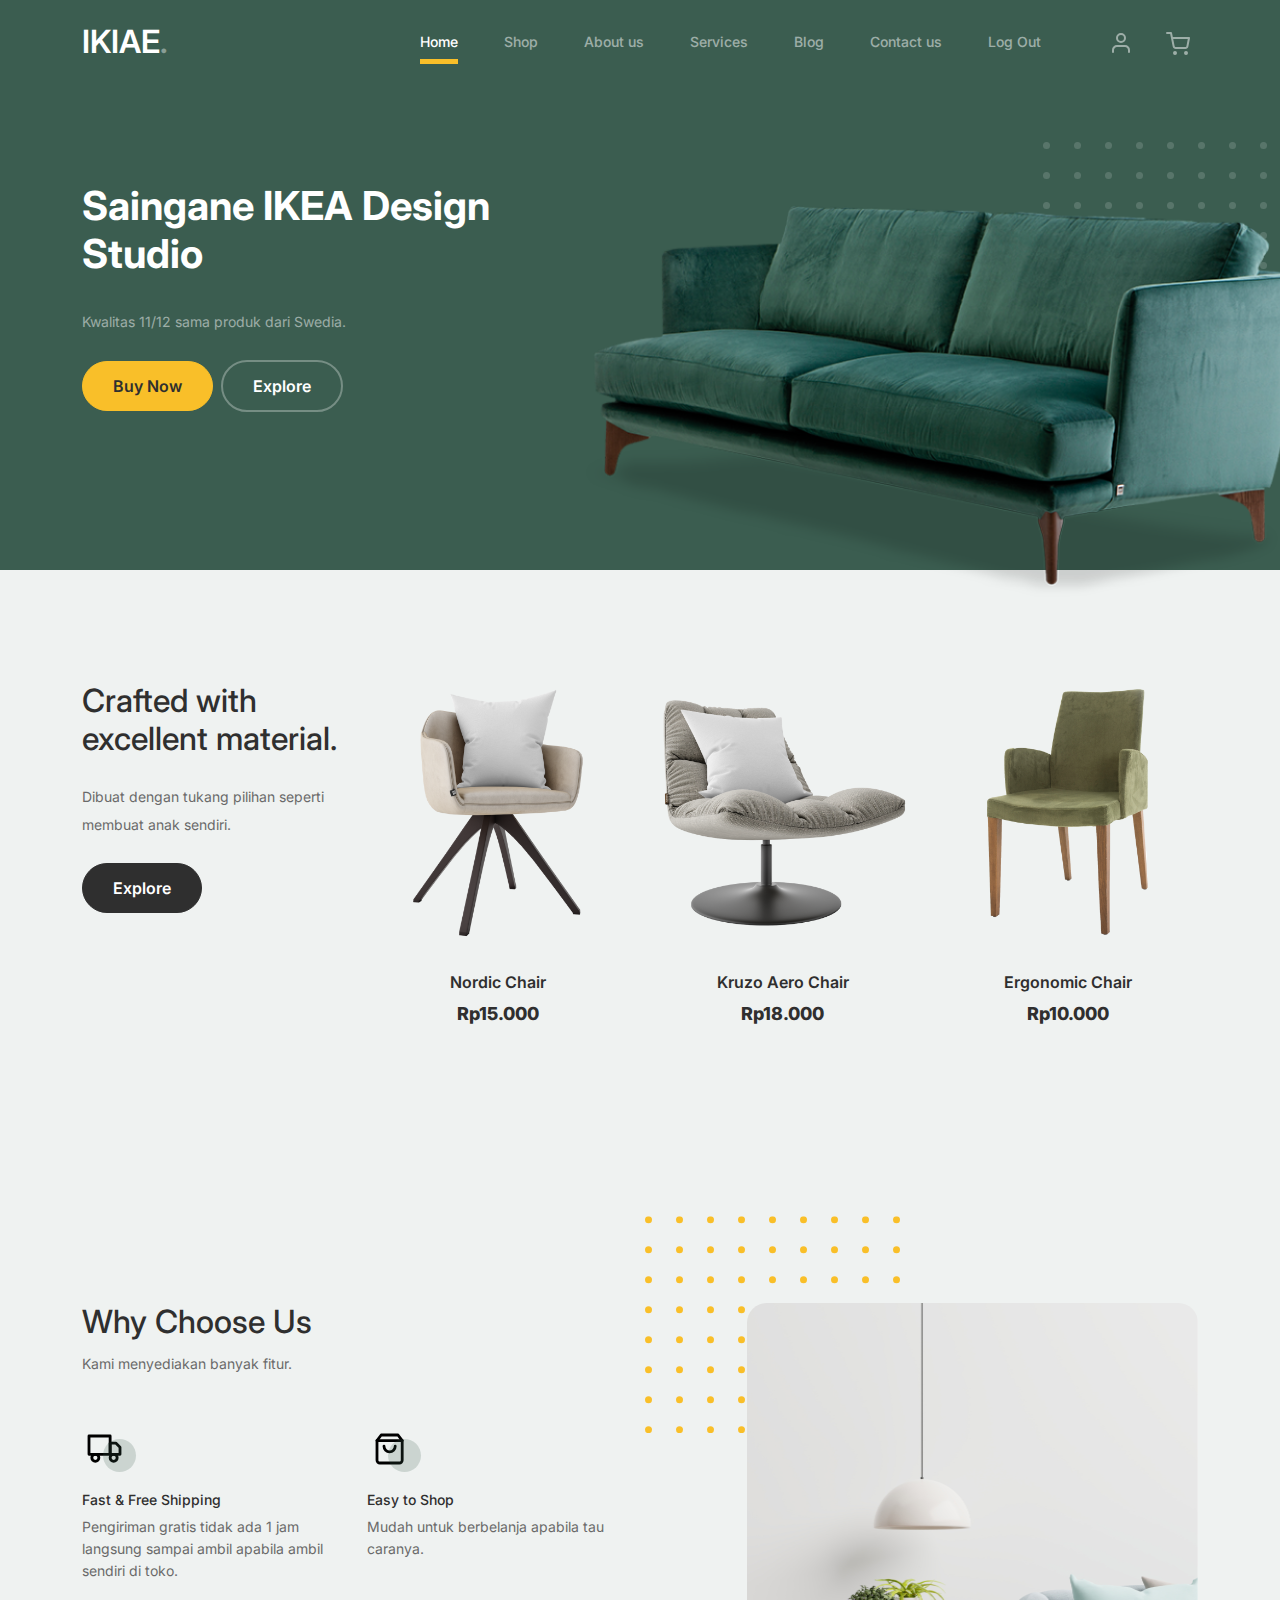
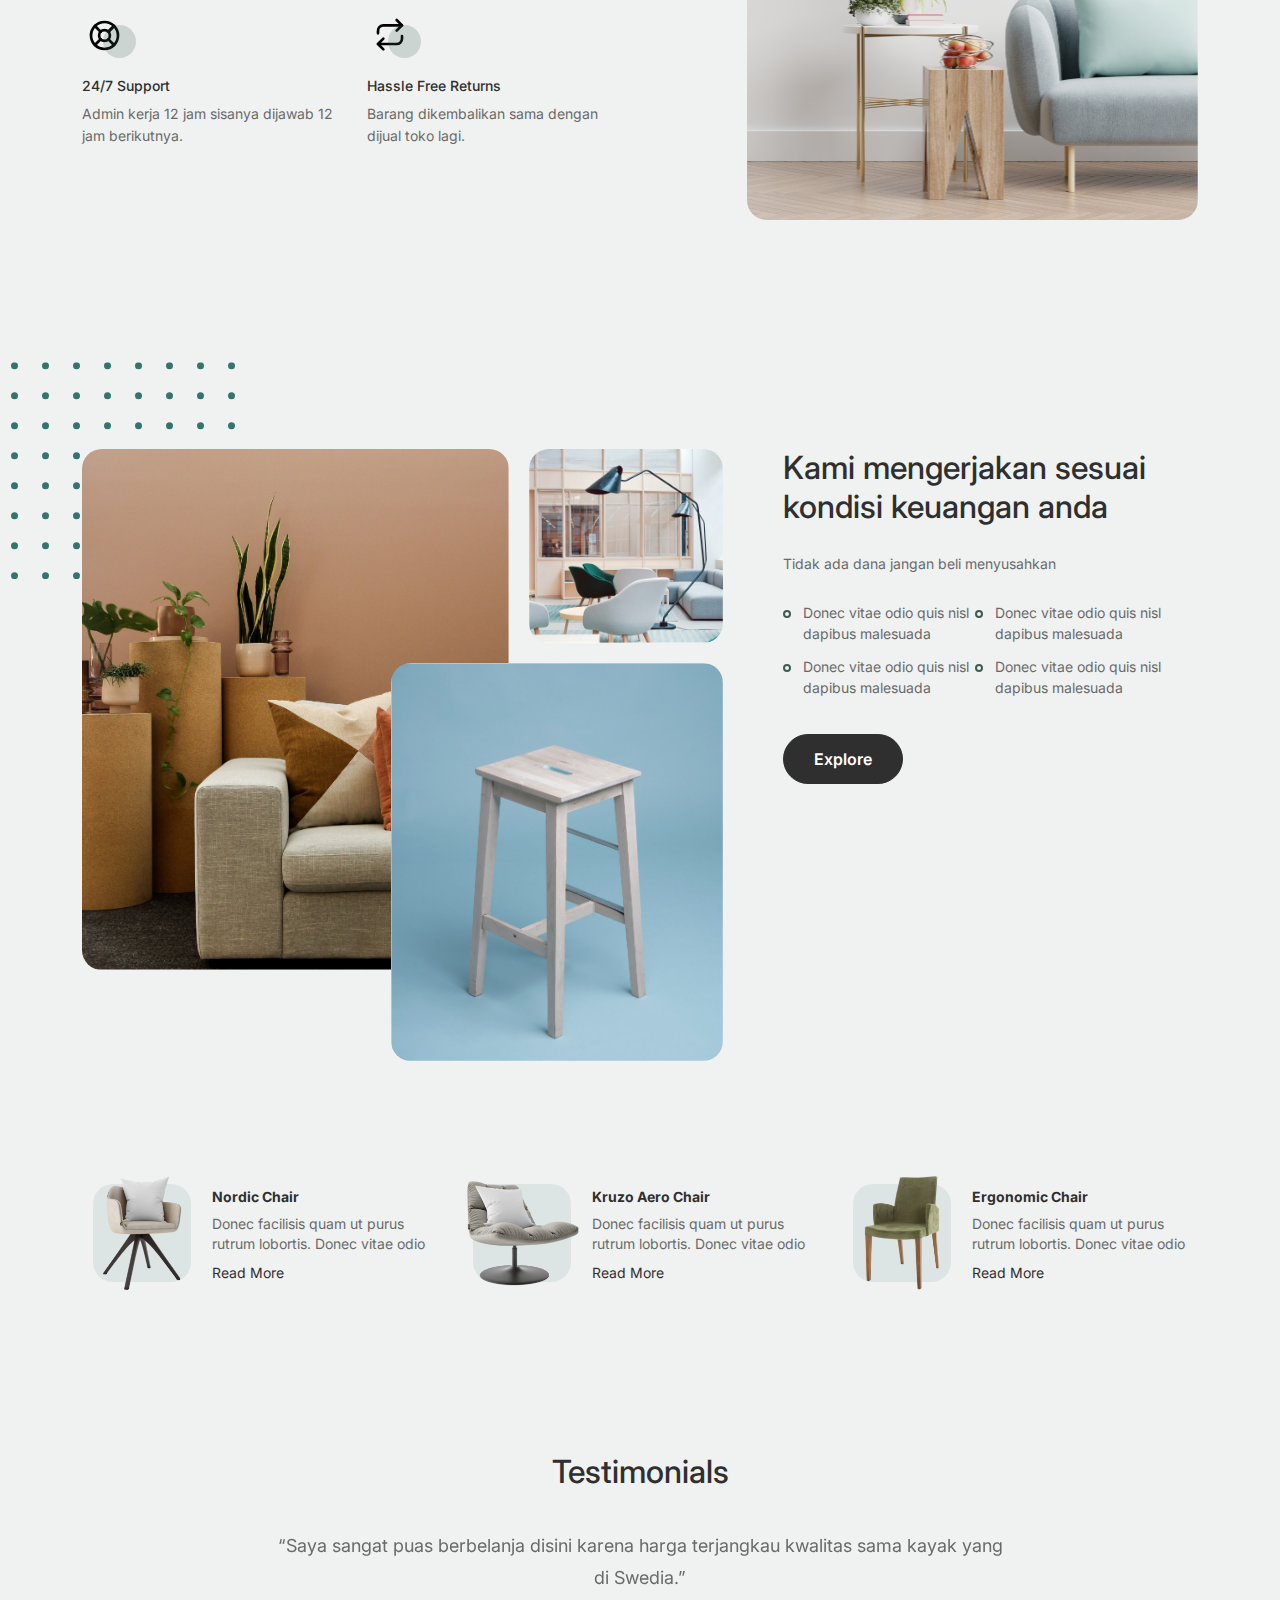
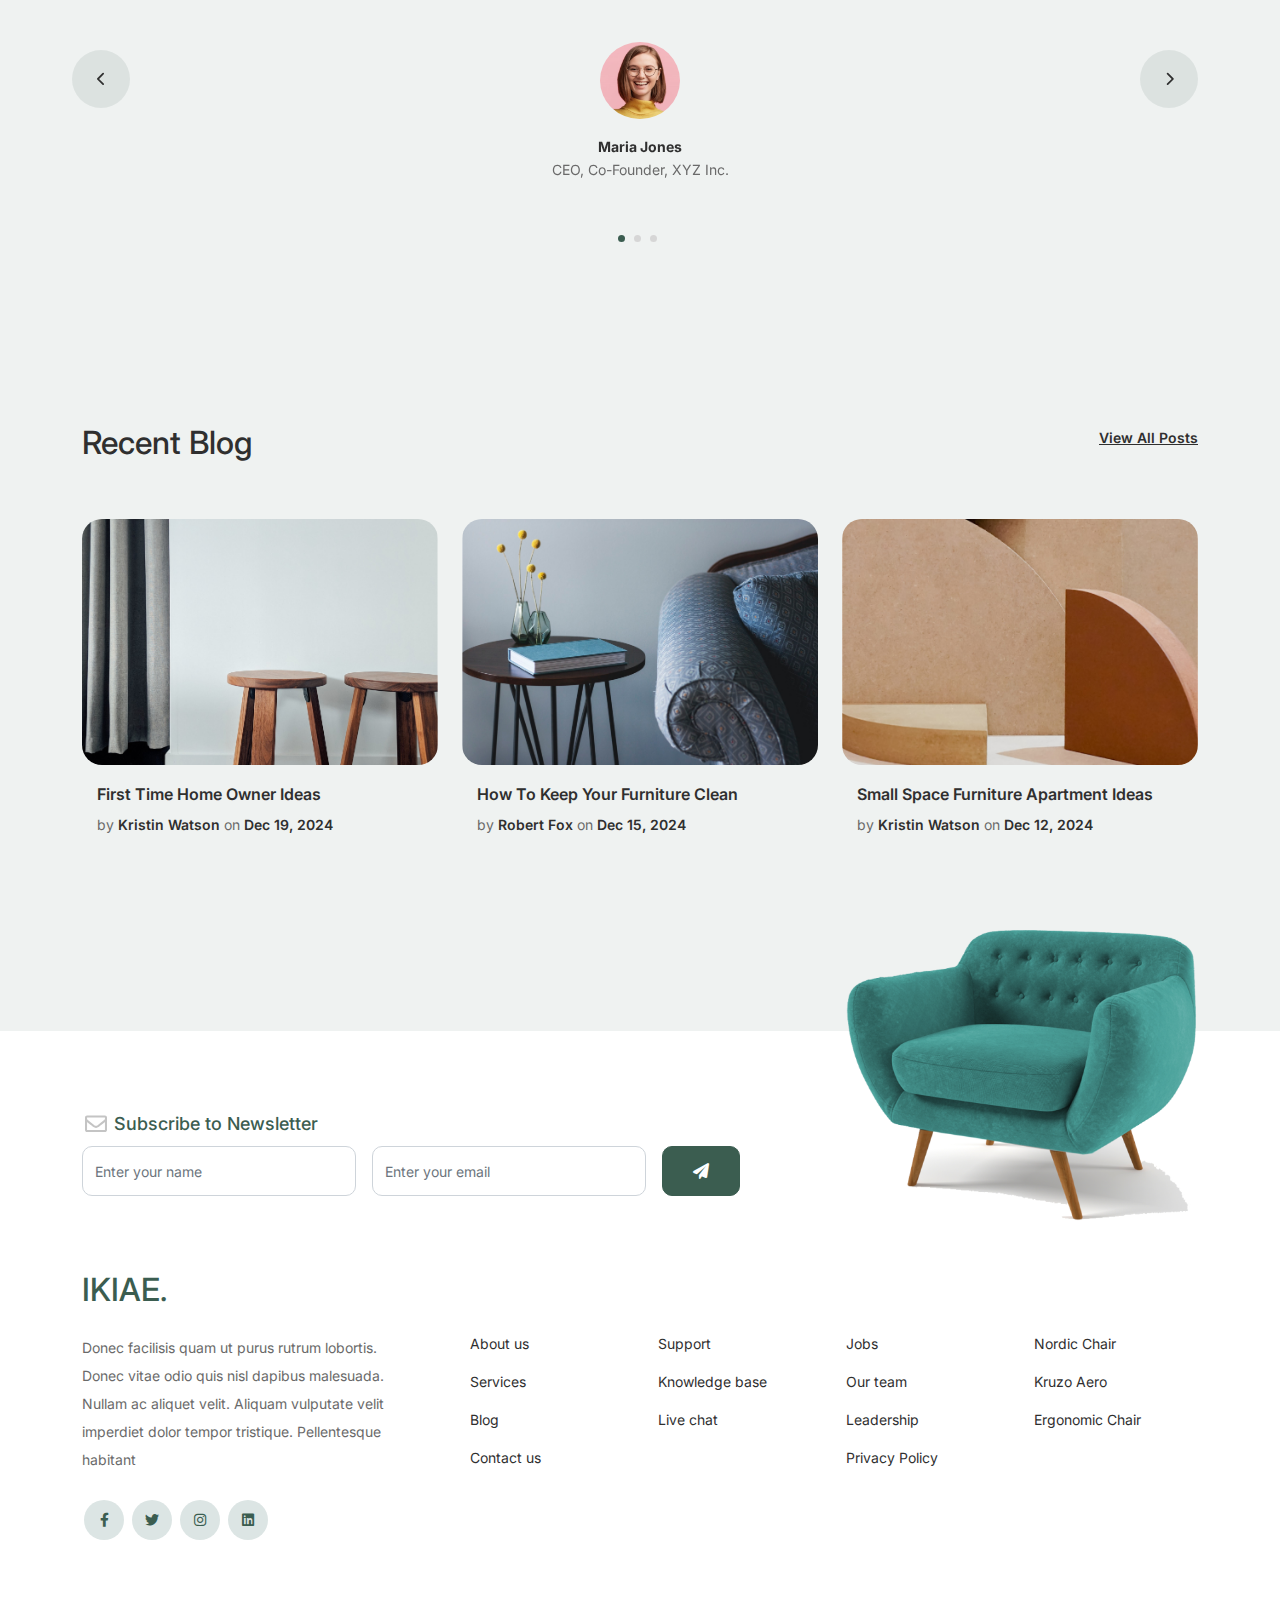
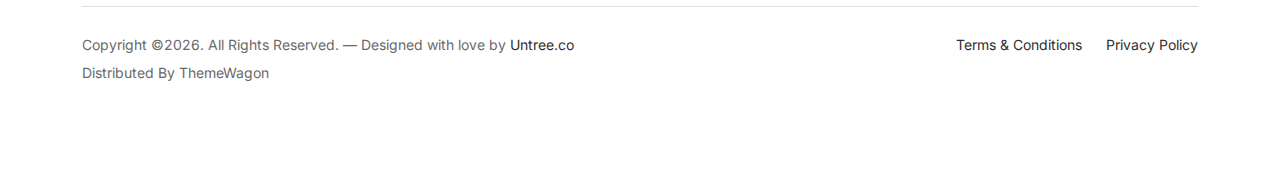
<file: index.html>
<!-- /*
* Bootstrap 5
* Template Name: Furni
* Template Author: Untree.co
* Template URI: https://untree.co/
* License: https://creativecommons.org/licenses/by/3.0/
*/ -->
<!doctype html>
<html lang="en">
<head>
  <meta charset="utf-8">
  <meta name="viewport" content="width=device-width, initial-scale=1, shrink-to-fit=no">
  <meta name="author" content="Untree.co">
  <link rel="shortcut icon" href="favicon.png">

  <meta name="description" content="" />
  <meta name="keywords" content="bootstrap, bootstrap4" />

		<!-- Bootstrap CSS -->
		<link href="css/bootstrap.min.css" rel="stylesheet">
		<link href="https://cdnjs.cloudflare.com/ajax/libs/font-awesome/6.0.0-beta3/css/all.min.css" rel="stylesheet">
		<link href="css/tiny-slider.css" rel="stylesheet">
		<link href="css/style.css" rel="stylesheet">
		<title>Furni Free Bootstrap 5 Template for Furniture and Interior Design Websites by Untree.co </title>
	</head>

	<body>

		<!-- Start Header/Navigation -->
		<nav class="custom-navbar navbar navbar navbar-expand-md navbar-dark bg-dark" arial-label="Furni navigation bar">

			<div class="container">
				<a class="navbar-brand" href="index.html">IKIAE<span>.</span></a>

				<button class="navbar-toggler" type="button" data-bs-toggle="collapse" data-bs-target="#navbarsFurni" aria-controls="navbarsFurni" aria-expanded="false" aria-label="Toggle navigation">
					<span class="navbar-toggler-icon"></span>
				</button>

				<div class="collapse navbar-collapse" id="navbarsFurni">
					<ul class="custom-navbar-nav navbar-nav ms-auto mb-2 mb-md-0">
						<li class="nav-item active">
							<a class="nav-link" href="index.html">Home</a>
						</li>
						<li><a class="nav-link" href="shop.html">Shop</a></li>
						<li><a class="nav-link" href="about.html">About us</a></li>
						<li><a class="nav-link" href="services.html">Services</a></li>
						<li><a class="nav-link" href="blog.html">Blog</a></li>
						<li><a class="nav-link" href="contact.html">Contact us</a></li>
						<li><a class="nav-link" href="logout.html">Log Out</a></li>
						
						

					<ul class="custom-navbar-cta navbar-nav mb-2 mb-md-0 ms-5">
						<li><a class="nav-link" href="login.html"><img src="images/user.svg"></a></li>
						<li><a class="nav-link" href="cart.html"><img src="images/cart.svg"></a></li>
					</ul>
				</div>
			</div>
				
		</nav>
		<!-- End Header/Navigation -->

		<!-- Start Hero Section -->
			<div class="hero">
				<div class="container">
					<div class="row justify-content-between">
						<div class="col-lg-5">
							<div class="intro-excerpt">
								<h1>Saingane IKEA <span clsas="d-block">Design Studio</span></h1>
								<p class="mb-4">Kwalitas 11/12 sama produk dari Swedia.</p>
								<p><a href="" class="btn btn-secondary me-2">Buy Now</a><a href="#" class="btn btn-white-outline">Explore</a></p>
							</div>
						</div>
						<div class="col-lg-7">
							<div class="hero-img-wrap">
								<img src="images/couch.png" class="img-fluid">
							</div>
						</div>
					</div>
				</div>
			</div>
		<!-- End Hero Section -->

		<!-- Start Product Section -->
		<div class="product-section">
			<div class="container">
				<div class="row">

					<!-- Start Column 1 -->
					<div class="col-md-12 col-lg-3 mb-5 mb-lg-0">
						<h2 class="mb-4 section-title">Crafted with excellent material.</h2>
						<p class="mb-4">Dibuat dengan tukang pilihan seperti membuat anak sendiri. </p>
						<p><a href="shop.html" class="btn">Explore</a></p>
					</div> 
					<!-- End Column 1 -->

					<!-- Start Column 2 -->
					<div class="col-12 col-md-4 col-lg-3 mb-5 mb-md-0">
						<a class="product-item" href="cart.html">
							<img src="images/product-1.png" class="img-fluid product-thumbnail">
							<h3 class="product-title">Nordic Chair</h3>
							<strong class="product-price">Rp15.000</strong>

							<span class="icon-cross">
								<img src="images/cross.svg" class="img-fluid">
							</span>
						</a>
					</div> 
					<!-- End Column 2 -->

					<!-- Start Column 3 -->
					<div class="col-12 col-md-4 col-lg-3 mb-5 mb-md-0">
						<a class="product-item" href="cart.html">
							<img src="images/product-2.png" class="img-fluid product-thumbnail">
							<h3 class="product-title">Kruzo Aero Chair</h3>
							<strong class="product-price">Rp18.000</strong>

							<span class="icon-cross">
								<img src="images/cross.svg" class="img-fluid">
							</span>
						</a>
					</div>
					<!-- End Column 3 -->

					<!-- Start Column 4 -->
					<div class="col-12 col-md-4 col-lg-3 mb-5 mb-md-0">
						<a class="product-item" href="cart.html">
							<img src="images/product-3.png" class="img-fluid product-thumbnail">
							<h3 class="product-title">Ergonomic Chair</h3>
							<strong class="product-price">Rp10.000</strong>

							<span class="icon-cross">
								<img src="images/cross.svg" class="img-fluid">
							</span>
						</a>
					</div>
					<!-- End Column 4 -->

				</div>
			</div>
		</div>
		<!-- End Product Section -->

		<!-- Start Why Choose Us Section -->
		<div class="why-choose-section">
			<div class="container">
				<div class="row justify-content-between">
					<div class="col-lg-6">
						<h2 class="section-title">Why Choose Us</h2>
						<p>Kami menyediakan banyak fitur.</p>

						<div class="row my-5">
							<div class="col-6 col-md-6">
								<div class="feature">
									<div class="icon">
										<img src="images/truck.svg" alt="Image" class="imf-fluid">
									</div>
									<h3>Fast &amp; Free Shipping</h3>
									<p>Pengiriman gratis tidak ada 1 jam langsung sampai ambil apabila ambil sendiri di toko.</p>
								</div>
							</div>

							<div class="col-6 col-md-6">
								<div class="feature">
									<div class="icon">
										<img src="images/bag.svg" alt="Image" class="imf-fluid">
									</div>
									<h3>Easy to Shop</h3>
									<p>Mudah untuk berbelanja apabila tau caranya.</p>
								</div>
							</div>

							<div class="col-6 col-md-6">
								<div class="feature">
									<div class="icon">
										<img src="images/support.svg" alt="Image" class="imf-fluid">
									</div>
									<h3>24/7 Support</h3>
									<p>Admin kerja 12 jam sisanya dijawab 12 jam berikutnya.</p>
								</div>
							</div>

							<div class="col-6 col-md-6">
								<div class="feature">
									<div class="icon">
										<img src="images/return.svg" alt="Image" class="imf-fluid">
									</div>
									<h3>Hassle Free Returns</h3>
									<p>Barang dikembalikan sama dengan dijual toko lagi.</p>
								</div>
							</div>

						</div>
					</div>

					<div class="col-lg-5">
						<div class="img-wrap">
							<img src="images/why-choose-us-img.jpg" alt="Image" class="img-fluid">
						</div>
					</div>

				</div>
			</div>
		</div>
		<!-- End Why Choose Us Section -->

		<!-- Start We Help Section -->
		<div class="we-help-section">
			<div class="container">
				<div class="row justify-content-between">
					<div class="col-lg-7 mb-5 mb-lg-0">
						<div class="imgs-grid">
							<div class="grid grid-1"><img src="images/img-grid-1.jpg" alt="Untree.co"></div>
							<div class="grid grid-2"><img src="images/img-grid-2.jpg" alt="Untree.co"></div>
							<div class="grid grid-3"><img src="images/img-grid-3.jpg" alt="Untree.co"></div>
						</div>
					</div>
					<div class="col-lg-5 ps-lg-5">
						<h2 class="section-title mb-4">Kami mengerjakan sesuai kondisi keuangan anda</h2>
						<p>Tidak ada dana jangan beli menyusahkan</p>

						<ul class="list-unstyled custom-list my-4">
							<li>Donec vitae odio quis nisl dapibus malesuada</li>
							<li>Donec vitae odio quis nisl dapibus malesuada</li>
							<li>Donec vitae odio quis nisl dapibus malesuada</li>
							<li>Donec vitae odio quis nisl dapibus malesuada</li>
						</ul>
						<p><a herf="#" class="btn">Explore</a></p>
					</div>
				</div>
			</div>
		</div>
		<!-- End We Help Section -->

		<!-- Start Popular Product -->
		<div class="popular-product">
			<div class="container">
				<div class="row">

					<div class="col-12 col-md-6 col-lg-4 mb-4 mb-lg-0">
						<div class="product-item-sm d-flex">
							<div class="thumbnail">
								<img src="images/product-1.png" alt="Image" class="img-fluid">
							</div>
							<div class="pt-3">
								<h3>Nordic Chair</h3>
								<p>Donec facilisis quam ut purus rutrum lobortis. Donec vitae odio </p>
								<p><a href="#">Read More</a></p>
							</div>
						</div>
					</div>

					<div class="col-12 col-md-6 col-lg-4 mb-4 mb-lg-0">
						<div class="product-item-sm d-flex">
							<div class="thumbnail">
								<img src="images/product-2.png" alt="Image" class="img-fluid">
							</div>
							<div class="pt-3">
								<h3>Kruzo Aero Chair</h3>
								<p>Donec facilisis quam ut purus rutrum lobortis. Donec vitae odio </p>
								<p><a href="#">Read More</a></p>
							</div>
						</div>
					</div>

					<div class="col-12 col-md-6 col-lg-4 mb-4 mb-lg-0">
						<div class="product-item-sm d-flex">
							<div class="thumbnail">
								<img src="images/product-3.png" alt="Image" class="img-fluid">
							</div>
							<div class="pt-3">
								<h3>Ergonomic Chair</h3>
								<p>Donec facilisis quam ut purus rutrum lobortis. Donec vitae odio </p>
								<p><a href="#">Read More</a></p>
							</div>
						</div>
					</div>

				</div>
			</div>
		</div>
		<!-- End Popular Product -->

		<!-- Start Testimonial Slider -->
		<div class="testimonial-section">
			<div class="container">
				<div class="row">
					<div class="col-lg-7 mx-auto text-center">
						<h2 class="section-title">Testimonials</h2>
					</div>
				</div>

				<div class="row justify-content-center">
					<div class="col-lg-12">
						<div class="testimonial-slider-wrap text-center">

							<div id="testimonial-nav">
								<span class="prev" data-controls="prev"><span class="fa fa-chevron-left"></span></span>
								<span class="next" data-controls="next"><span class="fa fa-chevron-right"></span></span>
							</div>

							<div class="testimonial-slider">
								
								<div class="item">
									<div class="row justify-content-center">
										<div class="col-lg-8 mx-auto">

											<div class="testimonial-block text-center">
												<blockquote class="mb-5">
													<p>&ldquo;Saya sangat puas berbelanja disini karena harga terjangkau kwalitas sama kayak yang di Swedia.&rdquo;</p>
												</blockquote>

												<div class="author-info">
													<div class="author-pic">
														<img src="images/person-1.png" alt="Maria Jones" class="img-fluid">
													</div>
													<h3 class="font-weight-bold">Maria Jones</h3>
													<span class="position d-block mb-3">CEO, Co-Founder, XYZ Inc.</span>
												</div>
											</div>

										</div>
									</div>
								</div> 
								<!-- END item -->

								<div class="item">
									<div class="row justify-content-center">
										<div class="col-lg-8 mx-auto">

											<div class="testimonial-block text-center">
												<blockquote class="mb-5">
													<p>&ldquo;Saya kembaran mbaknya sebelumnya.&rdquo;</p>
												</blockquote>

												<div class="author-info">
													<div class="author-pic">
														<img src="images/person_4.jpg" alt="Maria Jones" class="img-fluid">
													</div>
													<h3 class="font-weight-bold">Jones Maria</h3>
													<span class="position d-block mb-3">CEO, Co-Founder, XYZ Inc.</span>
												</div>
											</div>

										</div>
									</div>
								</div> 
								<!-- END item -->

								<div class="item">
									<div class="row justify-content-center">
										<div class="col-lg-8 mx-auto">

											<div class="testimonial-block text-center">
												<blockquote class="mb-5">
													<p>&ldquo;Yo ndak tau proyek saya mangkrak.&rdquo;</p>
												</blockquote>

												<div class="author-info">
													<div class="author-pic">
														<img src="images/person_3.jpg" alt="Maria Jones" class="img-fluid">
													</div>
													<h3 class="font-weight-bold">Mari Jon</h3>
													<span class="position d-block mb-3">CEO, Co-Founder, XYZ Inc.</span>
												</div>
											</div>

										</div>
									</div>
								</div> 
								<!-- END item -->

							</div>

						</div>
					</div>
				</div>
			</div>
		</div>
		<!-- End Testimonial Slider -->

		<!-- Start Blog Section -->
		<div class="blog-section">
			<div class="container">
				<div class="row mb-5">
					<div class="col-md-6">
						<h2 class="section-title">Recent Blog</h2>
					</div>
					<div class="col-md-6 text-start text-md-end">
						<a href="#" class="more">View All Posts</a>
					</div>
				</div>

				<div class="row">

					<div class="col-12 col-sm-6 col-md-4 mb-4 mb-md-0">
						<div class="post-entry">
							<a href="#" class="post-thumbnail"><img src="images/post-1.jpg" alt="Image" class="img-fluid"></a>
							<div class="post-content-entry">
								<h3><a href="#">First Time Home Owner Ideas</a></h3>
								<div class="meta">
									<span>by <a href="#">Kristin Watson</a></span> <span>on <a href="#">Dec 19, 2024</a></span>
								</div>
							</div>
						</div>
					</div>

					<div class="col-12 col-sm-6 col-md-4 mb-4 mb-md-0">
						<div class="post-entry">
							<a href="#" class="post-thumbnail"><img src="images/post-2.jpg" alt="Image" class="img-fluid"></a>
							<div class="post-content-entry">
								<h3><a href="#">How To Keep Your Furniture Clean</a></h3>
								<div class="meta">
									<span>by <a href="#">Robert Fox</a></span> <span>on <a href="#">Dec 15, 2024</a></span>
								</div>
							</div>
						</div>
					</div>

					<div class="col-12 col-sm-6 col-md-4 mb-4 mb-md-0">
						<div class="post-entry">
							<a href="#" class="post-thumbnail"><img src="images/post-3.jpg" alt="Image" class="img-fluid"></a>
							<div class="post-content-entry">
								<h3><a href="#">Small Space Furniture Apartment Ideas</a></h3>
								<div class="meta">
									<span>by <a href="#">Kristin Watson</a></span> <span>on <a href="#">Dec 12, 2024</a></span>
								</div>
							</div>
						</div>
					</div>

				</div>
			</div>
		</div>
		<!-- End Blog Section -->	

		<!-- Start Footer Section -->
		<footer class="footer-section">
			<div class="container relative">

				<div class="sofa-img">
					<img src="images/sofa.png" alt="Image" class="img-fluid">
				</div>

				<div class="row">
					<div class="col-lg-8">
						<div class="subscription-form">
							<h3 class="d-flex align-items-center"><span class="me-1"><img src="images/envelope-outline.svg" alt="Image" class="img-fluid"></span><span>Subscribe to Newsletter</span></h3>

							<form action="#" class="row g-3">
								<div class="col-auto">
									<input type="text" class="form-control" placeholder="Enter your name">
								</div>
								<div class="col-auto">
									<input type="email" class="form-control" placeholder="Enter your email">
								</div>
								<div class="col-auto">
									<button class="btn btn-primary">
										<span class="fa fa-paper-plane"></span>
									</button>
								</div>
							</form>

						</div>
					</div>
				</div>

				<div class="row g-5 mb-5">
					<div class="col-lg-4">
						<div class="mb-4 footer-logo-wrap"><a href="#" class="footer-logo">IKIAE<span>.</span></a></div>
						<p class="mb-4">Donec facilisis quam ut purus rutrum lobortis. Donec vitae odio quis nisl dapibus malesuada. Nullam ac aliquet velit. Aliquam vulputate velit imperdiet dolor tempor tristique. Pellentesque habitant</p>

						<ul class="list-unstyled custom-social">
							<li><a href="#"><span class="fa fa-brands fa-facebook-f"></span></a></li>
							<li><a href="#"><span class="fa fa-brands fa-twitter"></span></a></li>
							<li><a href="#"><span class="fa fa-brands fa-instagram"></span></a></li>
							<li><a href="#"><span class="fa fa-brands fa-linkedin"></span></a></li>
						</ul>
					</div>

					<div class="col-lg-8">
						<div class="row links-wrap">
							<div class="col-6 col-sm-6 col-md-3">
								<ul class="list-unstyled">
									<li><a href="#">About us</a></li>
									<li><a href="#">Services</a></li>
									<li><a href="#">Blog</a></li>
									<li><a href="#">Contact us</a></li>
								</ul>
							</div>

							<div class="col-6 col-sm-6 col-md-3">
								<ul class="list-unstyled">
									<li><a href="#">Support</a></li>
									<li><a href="#">Knowledge base</a></li>
									<li><a href="#">Live chat</a></li>
								</ul>
							</div>

							<div class="col-6 col-sm-6 col-md-3">
								<ul class="list-unstyled">
									<li><a href="#">Jobs</a></li>
									<li><a href="#">Our team</a></li>
									<li><a href="#">Leadership</a></li>
									<li><a href="#">Privacy Policy</a></li>
								</ul>
							</div>

							<div class="col-6 col-sm-6 col-md-3">
								<ul class="list-unstyled">
									<li><a href="#">Nordic Chair</a></li>
									<li><a href="#">Kruzo Aero</a></li>
									<li><a href="#">Ergonomic Chair</a></li>
								</ul>
							</div>
						</div>
					</div>

				</div>

				<div class="border-top copyright">
					<div class="row pt-4">
						<div class="col-lg-6">
							<p class="mb-2 text-center text-lg-start">Copyright &copy;<script>document.write(new Date().getFullYear());</script>. All Rights Reserved. &mdash; Designed with love by <a href="https://untree.co">Untree.co</a> Distributed By <a hreff="https://themewagon.com">ThemeWagon</a>  <!-- License information: https://untree.co/license/ -->
            </p>
						</div>

						<div class="col-lg-6 text-center text-lg-end">
							<ul class="list-unstyled d-inline-flex ms-auto">
								<li class="me-4"><a href="#">Terms &amp; Conditions</a></li>
								<li><a href="#">Privacy Policy</a></li>
							</ul>
						</div>

					</div>
				</div>

			</div>
		</footer>
		<!-- End Footer Section -->	


		<script src="js/bootstrap.bundle.min.js"></script>
		<script src="js/tiny-slider.js"></script>
		<script src="js/custom.js"></script>
	</body>

</html>
</file>
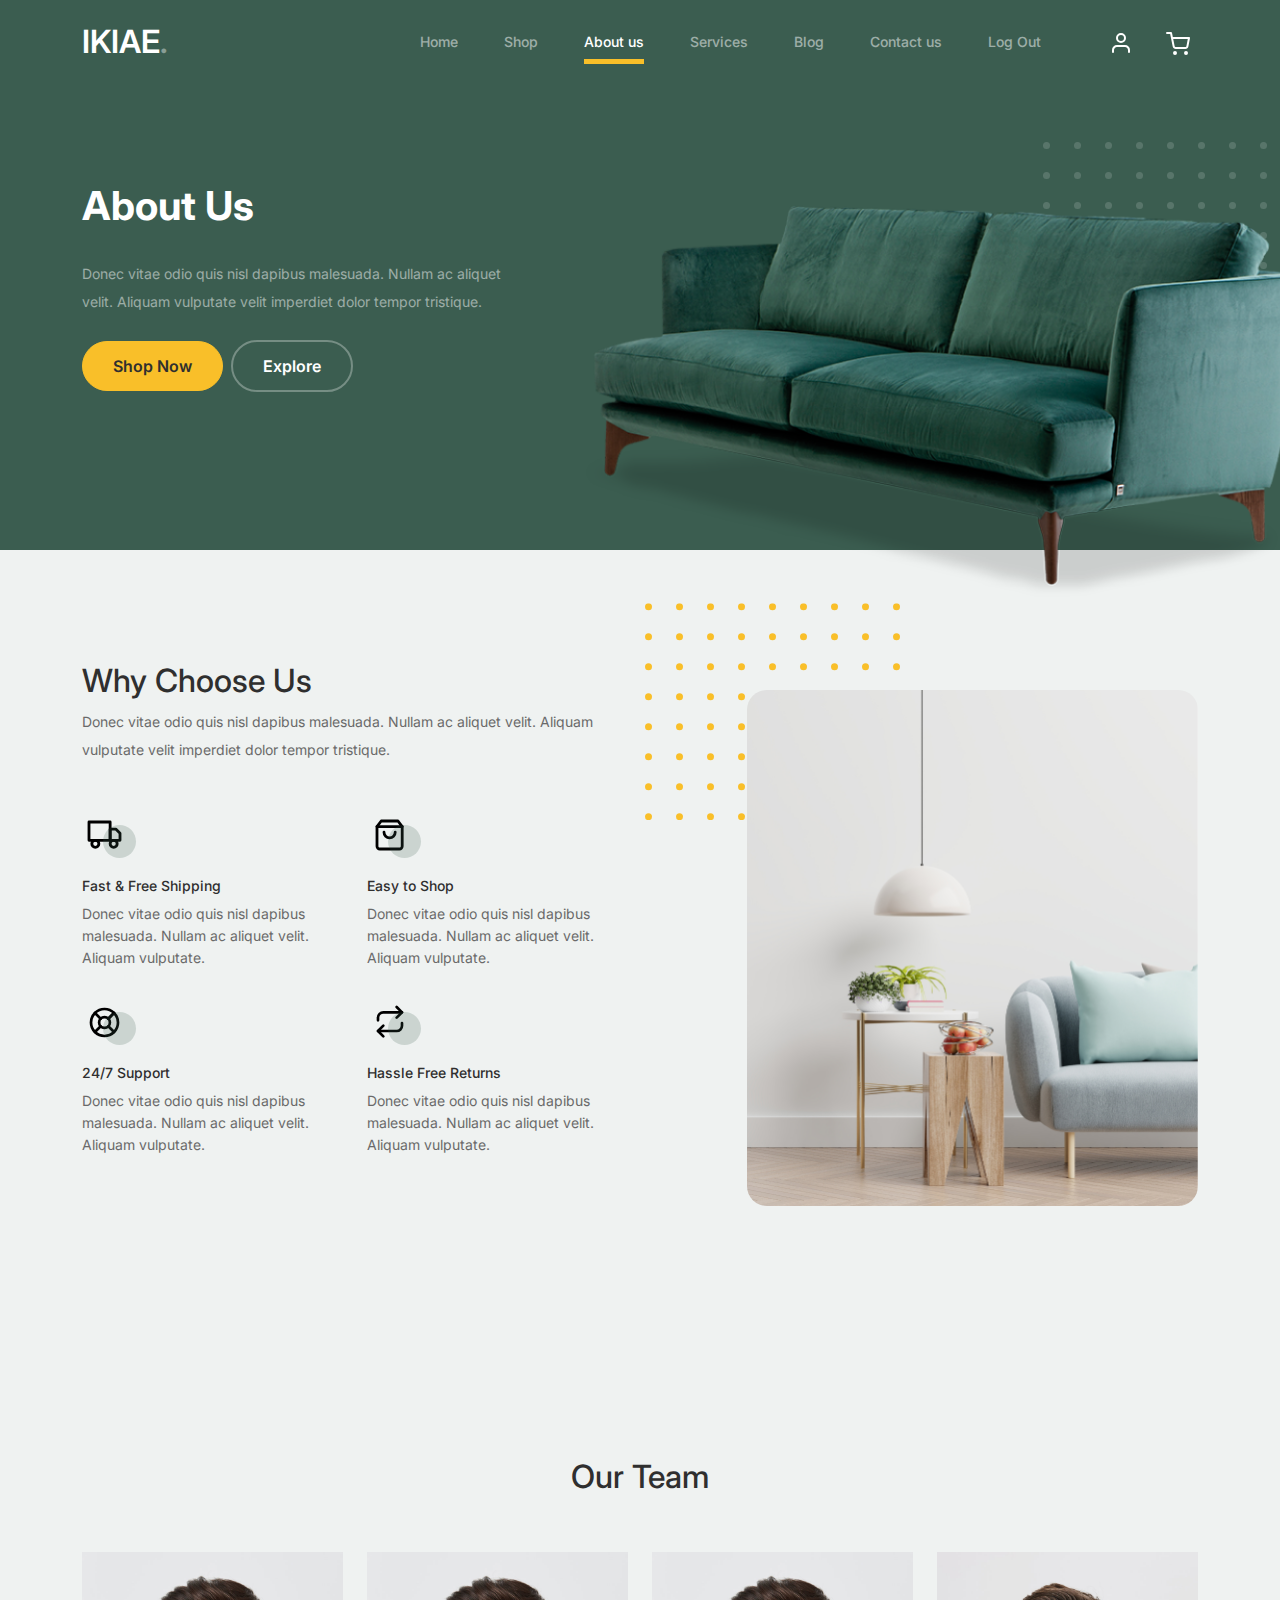
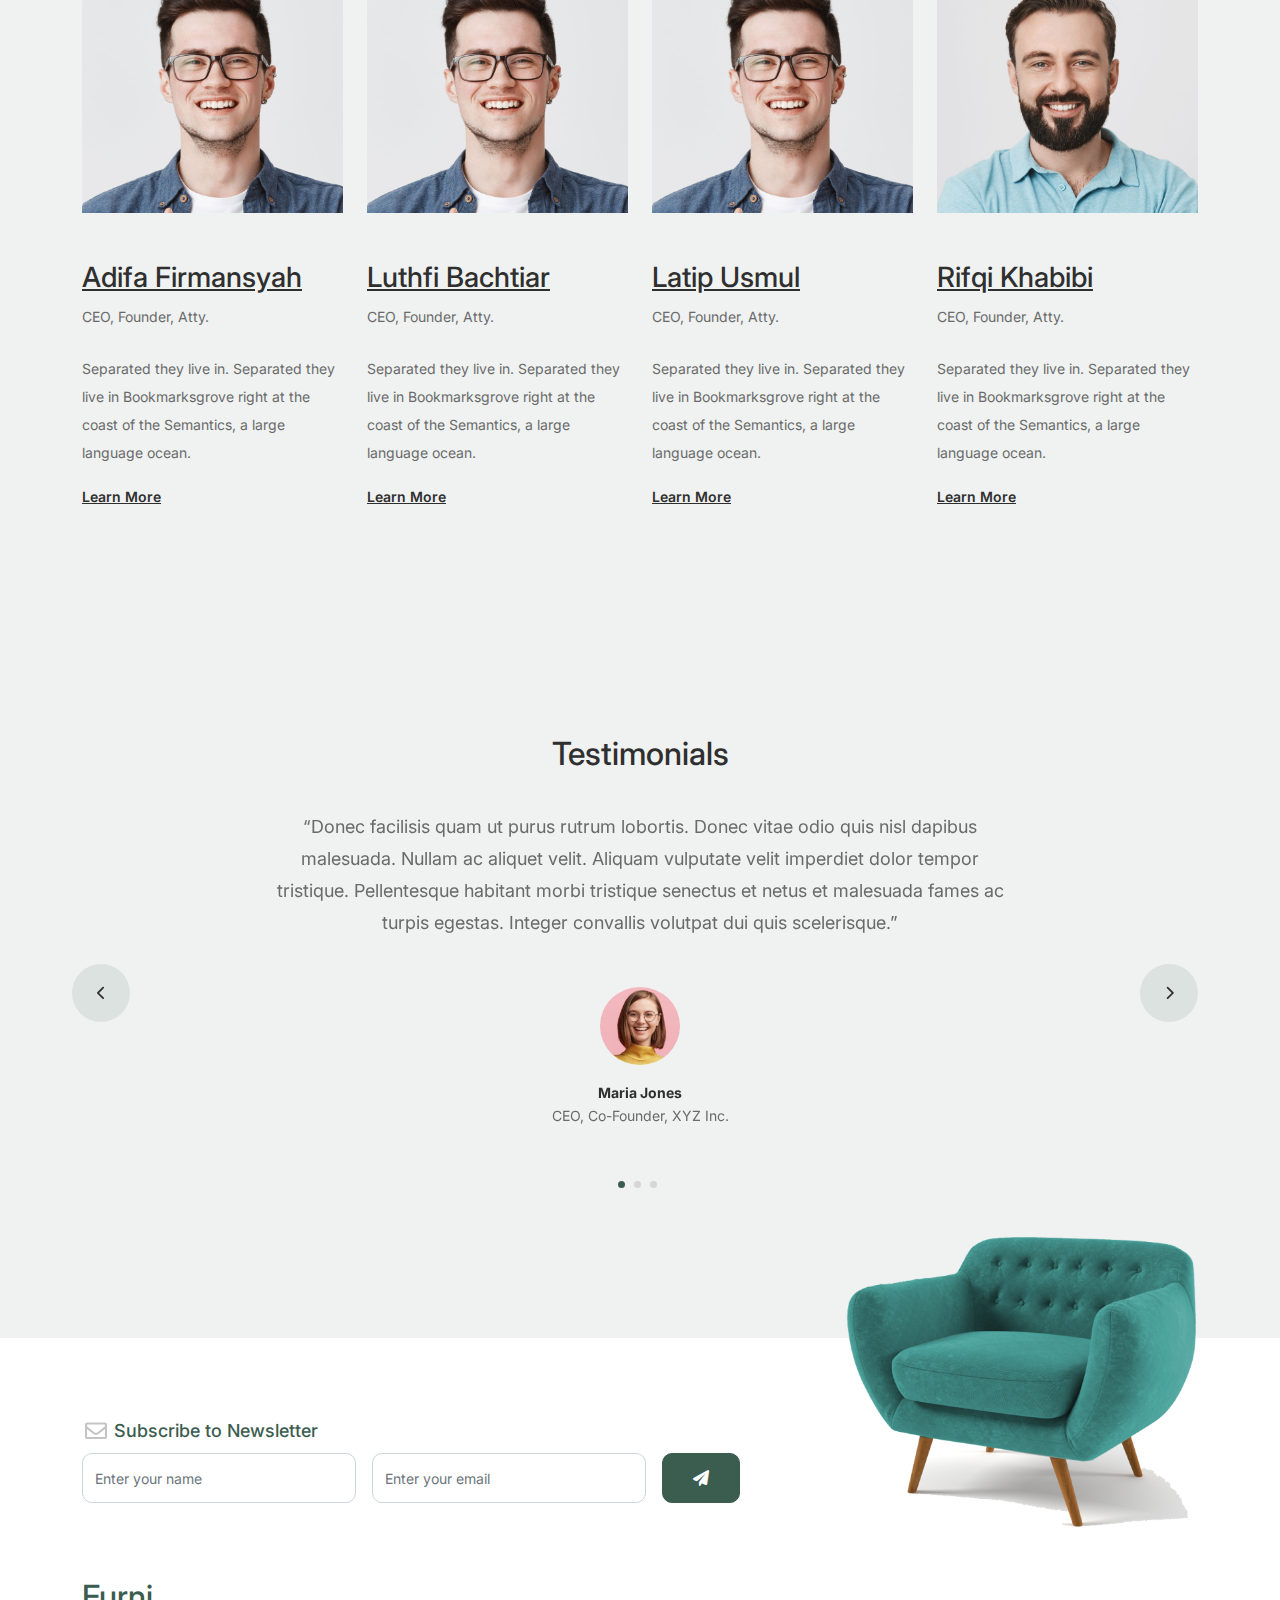
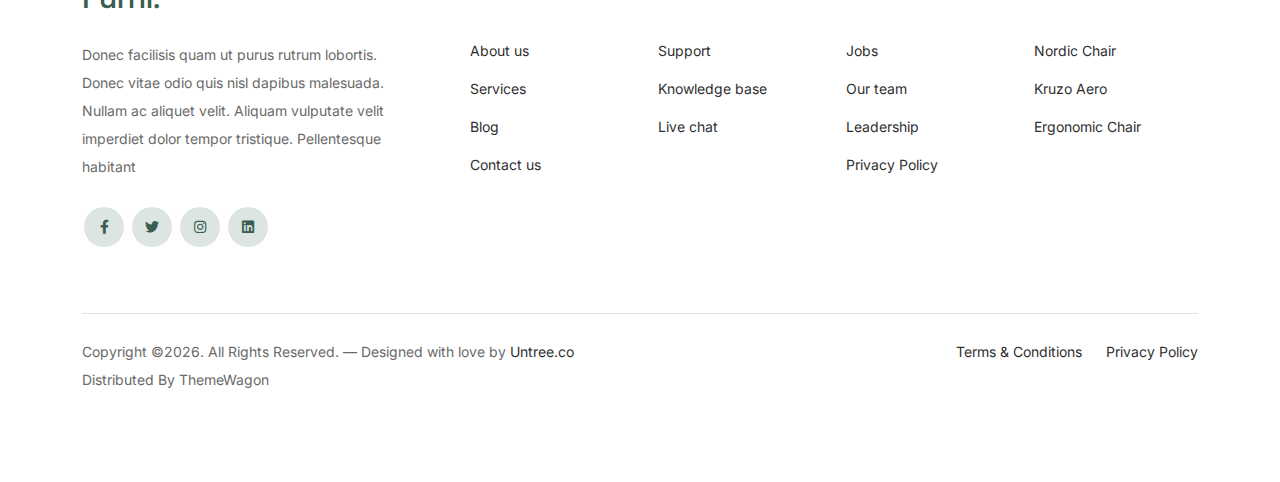
<file: about.html>
<!-- /*
* Bootstrap 5
* Template Name: Furni
* Template Author: Untree.co
* Template URI: https://untree.co/
* License: https://creativecommons.org/licenses/by/3.0/
*/ -->
<!doctype html>
<html lang="en">
<head>
  <meta charset="utf-8">
  <meta name="viewport" content="width=device-width, initial-scale=1, shrink-to-fit=no">
  <meta name="author" content="Untree.co">
  <link rel="shortcut icon" href="favicon.png">

  <meta name="description" content="" />
  <meta name="keywords" content="bootstrap, bootstrap4" />

		<!-- Bootstrap CSS -->
		<link href="css/bootstrap.min.css" rel="stylesheet">
		<link href="https://cdnjs.cloudflare.com/ajax/libs/font-awesome/6.0.0-beta3/css/all.min.css" rel="stylesheet">
		<link href="css/tiny-slider.css" rel="stylesheet">
		<link href="css/style.css" rel="stylesheet">
		<title>Furni Free Bootstrap 5 Template for Furniture and Interior Design Websites by Untree.co </title>
	</head>

	<body>

		<!-- Start Header/Navigation -->
		<nav class="custom-navbar navbar navbar navbar-expand-md navbar-dark bg-dark" arial-label="Furni navigation bar">

			<div class="container">
				<a class="navbar-brand" href="index.html">IKIAE<span>.</span></a>

				<button class="navbar-toggler" type="button" data-bs-toggle="collapse" data-bs-target="#navbarsFurni" aria-controls="navbarsFurni" aria-expanded="false" aria-label="Toggle navigation">
					<span class="navbar-toggler-icon"></span>
				</button>

				<div class="collapse navbar-collapse" id="navbarsFurni">
					<ul class="custom-navbar-nav navbar-nav ms-auto mb-2 mb-md-0">
						<li class="nav-item ">
							<a class="nav-link" href="index.html">Home</a>
						</li>
						<li><a class="nav-link" href="shop.html">Shop</a></li>
						<li class="active"><a class="nav-link" href="about.html">About us</a></li>
						<li><a class="nav-link" href="services.html">Services</a></li>
						<li><a class="nav-link" href="blog.html">Blog</a></li>
						<li><a class="nav-link" href="contact.html">Contact us</a></li>
						<li><a class="nav-link" href="logout.html">Log Out</a></li>
					</ul>

					<ul class="custom-navbar-cta navbar-nav mb-2 mb-md-0 ms-5">
						<li><a class="nav-link" href="login.html"><img src="images/user.svg"></a></li>
						<li><a class="nav-link" href="cart.html"><img src="images/cart.svg"></a></li>
					</ul>
				</div>
			</div>
				
		</nav>
		<!-- End Header/Navigation -->

		<!-- Start Hero Section -->
			<div class="hero">
				<div class="container">
					<div class="row justify-content-between">
						<div class="col-lg-5">
							<div class="intro-excerpt">
								<h1>About Us</h1>
								<p class="mb-4">Donec vitae odio quis nisl dapibus malesuada. Nullam ac aliquet velit. Aliquam vulputate velit imperdiet dolor tempor tristique.</p>
								<p><a href="" class="btn btn-secondary me-2">Shop Now</a><a href="#" class="btn btn-white-outline">Explore</a></p>
							</div>
						</div>
						<div class="col-lg-7">
							<div class="hero-img-wrap">
								<img src="images/couch.png" class="img-fluid">
							</div>
						</div>
					</div>
				</div>
			</div>
		<!-- End Hero Section -->

		

		<!-- Start Why Choose Us Section -->
		<div class="why-choose-section">
			<div class="container">
				<div class="row justify-content-between align-items-center">
					<div class="col-lg-6">
						<h2 class="section-title">Why Choose Us</h2>
						<p>Donec vitae odio quis nisl dapibus malesuada. Nullam ac aliquet velit. Aliquam vulputate velit imperdiet dolor tempor tristique.</p>

						<div class="row my-5">
							<div class="col-6 col-md-6">
								<div class="feature">
									<div class="icon">
										<img src="images/truck.svg" alt="Image" class="imf-fluid">
									</div>
									<h3>Fast &amp; Free Shipping</h3>
									<p>Donec vitae odio quis nisl dapibus malesuada. Nullam ac aliquet velit. Aliquam vulputate.</p>
								</div>
							</div>

							<div class="col-6 col-md-6">
								<div class="feature">
									<div class="icon">
										<img src="images/bag.svg" alt="Image" class="imf-fluid">
									</div>
									<h3>Easy to Shop</h3>
									<p>Donec vitae odio quis nisl dapibus malesuada. Nullam ac aliquet velit. Aliquam vulputate.</p>
								</div>
							</div>

							<div class="col-6 col-md-6">
								<div class="feature">
									<div class="icon">
										<img src="images/support.svg" alt="Image" class="imf-fluid">
									</div>
									<h3>24/7 Support</h3>
									<p>Donec vitae odio quis nisl dapibus malesuada. Nullam ac aliquet velit. Aliquam vulputate.</p>
								</div>
							</div>

							<div class="col-6 col-md-6">
								<div class="feature">
									<div class="icon">
										<img src="images/return.svg" alt="Image" class="imf-fluid">
									</div>
									<h3>Hassle Free Returns</h3>
									<p>Donec vitae odio quis nisl dapibus malesuada. Nullam ac aliquet velit. Aliquam vulputate.</p>
								</div>
							</div>

						</div>
					</div>

					<div class="col-lg-5">
						<div class="img-wrap">
							<img src="images/why-choose-us-img.jpg" alt="Image" class="img-fluid">
						</div>
					</div>

				</div>
			</div>
		</div>
		<!-- End Why Choose Us Section -->

		<!-- Start Team Section -->
		<div class="untree_co-section">
			<div class="container">

				<div class="row mb-5">
					<div class="col-lg-5 mx-auto text-center">
						<h2 class="section-title">Our Team</h2>
					</div>
				</div>

				<div class="row">

					<!-- Start Column 1 -->
					<div class="col-12 col-md-6 col-lg-3 mb-5 mb-md-0">
						<img src="images/person_3.jpg" class="img-fluid mb-5">
						<h3 clas><a href="#"><span class="">Adifa </span>Firmansyah</a></h3>
            <span class="d-block position mb-4">CEO, Founder, Atty.</span>
            <p>Separated they live in.
            Separated they live in Bookmarksgrove right at the coast of the Semantics, a large language ocean.</p>
            <p class="mb-0"><a href="#" class="more dark">Learn More <span class="icon-arrow_forward"></span></a></p>
					</div> 
					<!-- End Column 1 -->

					<!-- Start Column 2 -->
					<div class="col-12 col-md-6 col-lg-3 mb-5 mb-md-0">
						<img src="images/person_3.jpg" class="img-fluid mb-5">

						<h3 clas><a href="#"><span class="">Luthfi</span> Bachtiar</a></h3>
            <span class="d-block position mb-4">CEO, Founder, Atty.</span>
            <p>Separated they live in.
            Separated they live in Bookmarksgrove right at the coast of the Semantics, a large language ocean.</p>
            <p class="mb-0"><a href="#" class="more dark">Learn More <span class="icon-arrow_forward"></span></a></p>

					</div> 
					<!-- End Column 2 -->

					<!-- Start Column 3 -->
					<div class="col-12 col-md-6 col-lg-3 mb-5 mb-md-0">
						<img src="images/person_3.jpg" class="img-fluid mb-5">
						<h3 clas><a href="#"><span class="">Latip</span> Usmul</a></h3>
            <span class="d-block position mb-4">CEO, Founder, Atty.</span>
            <p>Separated they live in.
            Separated they live in Bookmarksgrove right at the coast of the Semantics, a large language ocean.</p>
            <p class="mb-0"><a href="#" class="more dark">Learn More <span class="icon-arrow_forward"></span></a></p>
					</div> 
					<!-- End Column 3 -->

					<!-- Start Column 4 -->
					<div class="col-12 col-md-6 col-lg-3 mb-5 mb-md-0">
						<img src="images/person_2.jpg" class="img-fluid mb-5">

						<h3 clas><a href="#"><span class="">Rifqi</span> Khabibi</a></h3>
            <span class="d-block position mb-4">CEO, Founder, Atty.</span>
            <p>Separated they live in.
            Separated they live in Bookmarksgrove right at the coast of the Semantics, a large language ocean.</p>
            <p class="mb-0"><a href="#" class="more dark">Learn More <span class="icon-arrow_forward"></span></a></p>

          
					</div> 
					<!-- End Column 4 -->

					

				</div>
			</div>
		</div>
		<!-- End Team Section -->

		

		<!-- Start Testimonial Slider -->
		<div class="testimonial-section before-footer-section">
			<div class="container">
				<div class="row">
					<div class="col-lg-7 mx-auto text-center">
						<h2 class="section-title">Testimonials</h2>
					</div>
				</div>

				<div class="row justify-content-center">
					<div class="col-lg-12">
						<div class="testimonial-slider-wrap text-center">

							<div id="testimonial-nav">
								<span class="prev" data-controls="prev"><span class="fa fa-chevron-left"></span></span>
								<span class="next" data-controls="next"><span class="fa fa-chevron-right"></span></span>
							</div>

							<div class="testimonial-slider">
								
								<div class="item">
									<div class="row justify-content-center">
										<div class="col-lg-8 mx-auto">

											<div class="testimonial-block text-center">
												<blockquote class="mb-5">
													<p>&ldquo;Donec facilisis quam ut purus rutrum lobortis. Donec vitae odio quis nisl dapibus malesuada. Nullam ac aliquet velit. Aliquam vulputate velit imperdiet dolor tempor tristique. Pellentesque habitant morbi tristique senectus et netus et malesuada fames ac turpis egestas. Integer convallis volutpat dui quis scelerisque.&rdquo;</p>
												</blockquote>

												<div class="author-info">
													<div class="author-pic">
														<img src="images/person-1.png" alt="Maria Jones" class="img-fluid">
													</div>
													<h3 class="font-weight-bold">Maria Jones</h3>
													<span class="position d-block mb-3">CEO, Co-Founder, XYZ Inc.</span>
												</div>
											</div>

										</div>
									</div>
								</div> 
								<!-- END item -->

								<div class="item">
									<div class="row justify-content-center">
										<div class="col-lg-8 mx-auto">

											<div class="testimonial-block text-center">
												<blockquote class="mb-5">
													<p>&ldquo;Donec facilisis quam ut purus rutrum lobortis. Donec vitae odio quis nisl dapibus malesuada. Nullam ac aliquet velit. Aliquam vulputate velit imperdiet dolor tempor tristique. Pellentesque habitant morbi tristique senectus et netus et malesuada fames ac turpis egestas. Integer convallis volutpat dui quis scelerisque.&rdquo;</p>
												</blockquote>

												<div class="author-info">
													<div class="author-pic">
														<img src="images/person-1.png" alt="Maria Jones" class="img-fluid">
													</div>
													<h3 class="font-weight-bold">Maria Jones</h3>
													<span class="position d-block mb-3">CEO, Co-Founder, XYZ Inc.</span>
												</div>
											</div>

										</div>
									</div>
								</div> 
								<!-- END item -->

								<div class="item">
									<div class="row justify-content-center">
										<div class="col-lg-8 mx-auto">

											<div class="testimonial-block text-center">
												<blockquote class="mb-5">
													<p>&ldquo;Donec facilisis quam ut purus rutrum lobortis. Donec vitae odio quis nisl dapibus malesuada. Nullam ac aliquet velit. Aliquam vulputate velit imperdiet dolor tempor tristique. Pellentesque habitant morbi tristique senectus et netus et malesuada fames ac turpis egestas. Integer convallis volutpat dui quis scelerisque.&rdquo;</p>
												</blockquote>

												<div class="author-info">
													<div class="author-pic">
														<img src="images/person-1.png" alt="Maria Jones" class="img-fluid">
													</div>
													<h3 class="font-weight-bold">Maria Jones</h3>
													<span class="position d-block mb-3">CEO, Co-Founder, XYZ Inc.</span>
												</div>
											</div>

										</div>
									</div>
								</div> 
								<!-- END item -->

							</div>

						</div>
					</div>
				</div>
			</div>
		</div>
		<!-- End Testimonial Slider -->

		

		<!-- Start Footer Section -->
		<footer class="footer-section">
			<div class="container relative">

				<div class="sofa-img">
					<img src="images/sofa.png" alt="Image" class="img-fluid">
				</div>

				<div class="row">
					<div class="col-lg-8">
						<div class="subscription-form">
							<h3 class="d-flex align-items-center"><span class="me-1"><img src="images/envelope-outline.svg" alt="Image" class="img-fluid"></span><span>Subscribe to Newsletter</span></h3>

							<form action="#" class="row g-3">
								<div class="col-auto">
									<input type="text" class="form-control" placeholder="Enter your name">
								</div>
								<div class="col-auto">
									<input type="email" class="form-control" placeholder="Enter your email">
								</div>
								<div class="col-auto">
									<button class="btn btn-primary">
										<span class="fa fa-paper-plane"></span>
									</button>
								</div>
							</form>

						</div>
					</div>
				</div>

				<div class="row g-5 mb-5">
					<div class="col-lg-4">
						<div class="mb-4 footer-logo-wrap"><a href="#" class="footer-logo">Furni<span>.</span></a></div>
						<p class="mb-4">Donec facilisis quam ut purus rutrum lobortis. Donec vitae odio quis nisl dapibus malesuada. Nullam ac aliquet velit. Aliquam vulputate velit imperdiet dolor tempor tristique. Pellentesque habitant</p>

						<ul class="list-unstyled custom-social">
							<li><a href="#"><span class="fa fa-brands fa-facebook-f"></span></a></li>
							<li><a href="#"><span class="fa fa-brands fa-twitter"></span></a></li>
							<li><a href="#"><span class="fa fa-brands fa-instagram"></span></a></li>
							<li><a href="#"><span class="fa fa-brands fa-linkedin"></span></a></li>
						</ul>
					</div>

					<div class="col-lg-8">
						<div class="row links-wrap">
							<div class="col-6 col-sm-6 col-md-3">
								<ul class="list-unstyled">
									<li><a href="#">About us</a></li>
									<li><a href="#">Services</a></li>
									<li><a href="#">Blog</a></li>
									<li><a href="#">Contact us</a></li>
								</ul>
							</div>

							<div class="col-6 col-sm-6 col-md-3">
								<ul class="list-unstyled">
									<li><a href="#">Support</a></li>
									<li><a href="#">Knowledge base</a></li>
									<li><a href="#">Live chat</a></li>
								</ul>
							</div>

							<div class="col-6 col-sm-6 col-md-3">
								<ul class="list-unstyled">
									<li><a href="#">Jobs</a></li>
									<li><a href="#">Our team</a></li>
									<li><a href="#">Leadership</a></li>
									<li><a href="#">Privacy Policy</a></li>
								</ul>
							</div>

							<div class="col-6 col-sm-6 col-md-3">
								<ul class="list-unstyled">
									<li><a href="#">Nordic Chair</a></li>
									<li><a href="#">Kruzo Aero</a></li>
									<li><a href="#">Ergonomic Chair</a></li>
								</ul>
							</div>
						</div>
					</div>

				</div>

				<div class="border-top copyright">
					<div class="row pt-4">
						<div class="col-lg-6">
							<p class="mb-2 text-center text-lg-start">Copyright &copy;<script>document.write(new Date().getFullYear());</script>. All Rights Reserved. &mdash; Designed with love by <a href="https://untree.co">Untree.co</a> Distributed By <a hreff="https://themewagon.com">ThemeWagon</a>  <!-- License information: https://untree.co/license/ -->
            </p>
						</div>

						<div class="col-lg-6 text-center text-lg-end">
							<ul class="list-unstyled d-inline-flex ms-auto">
								<li class="me-4"><a href="#">Terms &amp; Conditions</a></li>
								<li><a href="#">Privacy Policy</a></li>
							</ul>
						</div>

					</div>
				</div>

			</div>
		</footer>
		<!-- End Footer Section -->	


		<script src="js/bootstrap.bundle.min.js"></script>
		<script src="js/tiny-slider.js"></script>
		<script src="js/custom.js"></script>
	</body>

</html>
</file>
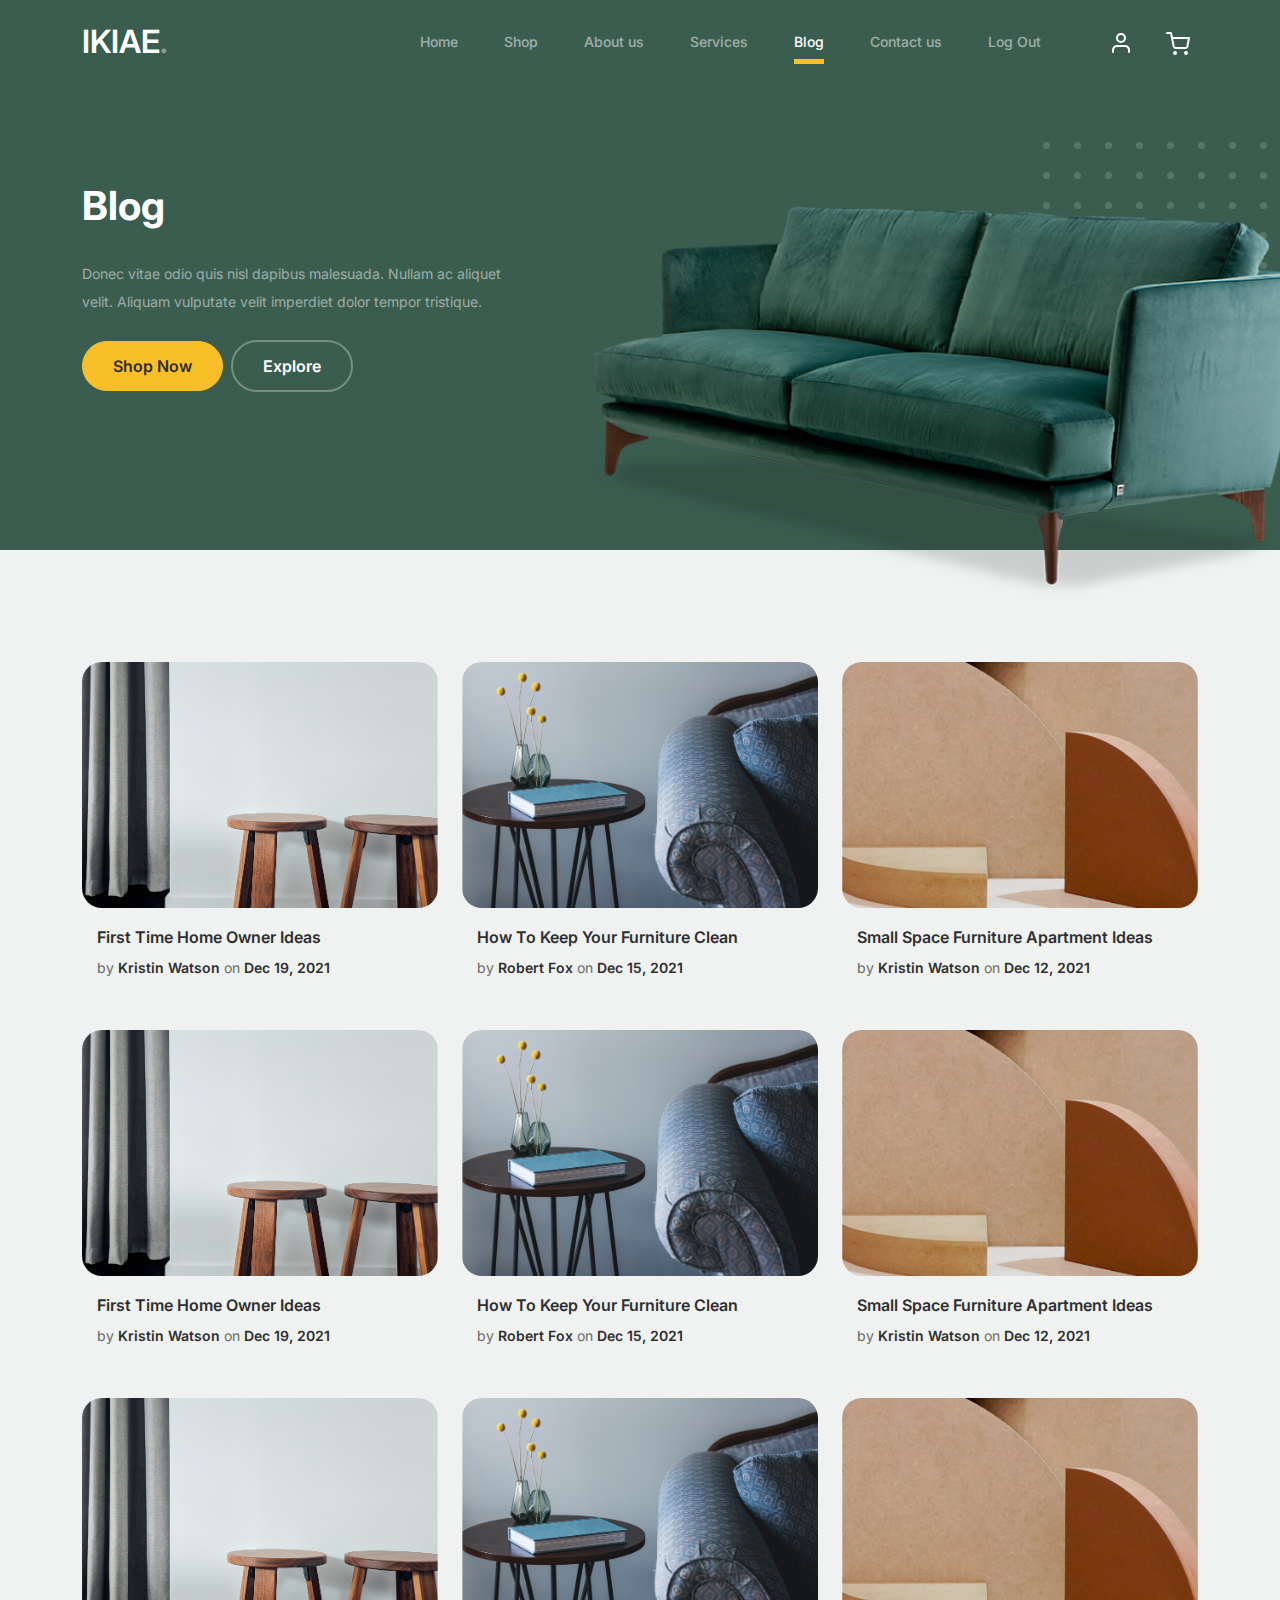
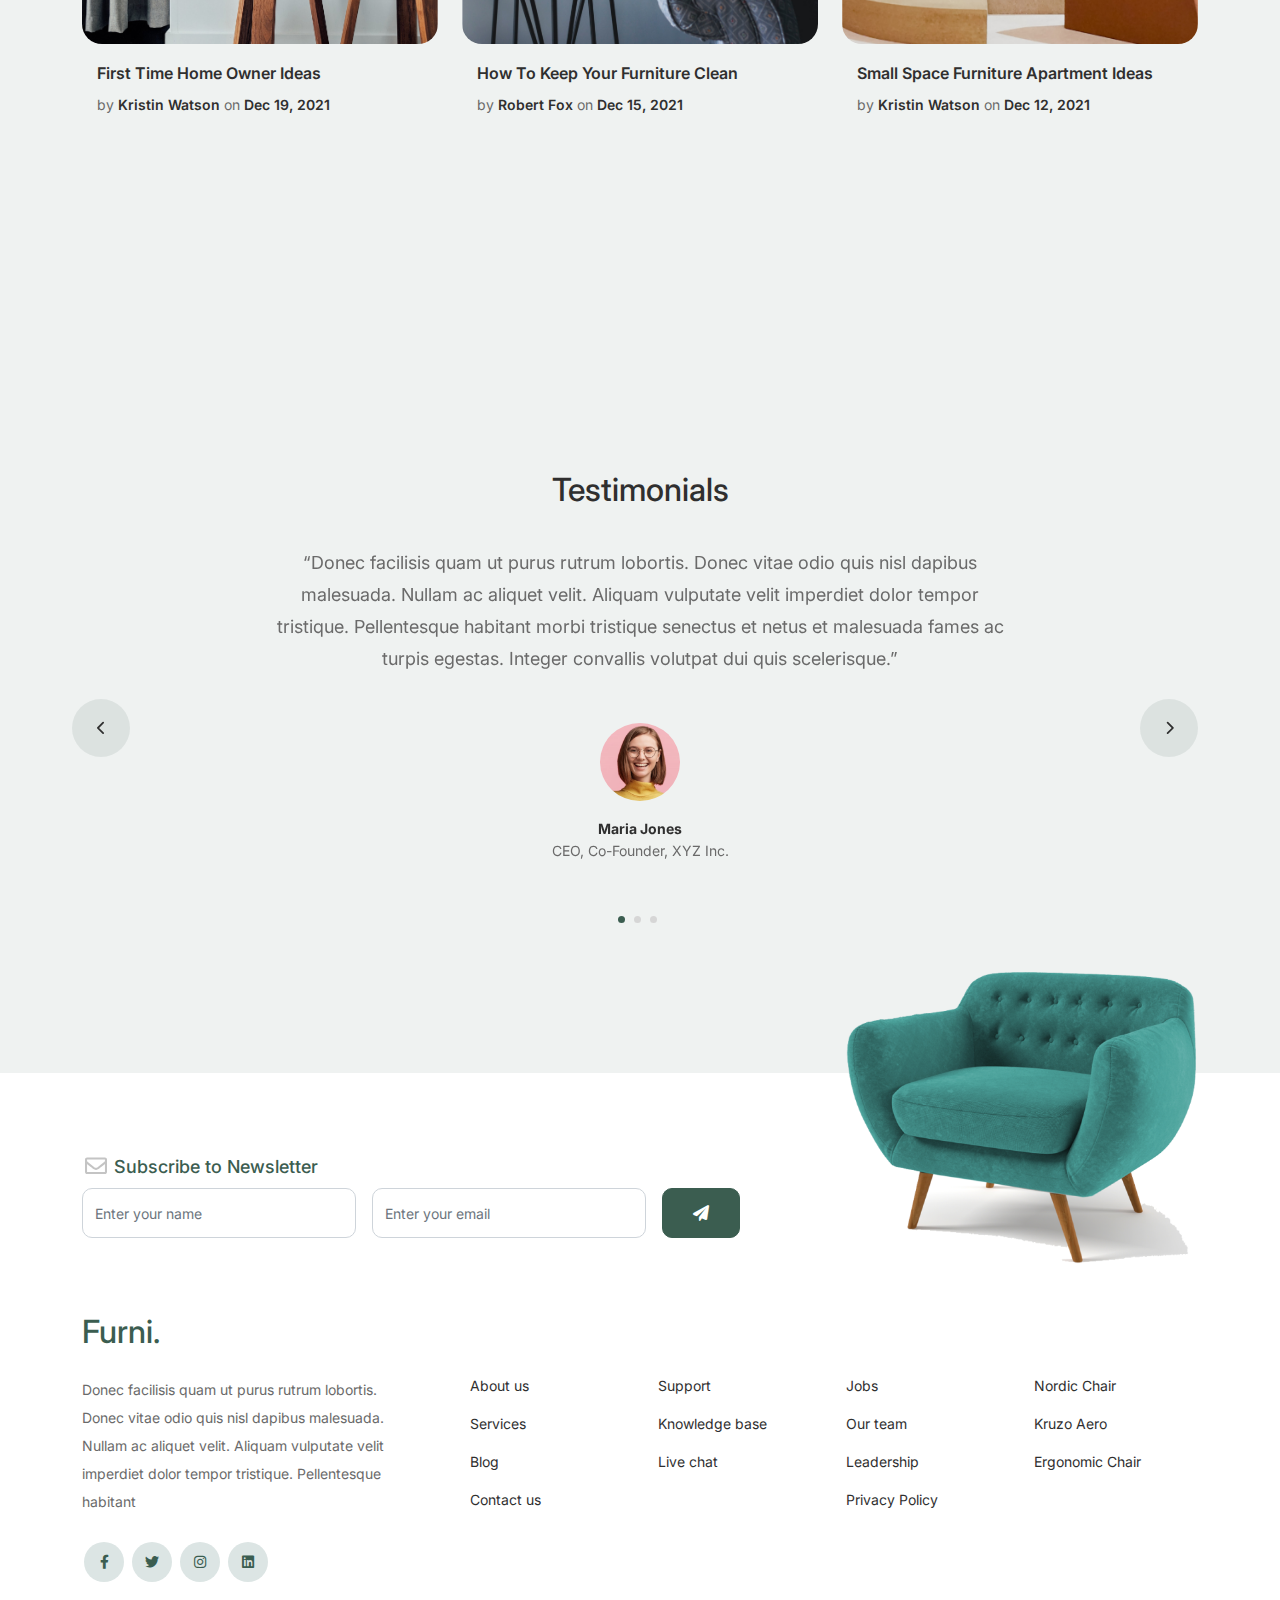
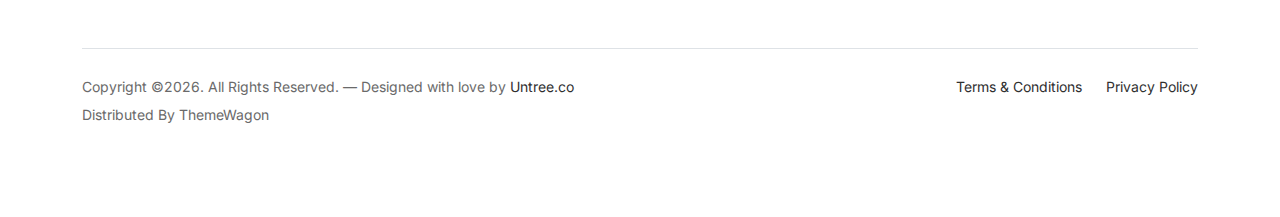
<file: blog.html>
<!-- /*
* Bootstrap 5
* Template Name: Furni
* Template Author: Untree.co
* Template URI: https://untree.co/
* License: https://creativecommons.org/licenses/by/3.0/
*/ -->
<!doctype html>
<html lang="en">
<head>
  <meta charset="utf-8">
  <meta name="viewport" content="width=device-width, initial-scale=1, shrink-to-fit=no">
  <meta name="author" content="Untree.co">
  <link rel="shortcut icon" href="favicon.png">

  <meta name="description" content="" />
  <meta name="keywords" content="bootstrap, bootstrap4" />

		<!-- Bootstrap CSS -->
		<link href="css/bootstrap.min.css" rel="stylesheet">
		<link href="https://cdnjs.cloudflare.com/ajax/libs/font-awesome/6.0.0-beta3/css/all.min.css" rel="stylesheet">
		<link href="css/tiny-slider.css" rel="stylesheet">
		<link href="css/style.css" rel="stylesheet">
		<title>Furni Free Bootstrap 5 Template for Furniture and Interior Design Websites by Untree.co </title>
	</head>

	<body>

		<!-- Start Header/Navigation -->
		<nav class="custom-navbar navbar navbar navbar-expand-md navbar-dark bg-dark" arial-label="Furni navigation bar">

			<div class="container">
				<a class="navbar-brand" href="index.html">IKIAE<span>.</span></a>

				<button class="navbar-toggler" type="button" data-bs-toggle="collapse" data-bs-target="#navbarsFurni" aria-controls="navbarsFurni" aria-expanded="false" aria-label="Toggle navigation">
					<span class="navbar-toggler-icon"></span>
				</button>

				<div class="collapse navbar-collapse" id="navbarsFurni">
					<ul class="custom-navbar-nav navbar-nav ms-auto mb-2 mb-md-0">
						<li class="nav-item">
							<a class="nav-link" href="index.html">Home</a>
						</li>
						<li><a class="nav-link" href="shop.html">Shop</a></li>
						<li><a class="nav-link" href="about.html">About us</a></li>
						<li><a class="nav-link" href="services.html">Services</a></li>
						<li class="active"><a class="nav-link" href="blog.html">Blog</a></li>
						<li><a class="nav-link" href="contact.html">Contact us</a></li>
						<li><a class="nav-link" href="logout.html">Log Out</a></li>
					</ul>

					<ul class="custom-navbar-cta navbar-nav mb-2 mb-md-0 ms-5">
						<li><a class="nav-link" href="login.html"><img src="images/user.svg"></a></li>
						<li><a class="nav-link" href="cart.html"><img src="images/cart.svg"></a></li>
					</ul>
				</div>
			</div>
				
		</nav>
		<!-- End Header/Navigation -->

		<!-- Start Hero Section -->
			<div class="hero">
				<div class="container">
					<div class="row justify-content-between">
						<div class="col-lg-5">
							<div class="intro-excerpt">
								<h1>Blog</h1>
								<p class="mb-4">Donec vitae odio quis nisl dapibus malesuada. Nullam ac aliquet velit. Aliquam vulputate velit imperdiet dolor tempor tristique.</p>
								<p><a href="" class="btn btn-secondary me-2">Shop Now</a><a href="#" class="btn btn-white-outline">Explore</a></p>
							</div>
						</div>
						<div class="col-lg-7">
							<div class="hero-img-wrap">
								<img src="images/couch.png" class="img-fluid">
							</div>
						</div>
					</div>
				</div>
			</div>
		<!-- End Hero Section -->

		

		<!-- Start Blog Section -->
		<div class="blog-section">
			<div class="container">
				
				<div class="row">

					<div class="col-12 col-sm-6 col-md-4 mb-5">
						<div class="post-entry">
							<a href="#" class="post-thumbnail"><img src="images/post-1.jpg" alt="Image" class="img-fluid"></a>
							<div class="post-content-entry">
								<h3><a href="#">First Time Home Owner Ideas</a></h3>
								<div class="meta">
									<span>by <a href="#">Kristin Watson</a></span> <span>on <a href="#">Dec 19, 2021</a></span>
								</div>
							</div>
						</div>
					</div>

					<div class="col-12 col-sm-6 col-md-4 mb-5">
						<div class="post-entry">
							<a href="#" class="post-thumbnail"><img src="images/post-2.jpg" alt="Image" class="img-fluid"></a>
							<div class="post-content-entry">
								<h3><a href="#">How To Keep Your Furniture Clean</a></h3>
								<div class="meta">
									<span>by <a href="#">Robert Fox</a></span> <span>on <a href="#">Dec 15, 2021</a></span>
								</div>
							</div>
						</div>
					</div>

					<div class="col-12 col-sm-6 col-md-4 mb-5">
						<div class="post-entry">
							<a href="#" class="post-thumbnail"><img src="images/post-3.jpg" alt="Image" class="img-fluid"></a>
							<div class="post-content-entry">
								<h3><a href="#">Small Space Furniture Apartment Ideas</a></h3>
								<div class="meta">
									<span>by <a href="#">Kristin Watson</a></span> <span>on <a href="#">Dec 12, 2021</a></span>
								</div>
							</div>
						</div>
					</div>

					<div class="col-12 col-sm-6 col-md-4 mb-5">
						<div class="post-entry">
							<a href="#" class="post-thumbnail"><img src="images/post-1.jpg" alt="Image" class="img-fluid"></a>
							<div class="post-content-entry">
								<h3><a href="#">First Time Home Owner Ideas</a></h3>
								<div class="meta">
									<span>by <a href="#">Kristin Watson</a></span> <span>on <a href="#">Dec 19, 2021</a></span>
								</div>
							</div>
						</div>
					</div>

					<div class="col-12 col-sm-6 col-md-4 mb-5">
						<div class="post-entry">
							<a href="#" class="post-thumbnail"><img src="images/post-2.jpg" alt="Image" class="img-fluid"></a>
							<div class="post-content-entry">
								<h3><a href="#">How To Keep Your Furniture Clean</a></h3>
								<div class="meta">
									<span>by <a href="#">Robert Fox</a></span> <span>on <a href="#">Dec 15, 2021</a></span>
								</div>
							</div>
						</div>
					</div>

					<div class="col-12 col-sm-6 col-md-4 mb-5">
						<div class="post-entry">
							<a href="#" class="post-thumbnail"><img src="images/post-3.jpg" alt="Image" class="img-fluid"></a>
							<div class="post-content-entry">
								<h3><a href="#">Small Space Furniture Apartment Ideas</a></h3>
								<div class="meta">
									<span>by <a href="#">Kristin Watson</a></span> <span>on <a href="#">Dec 12, 2021</a></span>
								</div>
							</div>
						</div>
					</div>

					<div class="col-12 col-sm-6 col-md-4 mb-5">
						<div class="post-entry">
							<a href="#" class="post-thumbnail"><img src="images/post-1.jpg" alt="Image" class="img-fluid"></a>
							<div class="post-content-entry">
								<h3><a href="#">First Time Home Owner Ideas</a></h3>
								<div class="meta">
									<span>by <a href="#">Kristin Watson</a></span> <span>on <a href="#">Dec 19, 2021</a></span>
								</div>
							</div>
						</div>
					</div>

					<div class="col-12 col-sm-6 col-md-4 mb-5">
						<div class="post-entry">
							<a href="#" class="post-thumbnail"><img src="images/post-2.jpg" alt="Image" class="img-fluid"></a>
							<div class="post-content-entry">
								<h3><a href="#">How To Keep Your Furniture Clean</a></h3>
								<div class="meta">
									<span>by <a href="#">Robert Fox</a></span> <span>on <a href="#">Dec 15, 2021</a></span>
								</div>
							</div>
						</div>
					</div>

					<div class="col-12 col-sm-6 col-md-4 mb-5">
						<div class="post-entry">
							<a href="#" class="post-thumbnail"><img src="images/post-3.jpg" alt="Image" class="img-fluid"></a>
							<div class="post-content-entry">
								<h3><a href="#">Small Space Furniture Apartment Ideas</a></h3>
								<div class="meta">
									<span>by <a href="#">Kristin Watson</a></span> <span>on <a href="#">Dec 12, 2021</a></span>
								</div>
							</div>
						</div>
					</div>

				</div>
			</div>
		</div>
		<!-- End Blog Section -->	

		

		<!-- Start Testimonial Slider -->
		<div class="testimonial-section before-footer-section">
			<div class="container">
				<div class="row">
					<div class="col-lg-7 mx-auto text-center">
						<h2 class="section-title">Testimonials</h2>
					</div>
				</div>

				<div class="row justify-content-center">
					<div class="col-lg-12">
						<div class="testimonial-slider-wrap text-center">

							<div id="testimonial-nav">
								<span class="prev" data-controls="prev"><span class="fa fa-chevron-left"></span></span>
								<span class="next" data-controls="next"><span class="fa fa-chevron-right"></span></span>
							</div>

							<div class="testimonial-slider">
								
								<div class="item">
									<div class="row justify-content-center">
										<div class="col-lg-8 mx-auto">

											<div class="testimonial-block text-center">
												<blockquote class="mb-5">
													<p>&ldquo;Donec facilisis quam ut purus rutrum lobortis. Donec vitae odio quis nisl dapibus malesuada. Nullam ac aliquet velit. Aliquam vulputate velit imperdiet dolor tempor tristique. Pellentesque habitant morbi tristique senectus et netus et malesuada fames ac turpis egestas. Integer convallis volutpat dui quis scelerisque.&rdquo;</p>
												</blockquote>

												<div class="author-info">
													<div class="author-pic">
														<img src="images/person-1.png" alt="Maria Jones" class="img-fluid">
													</div>
													<h3 class="font-weight-bold">Maria Jones</h3>
													<span class="position d-block mb-3">CEO, Co-Founder, XYZ Inc.</span>
												</div>
											</div>

										</div>
									</div>
								</div> 
								<!-- END item -->

								<div class="item">
									<div class="row justify-content-center">
										<div class="col-lg-8 mx-auto">

											<div class="testimonial-block text-center">
												<blockquote class="mb-5">
													<p>&ldquo;Donec facilisis quam ut purus rutrum lobortis. Donec vitae odio quis nisl dapibus malesuada. Nullam ac aliquet velit. Aliquam vulputate velit imperdiet dolor tempor tristique. Pellentesque habitant morbi tristique senectus et netus et malesuada fames ac turpis egestas. Integer convallis volutpat dui quis scelerisque.&rdquo;</p>
												</blockquote>

												<div class="author-info">
													<div class="author-pic">
														<img src="images/person-1.png" alt="Maria Jones" class="img-fluid">
													</div>
													<h3 class="font-weight-bold">Maria Jones</h3>
													<span class="position d-block mb-3">CEO, Co-Founder, XYZ Inc.</span>
												</div>
											</div>

										</div>
									</div>
								</div> 
								<!-- END item -->

								<div class="item">
									<div class="row justify-content-center">
										<div class="col-lg-8 mx-auto">

											<div class="testimonial-block text-center">
												<blockquote class="mb-5">
													<p>&ldquo;Donec facilisis quam ut purus rutrum lobortis. Donec vitae odio quis nisl dapibus malesuada. Nullam ac aliquet velit. Aliquam vulputate velit imperdiet dolor tempor tristique. Pellentesque habitant morbi tristique senectus et netus et malesuada fames ac turpis egestas. Integer convallis volutpat dui quis scelerisque.&rdquo;</p>
												</blockquote>

												<div class="author-info">
													<div class="author-pic">
														<img src="images/person-1.png" alt="Maria Jones" class="img-fluid">
													</div>
													<h3 class="font-weight-bold">Maria Jones</h3>
													<span class="position d-block mb-3">CEO, Co-Founder, XYZ Inc.</span>
												</div>
											</div>

										</div>
									</div>
								</div> 
								<!-- END item -->

							</div>

						</div>
					</div>
				</div>
			</div>
		</div>
		<!-- End Testimonial Slider -->

		

		<!-- Start Footer Section -->
		<footer class="footer-section">
			<div class="container relative">

				<div class="sofa-img">
					<img src="images/sofa.png" alt="Image" class="img-fluid">
				</div>

				<div class="row">
					<div class="col-lg-8">
						<div class="subscription-form">
							<h3 class="d-flex align-items-center"><span class="me-1"><img src="images/envelope-outline.svg" alt="Image" class="img-fluid"></span><span>Subscribe to Newsletter</span></h3>

							<form action="#" class="row g-3">
								<div class="col-auto">
									<input type="text" class="form-control" placeholder="Enter your name">
								</div>
								<div class="col-auto">
									<input type="email" class="form-control" placeholder="Enter your email">
								</div>
								<div class="col-auto">
									<button class="btn btn-primary">
										<span class="fa fa-paper-plane"></span>
									</button>
								</div>
							</form>

						</div>
					</div>
				</div>

				<div class="row g-5 mb-5">
					<div class="col-lg-4">
						<div class="mb-4 footer-logo-wrap"><a href="#" class="footer-logo">Furni<span>.</span></a></div>
						<p class="mb-4">Donec facilisis quam ut purus rutrum lobortis. Donec vitae odio quis nisl dapibus malesuada. Nullam ac aliquet velit. Aliquam vulputate velit imperdiet dolor tempor tristique. Pellentesque habitant</p>

						<ul class="list-unstyled custom-social">
							<li><a href="#"><span class="fa fa-brands fa-facebook-f"></span></a></li>
							<li><a href="#"><span class="fa fa-brands fa-twitter"></span></a></li>
							<li><a href="#"><span class="fa fa-brands fa-instagram"></span></a></li>
							<li><a href="#"><span class="fa fa-brands fa-linkedin"></span></a></li>
						</ul>
					</div>

					<div class="col-lg-8">
						<div class="row links-wrap">
							<div class="col-6 col-sm-6 col-md-3">
								<ul class="list-unstyled">
									<li><a href="#">About us</a></li>
									<li><a href="#">Services</a></li>
									<li><a href="#">Blog</a></li>
									<li><a href="#">Contact us</a></li>
								</ul>
							</div>

							<div class="col-6 col-sm-6 col-md-3">
								<ul class="list-unstyled">
									<li><a href="#">Support</a></li>
									<li><a href="#">Knowledge base</a></li>
									<li><a href="#">Live chat</a></li>
								</ul>
							</div>

							<div class="col-6 col-sm-6 col-md-3">
								<ul class="list-unstyled">
									<li><a href="#">Jobs</a></li>
									<li><a href="#">Our team</a></li>
									<li><a href="#">Leadership</a></li>
									<li><a href="#">Privacy Policy</a></li>
								</ul>
							</div>

							<div class="col-6 col-sm-6 col-md-3">
								<ul class="list-unstyled">
									<li><a href="#">Nordic Chair</a></li>
									<li><a href="#">Kruzo Aero</a></li>
									<li><a href="#">Ergonomic Chair</a></li>
								</ul>
							</div>
						</div>
					</div>

				</div>

				<div class="border-top copyright">
					<div class="row pt-4">
						<div class="col-lg-6">
							<p class="mb-2 text-center text-lg-start">Copyright &copy;<script>document.write(new Date().getFullYear());</script>. All Rights Reserved. &mdash; Designed with love by <a href="https://untree.co">Untree.co</a> Distributed By <a hreff="https://themewagon.com">ThemeWagon</a>  <!-- License information: https://untree.co/license/ -->
            </p>
						</div>

						<div class="col-lg-6 text-center text-lg-end">
							<ul class="list-unstyled d-inline-flex ms-auto">
								<li class="me-4"><a href="#">Terms &amp; Conditions</a></li>
								<li><a href="#">Privacy Policy</a></li>
							</ul>
						</div>

					</div>
				</div>

			</div>
		</footer>
		<!-- End Footer Section -->	


		<script src="js/bootstrap.bundle.min.js"></script>
		<script src="js/tiny-slider.js"></script>
		<script src="js/custom.js"></script>
	</body>

</html>
</file>
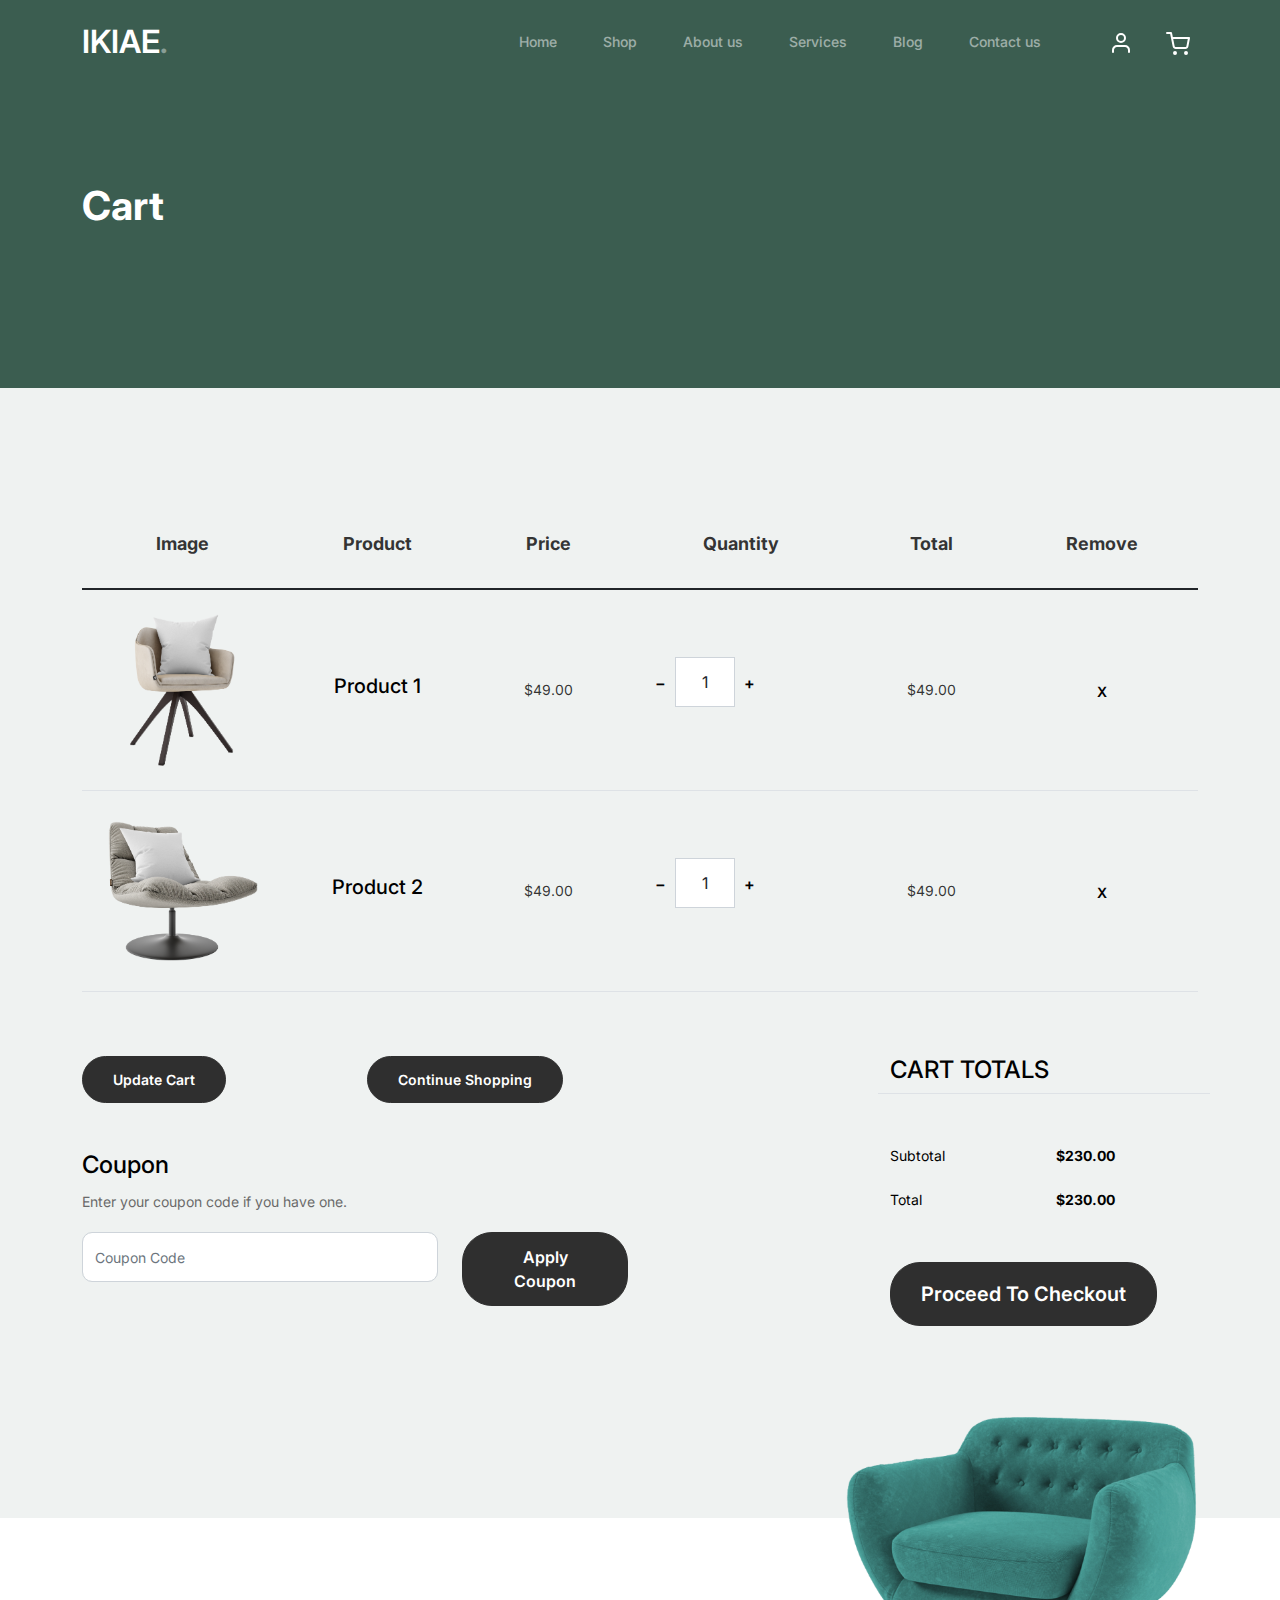
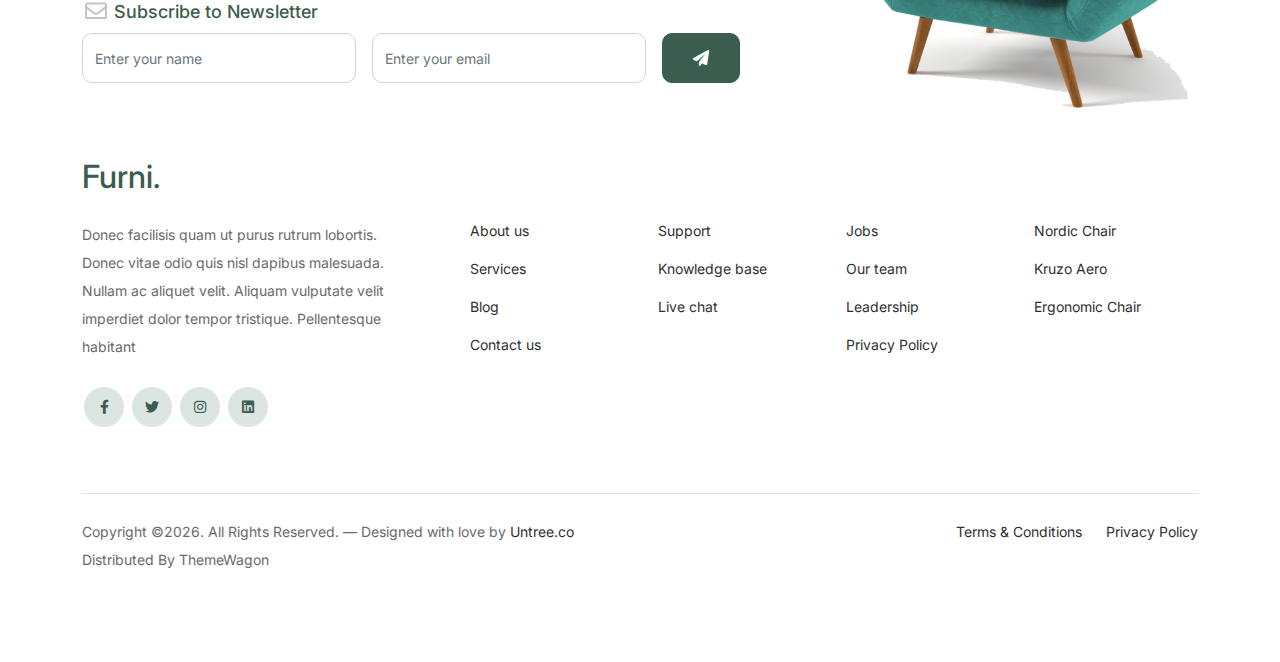
<file: cart.html>
<!-- /*
* Bootstrap 5
* Template Name: Furni
* Template Author: Untree.co
* Template URI: https://untree.co/
* License: https://creativecommons.org/licenses/by/3.0/
*/ -->
<!doctype html>
<html lang="en">
<head>
  <meta charset="utf-8">
  <meta name="viewport" content="width=device-width, initial-scale=1, shrink-to-fit=no">
  <meta name="author" content="Untree.co">
  <link rel="shortcut icon" href="favicon.png">

  <meta name="description" content="" />
  <meta name="keywords" content="bootstrap, bootstrap4" />

		<!-- Bootstrap CSS -->
		<link href="css/bootstrap.min.css" rel="stylesheet">
		<link href="https://cdnjs.cloudflare.com/ajax/libs/font-awesome/6.0.0-beta3/css/all.min.css" rel="stylesheet">
		<link href="css/tiny-slider.css" rel="stylesheet">
		<link href="css/style.css" rel="stylesheet">
		<title>Furni Free Bootstrap 5 Template for Furniture and Interior Design Websites by Untree.co </title>
	</head>

	<body>

		<!-- Start Header/Navigation -->
		<nav class="custom-navbar navbar navbar navbar-expand-md navbar-dark bg-dark" arial-label="Furni navigation bar">

			<div class="container">
				<a class="navbar-brand" href="index.html">IKIAE<span>.</span></a>

				<button class="navbar-toggler" type="button" data-bs-toggle="collapse" data-bs-target="#navbarsFurni" aria-controls="navbarsFurni" aria-expanded="false" aria-label="Toggle navigation">
					<span class="navbar-toggler-icon"></span>
				</button>

				<div class="collapse navbar-collapse" id="navbarsFurni">
					<ul class="custom-navbar-nav navbar-nav ms-auto mb-2 mb-md-0">
						<li class="nav-item ">
							<a class="nav-link" href="index.html">Home</a>
						</li>
						<li><a class="nav-link" href="shop.html">Shop</a></li>
						<li><a class="nav-link" href="about.html">About us</a></li>
						<li><a class="nav-link" href="services.html">Services</a></li>
						<li><a class="nav-link" href="blog.html">Blog</a></li>
						<li><a class="nav-link" href="contact.html">Contact us</a></li>
					</ul>

					<ul class="custom-navbar-cta navbar-nav mb-2 mb-md-0 ms-5">
						<li><a class="nav-link" href="#"><img src="images/user.svg"></a></li>
						<li><a class="nav-link" href="cart.html"><img src="images/cart.svg"></a></li>
					</ul>
				</div>
			</div>
				
		</nav>
		<!-- End Header/Navigation -->

		<!-- Start Hero Section -->
			<div class="hero">
				<div class="container">
					<div class="row justify-content-between">
						<div class="col-lg-5">
							<div class="intro-excerpt">
								<h1>Cart</h1>
							</div>
						</div>
						<div class="col-lg-7">
							
						</div>
					</div>
				</div>
			</div>
		<!-- End Hero Section -->

		

		<div class="untree_co-section before-footer-section">
            <div class="container">
              <div class="row mb-5">
                <form class="col-md-12" method="post">
                  <div class="site-blocks-table">
                    <table class="table">
                      <thead>
                        <tr>
                          <th class="product-thumbnail">Image</th>
                          <th class="product-name">Product</th>
                          <th class="product-price">Price</th>
                          <th class="product-quantity">Quantity</th>
                          <th class="product-total">Total</th>
                          <th class="product-remove">Remove</th>
                        </tr>
                      </thead>
                      <tbody>
                        <tr>
                          <td class="product-thumbnail">
                            <img src="images/product-1.png" alt="Image" class="img-fluid">
                          </td>
                          <td class="product-name">
                            <h2 class="h5 text-black">Product 1</h2>
                          </td>
                          <td>$49.00</td>
                          <td>
                            <div class="input-group mb-3 d-flex align-items-center quantity-container" style="max-width: 120px;">
                              <div class="input-group-prepend">
                                <button class="btn btn-outline-black decrease" type="button">&minus;</button>
                              </div>
                              <input type="text" class="form-control text-center quantity-amount" value="1" placeholder="" aria-label="Example text with button addon" aria-describedby="button-addon1">
                              <div class="input-group-append">
                                <button class="btn btn-outline-black increase" type="button">&plus;</button>
                              </div>
                            </div>
        
                          </td>
                          <td>$49.00</td>
                          <td><a href="#" class="btn btn-black btn-sm">X</a></td>
                        </tr>
        
                        <tr>
                          <td class="product-thumbnail">
                            <img src="images/product-2.png" alt="Image" class="img-fluid">
                          </td>
                          <td class="product-name">
                            <h2 class="h5 text-black">Product 2</h2>
                          </td>
                          <td>$49.00</td>
                          <td>
                            <div class="input-group mb-3 d-flex align-items-center quantity-container" style="max-width: 120px;">
                              <div class="input-group-prepend">
                                <button class="btn btn-outline-black decrease" type="button">&minus;</button>
                              </div>
                              <input type="text" class="form-control text-center quantity-amount" value="1" placeholder="" aria-label="Example text with button addon" aria-describedby="button-addon1">
                              <div class="input-group-append">
                                <button class="btn btn-outline-black increase" type="button">&plus;</button>
                              </div>
                            </div>
        
                          </td>
                          <td>$49.00</td>
                          <td><a href="#" class="btn btn-black btn-sm">X</a></td>
                        </tr>
                      </tbody>
                    </table>
                  </div>
                </form>
              </div>
        
              <div class="row">
                <div class="col-md-6">
                  <div class="row mb-5">
                    <div class="col-md-6 mb-3 mb-md-0">
                      <button class="btn btn-black btn-sm btn-block">Update Cart</button>
                    </div>
                    <div class="col-md-6">
                      <button class="btn btn-outline-black btn-sm btn-block">Continue Shopping</button>
                    </div>
                  </div>
                  <div class="row">
                    <div class="col-md-12">
                      <label class="text-black h4" for="coupon">Coupon</label>
                      <p>Enter your coupon code if you have one.</p>
                    </div>
                    <div class="col-md-8 mb-3 mb-md-0">
                      <input type="text" class="form-control py-3" id="coupon" placeholder="Coupon Code">
                    </div>
                    <div class="col-md-4">
                      <button class="btn btn-black">Apply Coupon</button>
                    </div>
                  </div>
                </div>
                <div class="col-md-6 pl-5">
                  <div class="row justify-content-end">
                    <div class="col-md-7">
                      <div class="row">
                        <div class="col-md-12 text-right border-bottom mb-5">
                          <h3 class="text-black h4 text-uppercase">Cart Totals</h3>
                        </div>
                      </div>
                      <div class="row mb-3">
                        <div class="col-md-6">
                          <span class="text-black">Subtotal</span>
                        </div>
                        <div class="col-md-6 text-right">
                          <strong class="text-black">$230.00</strong>
                        </div>
                      </div>
                      <div class="row mb-5">
                        <div class="col-md-6">
                          <span class="text-black">Total</span>
                        </div>
                        <div class="col-md-6 text-right">
                          <strong class="text-black">$230.00</strong>
                        </div>
                      </div>
        
                      <div class="row">
                        <div class="col-md-12">
                          <button class="btn btn-black btn-lg py-3 btn-block" onclick="window.location='checkout.html'">Proceed To Checkout</button>
                        </div>
                      </div>
                    </div>
                  </div>
                </div>
              </div>
            </div>
          </div>
		

		<!-- Start Footer Section -->
		<footer class="footer-section">
			<div class="container relative">

				<div class="sofa-img">
					<img src="images/sofa.png" alt="Image" class="img-fluid">
				</div>

				<div class="row">
					<div class="col-lg-8">
						<div class="subscription-form">
							<h3 class="d-flex align-items-center"><span class="me-1"><img src="images/envelope-outline.svg" alt="Image" class="img-fluid"></span><span>Subscribe to Newsletter</span></h3>

							<form action="#" class="row g-3">
								<div class="col-auto">
									<input type="text" class="form-control" placeholder="Enter your name">
								</div>
								<div class="col-auto">
									<input type="email" class="form-control" placeholder="Enter your email">
								</div>
								<div class="col-auto">
									<button class="btn btn-primary">
										<span class="fa fa-paper-plane"></span>
									</button>
								</div>
							</form>

						</div>
					</div>
				</div>

				<div class="row g-5 mb-5">
					<div class="col-lg-4">
						<div class="mb-4 footer-logo-wrap"><a href="#" class="footer-logo">Furni<span>.</span></a></div>
						<p class="mb-4">Donec facilisis quam ut purus rutrum lobortis. Donec vitae odio quis nisl dapibus malesuada. Nullam ac aliquet velit. Aliquam vulputate velit imperdiet dolor tempor tristique. Pellentesque habitant</p>

						<ul class="list-unstyled custom-social">
							<li><a href="#"><span class="fa fa-brands fa-facebook-f"></span></a></li>
							<li><a href="#"><span class="fa fa-brands fa-twitter"></span></a></li>
							<li><a href="#"><span class="fa fa-brands fa-instagram"></span></a></li>
							<li><a href="#"><span class="fa fa-brands fa-linkedin"></span></a></li>
						</ul>
					</div>

					<div class="col-lg-8">
						<div class="row links-wrap">
							<div class="col-6 col-sm-6 col-md-3">
								<ul class="list-unstyled">
									<li><a href="#">About us</a></li>
									<li><a href="#">Services</a></li>
									<li><a href="#">Blog</a></li>
									<li><a href="#">Contact us</a></li>
								</ul>
							</div>

							<div class="col-6 col-sm-6 col-md-3">
								<ul class="list-unstyled">
									<li><a href="#">Support</a></li>
									<li><a href="#">Knowledge base</a></li>
									<li><a href="#">Live chat</a></li>
								</ul>
							</div>

							<div class="col-6 col-sm-6 col-md-3">
								<ul class="list-unstyled">
									<li><a href="#">Jobs</a></li>
									<li><a href="#">Our team</a></li>
									<li><a href="#">Leadership</a></li>
									<li><a href="#">Privacy Policy</a></li>
								</ul>
							</div>

							<div class="col-6 col-sm-6 col-md-3">
								<ul class="list-unstyled">
									<li><a href="#">Nordic Chair</a></li>
									<li><a href="#">Kruzo Aero</a></li>
									<li><a href="#">Ergonomic Chair</a></li>
								</ul>
							</div>
						</div>
					</div>

				</div>

				<div class="border-top copyright">
					<div class="row pt-4">
						<div class="col-lg-6">
							<p class="mb-2 text-center text-lg-start">Copyright &copy;<script>document.write(new Date().getFullYear());</script>. All Rights Reserved. &mdash; Designed with love by <a href="https://untree.co">Untree.co</a> Distributed By <a hreff="https://themewagon.com">ThemeWagon</a>  <!-- License information: https://untree.co/license/ -->
            </p>
						</div>

						<div class="col-lg-6 text-center text-lg-end">
							<ul class="list-unstyled d-inline-flex ms-auto">
								<li class="me-4"><a href="#">Terms &amp; Conditions</a></li>
								<li><a href="#">Privacy Policy</a></li>
							</ul>
						</div>

					</div>
				</div>

			</div>
		</footer>
		<!-- End Footer Section -->	


		<script src="js/bootstrap.bundle.min.js"></script>
		<script src="js/tiny-slider.js"></script>
		<script src="js/custom.js"></script>
	</body>

</html>
</file>
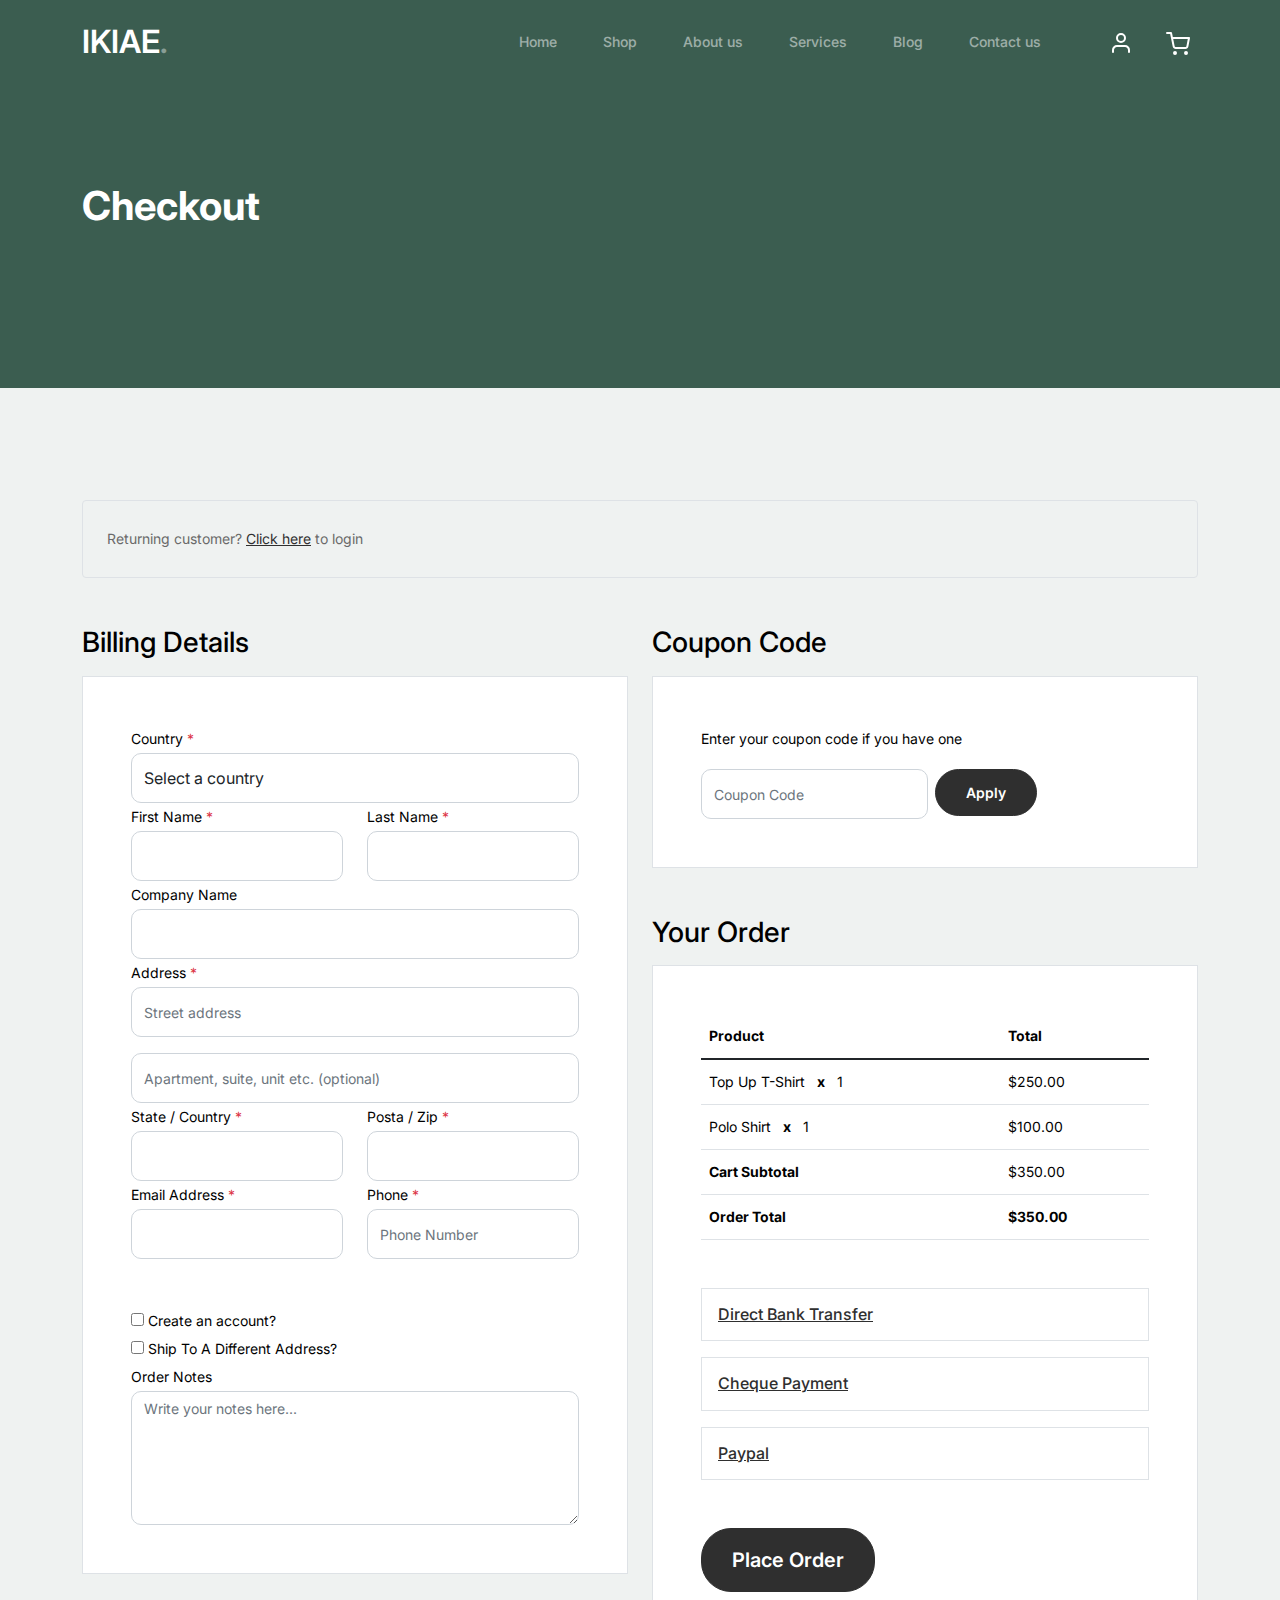
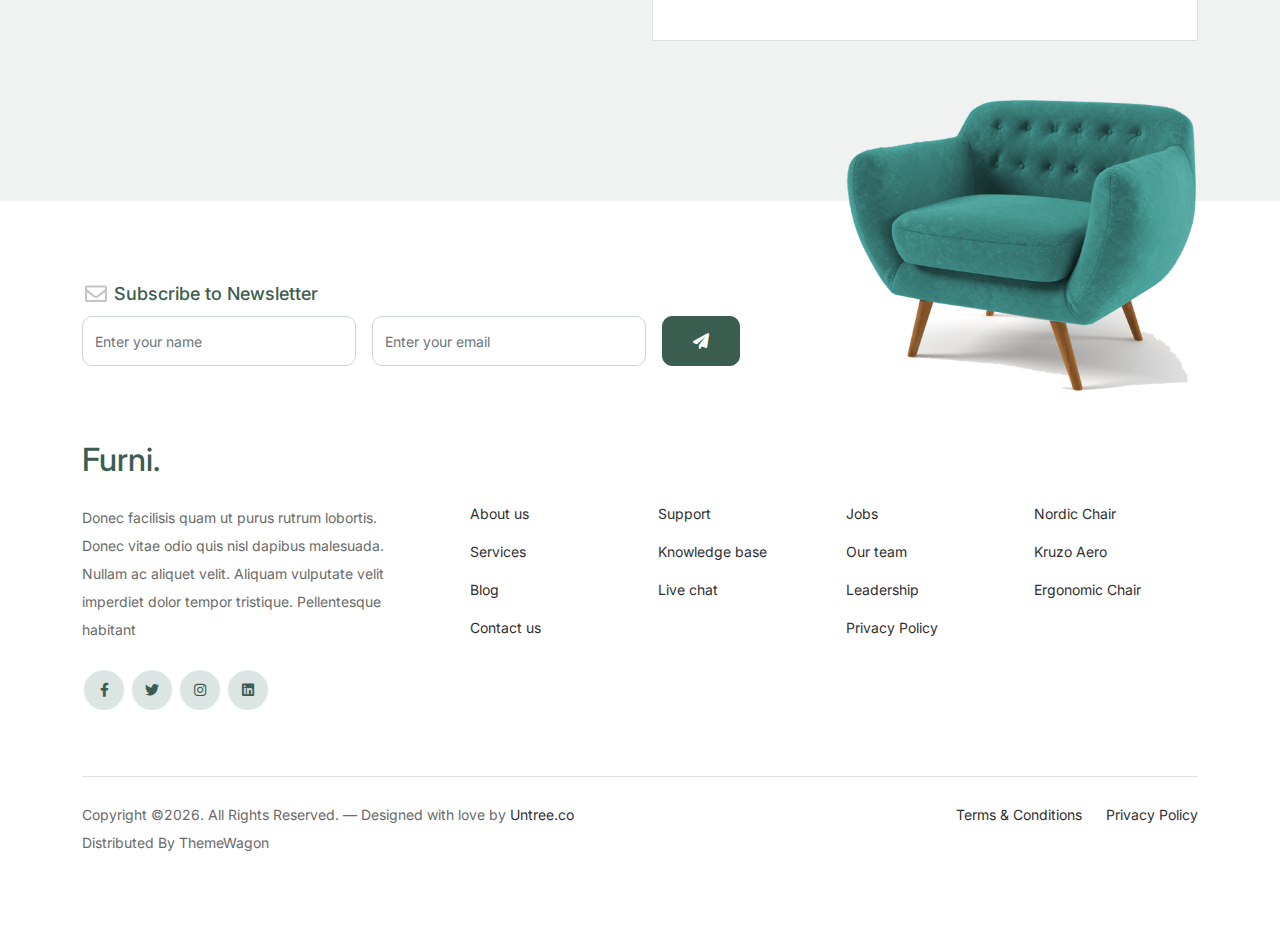
<file: checkout.html>
<!-- /*
* Bootstrap 5
* Template Name: Furni
* Template Author: Untree.co
* Template URI: https://untree.co/
* License: https://creativecommons.org/licenses/by/3.0/
*/ -->
<!doctype html>
<html lang="en">
<head>
  <meta charset="utf-8">
  <meta name="viewport" content="width=device-width, initial-scale=1, shrink-to-fit=no">
  <meta name="author" content="Untree.co">
  <link rel="shortcut icon" href="favicon.png">

  <meta name="description" content="" />
  <meta name="keywords" content="bootstrap, bootstrap4" />

		<!-- Bootstrap CSS -->
		<link href="css/bootstrap.min.css" rel="stylesheet">
		<link href="https://cdnjs.cloudflare.com/ajax/libs/font-awesome/6.0.0-beta3/css/all.min.css" rel="stylesheet">
		<link href="css/tiny-slider.css" rel="stylesheet">
		<link href="css/style.css" rel="stylesheet">
		<title>Furni Free Bootstrap 5 Template for Furniture and Interior Design Websites by Untree.co </title>
	</head>

	<body>

		<!-- Start Header/Navigation -->
		<nav class="custom-navbar navbar navbar navbar-expand-md navbar-dark bg-dark" arial-label="Furni navigation bar">

			<div class="container">
				<a class="navbar-brand" href="index.html">IKIAE<span>.</span></a>

				<button class="navbar-toggler" type="button" data-bs-toggle="collapse" data-bs-target="#navbarsFurni" aria-controls="navbarsFurni" aria-expanded="false" aria-label="Toggle navigation">
					<span class="navbar-toggler-icon"></span>
				</button>

				<div class="collapse navbar-collapse" id="navbarsFurni">
					<ul class="custom-navbar-nav navbar-nav ms-auto mb-2 mb-md-0">
						<li class="nav-item ">
							<a class="nav-link" href="index.html">Home</a>
						</li>
						<li><a class="nav-link" href="shop.html">Shop</a></li>
						<li><a class="nav-link" href="about.html">About us</a></li>
						<li><a class="nav-link" href="services.html">Services</a></li>
						<li><a class="nav-link" href="blog.html">Blog</a></li>
						<li><a class="nav-link" href="contact.html">Contact us</a></li>
					</ul>

					<ul class="custom-navbar-cta navbar-nav mb-2 mb-md-0 ms-5">
						<li><a class="nav-link" href="login.html"><img src="images/user.svg"></a></li>
						<li><a class="nav-link" href="cart.html"><img src="images/cart.svg"></a></li>
					</ul>
				</div>
			</div>
				
		</nav>
		<!-- End Header/Navigation -->

		<!-- Start Hero Section -->
			<div class="hero">
				<div class="container">
					<div class="row justify-content-between">
						<div class="col-lg-5">
							<div class="intro-excerpt">
								<h1>Checkout</h1>
							</div>
						</div>
						<div class="col-lg-7">
							
						</div>
					</div>
				</div>
			</div>
		<!-- End Hero Section -->

		<div class="untree_co-section">
		    <div class="container">
		      <div class="row mb-5">
		        <div class="col-md-12">
		          <div class="border p-4 rounded" role="alert">
		            Returning customer? <a href="#">Click here</a> to login
		          </div>
		        </div>
		      </div>
		      <div class="row">
		        <div class="col-md-6 mb-5 mb-md-0">
		          <h2 class="h3 mb-3 text-black">Billing Details</h2>
		          <div class="p-3 p-lg-5 border bg-white">
		            <div class="form-group">
		              <label for="c_country" class="text-black">Country <span class="text-danger">*</span></label>
		              <select id="c_country" class="form-control">
		                <option value="1">Select a country</option>    
		                <option value="2">bangladesh</option>    
		                <option value="3">Algeria</option>    
		                <option value="4">Afghanistan</option>    
		                <option value="5">Ghana</option>    
		                <option value="6">Albania</option>    
		                <option value="7">Bahrain</option>    
		                <option value="8">Colombia</option>    
		                <option value="9">Dominican Republic</option>    
		              </select>
		            </div>
		            <div class="form-group row">
		              <div class="col-md-6">
		                <label for="c_fname" class="text-black">First Name <span class="text-danger">*</span></label>
		                <input type="text" class="form-control" id="c_fname" name="c_fname">
		              </div>
		              <div class="col-md-6">
		                <label for="c_lname" class="text-black">Last Name <span class="text-danger">*</span></label>
		                <input type="text" class="form-control" id="c_lname" name="c_lname">
		              </div>
		            </div>

		            <div class="form-group row">
		              <div class="col-md-12">
		                <label for="c_companyname" class="text-black">Company Name </label>
		                <input type="text" class="form-control" id="c_companyname" name="c_companyname">
		              </div>
		            </div>

		            <div class="form-group row">
		              <div class="col-md-12">
		                <label for="c_address" class="text-black">Address <span class="text-danger">*</span></label>
		                <input type="text" class="form-control" id="c_address" name="c_address" placeholder="Street address">
		              </div>
		            </div>

		            <div class="form-group mt-3">
		              <input type="text" class="form-control" placeholder="Apartment, suite, unit etc. (optional)">
		            </div>

		            <div class="form-group row">
		              <div class="col-md-6">
		                <label for="c_state_country" class="text-black">State / Country <span class="text-danger">*</span></label>
		                <input type="text" class="form-control" id="c_state_country" name="c_state_country">
		              </div>
		              <div class="col-md-6">
		                <label for="c_postal_zip" class="text-black">Posta / Zip <span class="text-danger">*</span></label>
		                <input type="text" class="form-control" id="c_postal_zip" name="c_postal_zip">
		              </div>
		            </div>

		            <div class="form-group row mb-5">
		              <div class="col-md-6">
		                <label for="c_email_address" class="text-black">Email Address <span class="text-danger">*</span></label>
		                <input type="text" class="form-control" id="c_email_address" name="c_email_address">
		              </div>
		              <div class="col-md-6">
		                <label for="c_phone" class="text-black">Phone <span class="text-danger">*</span></label>
		                <input type="text" class="form-control" id="c_phone" name="c_phone" placeholder="Phone Number">
		              </div>
		            </div>

		            <div class="form-group">
		              <label for="c_create_account" class="text-black" data-bs-toggle="collapse" href="#create_an_account" role="button" aria-expanded="false" aria-controls="create_an_account"><input type="checkbox" value="1" id="c_create_account"> Create an account?</label>
		              <div class="collapse" id="create_an_account">
		                <div class="py-2 mb-4">
		                  <p class="mb-3">Create an account by entering the information below. If you are a returning customer please login at the top of the page.</p>
		                  <div class="form-group">
		                    <label for="c_account_password" class="text-black">Account Password</label>
		                    <input type="email" class="form-control" id="c_account_password" name="c_account_password" placeholder="">
		                  </div>
		                </div>
		              </div>
		            </div>


		            <div class="form-group">
		              <label for="c_ship_different_address" class="text-black" data-bs-toggle="collapse" href="#ship_different_address" role="button" aria-expanded="false" aria-controls="ship_different_address"><input type="checkbox" value="1" id="c_ship_different_address"> Ship To A Different Address?</label>
		              <div class="collapse" id="ship_different_address">
		                <div class="py-2">

		                  <div class="form-group">
		                    <label for="c_diff_country" class="text-black">Country <span class="text-danger">*</span></label>
		                    <select id="c_diff_country" class="form-control">
		                      <option value="1">Select a country</option>    
		                      <option value="2">bangladesh</option>    
		                      <option value="3">Algeria</option>    
		                      <option value="4">Afghanistan</option>    
		                      <option value="5">Ghana</option>    
		                      <option value="6">Albania</option>    
		                      <option value="7">Bahrain</option>    
		                      <option value="8">Colombia</option>    
		                      <option value="9">Dominican Republic</option>    
		                    </select>
		                  </div>


		                  <div class="form-group row">
		                    <div class="col-md-6">
		                      <label for="c_diff_fname" class="text-black">First Name <span class="text-danger">*</span></label>
		                      <input type="text" class="form-control" id="c_diff_fname" name="c_diff_fname">
		                    </div>
		                    <div class="col-md-6">
		                      <label for="c_diff_lname" class="text-black">Last Name <span class="text-danger">*</span></label>
		                      <input type="text" class="form-control" id="c_diff_lname" name="c_diff_lname">
		                    </div>
		                  </div>

		                  <div class="form-group row">
		                    <div class="col-md-12">
		                      <label for="c_diff_companyname" class="text-black">Company Name </label>
		                      <input type="text" class="form-control" id="c_diff_companyname" name="c_diff_companyname">
		                    </div>
		                  </div>

		                  <div class="form-group row  mb-3">
		                    <div class="col-md-12">
		                      <label for="c_diff_address" class="text-black">Address <span class="text-danger">*</span></label>
		                      <input type="text" class="form-control" id="c_diff_address" name="c_diff_address" placeholder="Street address">
		                    </div>
		                  </div>

		                  <div class="form-group">
		                    <input type="text" class="form-control" placeholder="Apartment, suite, unit etc. (optional)">
		                  </div>

		                  <div class="form-group row">
		                    <div class="col-md-6">
		                      <label for="c_diff_state_country" class="text-black">State / Country <span class="text-danger">*</span></label>
		                      <input type="text" class="form-control" id="c_diff_state_country" name="c_diff_state_country">
		                    </div>
		                    <div class="col-md-6">
		                      <label for="c_diff_postal_zip" class="text-black">Posta / Zip <span class="text-danger">*</span></label>
		                      <input type="text" class="form-control" id="c_diff_postal_zip" name="c_diff_postal_zip">
		                    </div>
		                  </div>

		                  <div class="form-group row mb-5">
		                    <div class="col-md-6">
		                      <label for="c_diff_email_address" class="text-black">Email Address <span class="text-danger">*</span></label>
		                      <input type="text" class="form-control" id="c_diff_email_address" name="c_diff_email_address">
		                    </div>
		                    <div class="col-md-6">
		                      <label for="c_diff_phone" class="text-black">Phone <span class="text-danger">*</span></label>
		                      <input type="text" class="form-control" id="c_diff_phone" name="c_diff_phone" placeholder="Phone Number">
		                    </div>
		                  </div>

		                </div>

		              </div>
		            </div>

		            <div class="form-group">
		              <label for="c_order_notes" class="text-black">Order Notes</label>
		              <textarea name="c_order_notes" id="c_order_notes" cols="30" rows="5" class="form-control" placeholder="Write your notes here..."></textarea>
		            </div>

		          </div>
		        </div>
		        <div class="col-md-6">

		          <div class="row mb-5">
		            <div class="col-md-12">
		              <h2 class="h3 mb-3 text-black">Coupon Code</h2>
		              <div class="p-3 p-lg-5 border bg-white">

		                <label for="c_code" class="text-black mb-3">Enter your coupon code if you have one</label>
		                <div class="input-group w-75 couponcode-wrap">
		                  <input type="text" class="form-control me-2" id="c_code" placeholder="Coupon Code" aria-label="Coupon Code" aria-describedby="button-addon2">
		                  <div class="input-group-append">
		                    <button class="btn btn-black btn-sm" type="button" id="button-addon2">Apply</button>
		                  </div>
		                </div>

		              </div>
		            </div>
		          </div>

		          <div class="row mb-5">
		            <div class="col-md-12">
		              <h2 class="h3 mb-3 text-black">Your Order</h2>
		              <div class="p-3 p-lg-5 border bg-white">
		                <table class="table site-block-order-table mb-5">
		                  <thead>
		                    <th>Product</th>
		                    <th>Total</th>
		                  </thead>
		                  <tbody>
		                    <tr>
		                      <td>Top Up T-Shirt <strong class="mx-2">x</strong> 1</td>
		                      <td>$250.00</td>
		                    </tr>
		                    <tr>
		                      <td>Polo Shirt <strong class="mx-2">x</strong>   1</td>
		                      <td>$100.00</td>
		                    </tr>
		                    <tr>
		                      <td class="text-black font-weight-bold"><strong>Cart Subtotal</strong></td>
		                      <td class="text-black">$350.00</td>
		                    </tr>
		                    <tr>
		                      <td class="text-black font-weight-bold"><strong>Order Total</strong></td>
		                      <td class="text-black font-weight-bold"><strong>$350.00</strong></td>
		                    </tr>
		                  </tbody>
		                </table>

		                <div class="border p-3 mb-3">
		                  <h3 class="h6 mb-0"><a class="d-block" data-bs-toggle="collapse" href="#collapsebank" role="button" aria-expanded="false" aria-controls="collapsebank">Direct Bank Transfer</a></h3>

		                  <div class="collapse" id="collapsebank">
		                    <div class="py-2">
		                      <p class="mb-0">Make your payment directly into our bank account. Please use your Order ID as the payment reference. Your order won’t be shipped until the funds have cleared in our account.</p>
		                    </div>
		                  </div>
		                </div>

		                <div class="border p-3 mb-3">
		                  <h3 class="h6 mb-0"><a class="d-block" data-bs-toggle="collapse" href="#collapsecheque" role="button" aria-expanded="false" aria-controls="collapsecheque">Cheque Payment</a></h3>

		                  <div class="collapse" id="collapsecheque">
		                    <div class="py-2">
		                      <p class="mb-0">Make your payment directly into our bank account. Please use your Order ID as the payment reference. Your order won’t be shipped until the funds have cleared in our account.</p>
		                    </div>
		                  </div>
		                </div>

		                <div class="border p-3 mb-5">
		                  <h3 class="h6 mb-0"><a class="d-block" data-bs-toggle="collapse" href="#collapsepaypal" role="button" aria-expanded="false" aria-controls="collapsepaypal">Paypal</a></h3>

		                  <div class="collapse" id="collapsepaypal">
		                    <div class="py-2">
		                      <p class="mb-0">Make your payment directly into our bank account. Please use your Order ID as the payment reference. Your order won’t be shipped until the funds have cleared in our account.</p>
		                    </div>
		                  </div>
		                </div>

		                <div class="form-group">
		                  <button class="btn btn-black btn-lg py-3 btn-block" onclick="window.location='thankyou.html'">Place Order</button>
		                </div>

		              </div>
		            </div>
		          </div>

		        </div>
		      </div>
		      <!-- </form> -->
		    </div>
		  </div>

		<!-- Start Footer Section -->
		<footer class="footer-section">
			<div class="container relative">

				<div class="sofa-img">
					<img src="images/sofa.png" alt="Image" class="img-fluid">
				</div>

				<div class="row">
					<div class="col-lg-8">
						<div class="subscription-form">
							<h3 class="d-flex align-items-center"><span class="me-1"><img src="images/envelope-outline.svg" alt="Image" class="img-fluid"></span><span>Subscribe to Newsletter</span></h3>

							<form action="#" class="row g-3">
								<div class="col-auto">
									<input type="text" class="form-control" placeholder="Enter your name">
								</div>
								<div class="col-auto">
									<input type="email" class="form-control" placeholder="Enter your email">
								</div>
								<div class="col-auto">
									<button class="btn btn-primary">
										<span class="fa fa-paper-plane"></span>
									</button>
								</div>
							</form>

						</div>
					</div>
				</div>

				<div class="row g-5 mb-5">
					<div class="col-lg-4">
						<div class="mb-4 footer-logo-wrap"><a href="#" class="footer-logo">Furni<span>.</span></a></div>
						<p class="mb-4">Donec facilisis quam ut purus rutrum lobortis. Donec vitae odio quis nisl dapibus malesuada. Nullam ac aliquet velit. Aliquam vulputate velit imperdiet dolor tempor tristique. Pellentesque habitant</p>

						<ul class="list-unstyled custom-social">
							<li><a href="#"><span class="fa fa-brands fa-facebook-f"></span></a></li>
							<li><a href="#"><span class="fa fa-brands fa-twitter"></span></a></li>
							<li><a href="#"><span class="fa fa-brands fa-instagram"></span></a></li>
							<li><a href="#"><span class="fa fa-brands fa-linkedin"></span></a></li>
						</ul>
					</div>

					<div class="col-lg-8">
						<div class="row links-wrap">
							<div class="col-6 col-sm-6 col-md-3">
								<ul class="list-unstyled">
									<li><a href="#">About us</a></li>
									<li><a href="#">Services</a></li>
									<li><a href="#">Blog</a></li>
									<li><a href="#">Contact us</a></li>
								</ul>
							</div>

							<div class="col-6 col-sm-6 col-md-3">
								<ul class="list-unstyled">
									<li><a href="#">Support</a></li>
									<li><a href="#">Knowledge base</a></li>
									<li><a href="#">Live chat</a></li>
								</ul>
							</div>

							<div class="col-6 col-sm-6 col-md-3">
								<ul class="list-unstyled">
									<li><a href="#">Jobs</a></li>
									<li><a href="#">Our team</a></li>
									<li><a href="#">Leadership</a></li>
									<li><a href="#">Privacy Policy</a></li>
								</ul>
							</div>

							<div class="col-6 col-sm-6 col-md-3">
								<ul class="list-unstyled">
									<li><a href="#">Nordic Chair</a></li>
									<li><a href="#">Kruzo Aero</a></li>
									<li><a href="#">Ergonomic Chair</a></li>
								</ul>
							</div>
						</div>
					</div>

				</div>

				<div class="border-top copyright">
					<div class="row pt-4">
						<div class="col-lg-6">
							<p class="mb-2 text-center text-lg-start">Copyright &copy;<script>document.write(new Date().getFullYear());</script>. All Rights Reserved. &mdash; Designed with love by <a href="https://untree.co">Untree.co</a> Distributed By <a hreff="https://themewagon.com">ThemeWagon</a>  <!-- License information: https://untree.co/license/ -->
            </p>
						</div>

						<div class="col-lg-6 text-center text-lg-end">
							<ul class="list-unstyled d-inline-flex ms-auto">
								<li class="me-4"><a href="#">Terms &amp; Conditions</a></li>
								<li><a href="#">Privacy Policy</a></li>
							</ul>
						</div>

					</div>
				</div>

			</div>
		</footer>
		<!-- End Footer Section -->	


		<script src="js/bootstrap.bundle.min.js"></script>
		<script src="js/tiny-slider.js"></script>
		<script src="js/custom.js"></script>
	</body>

</html>
</file>
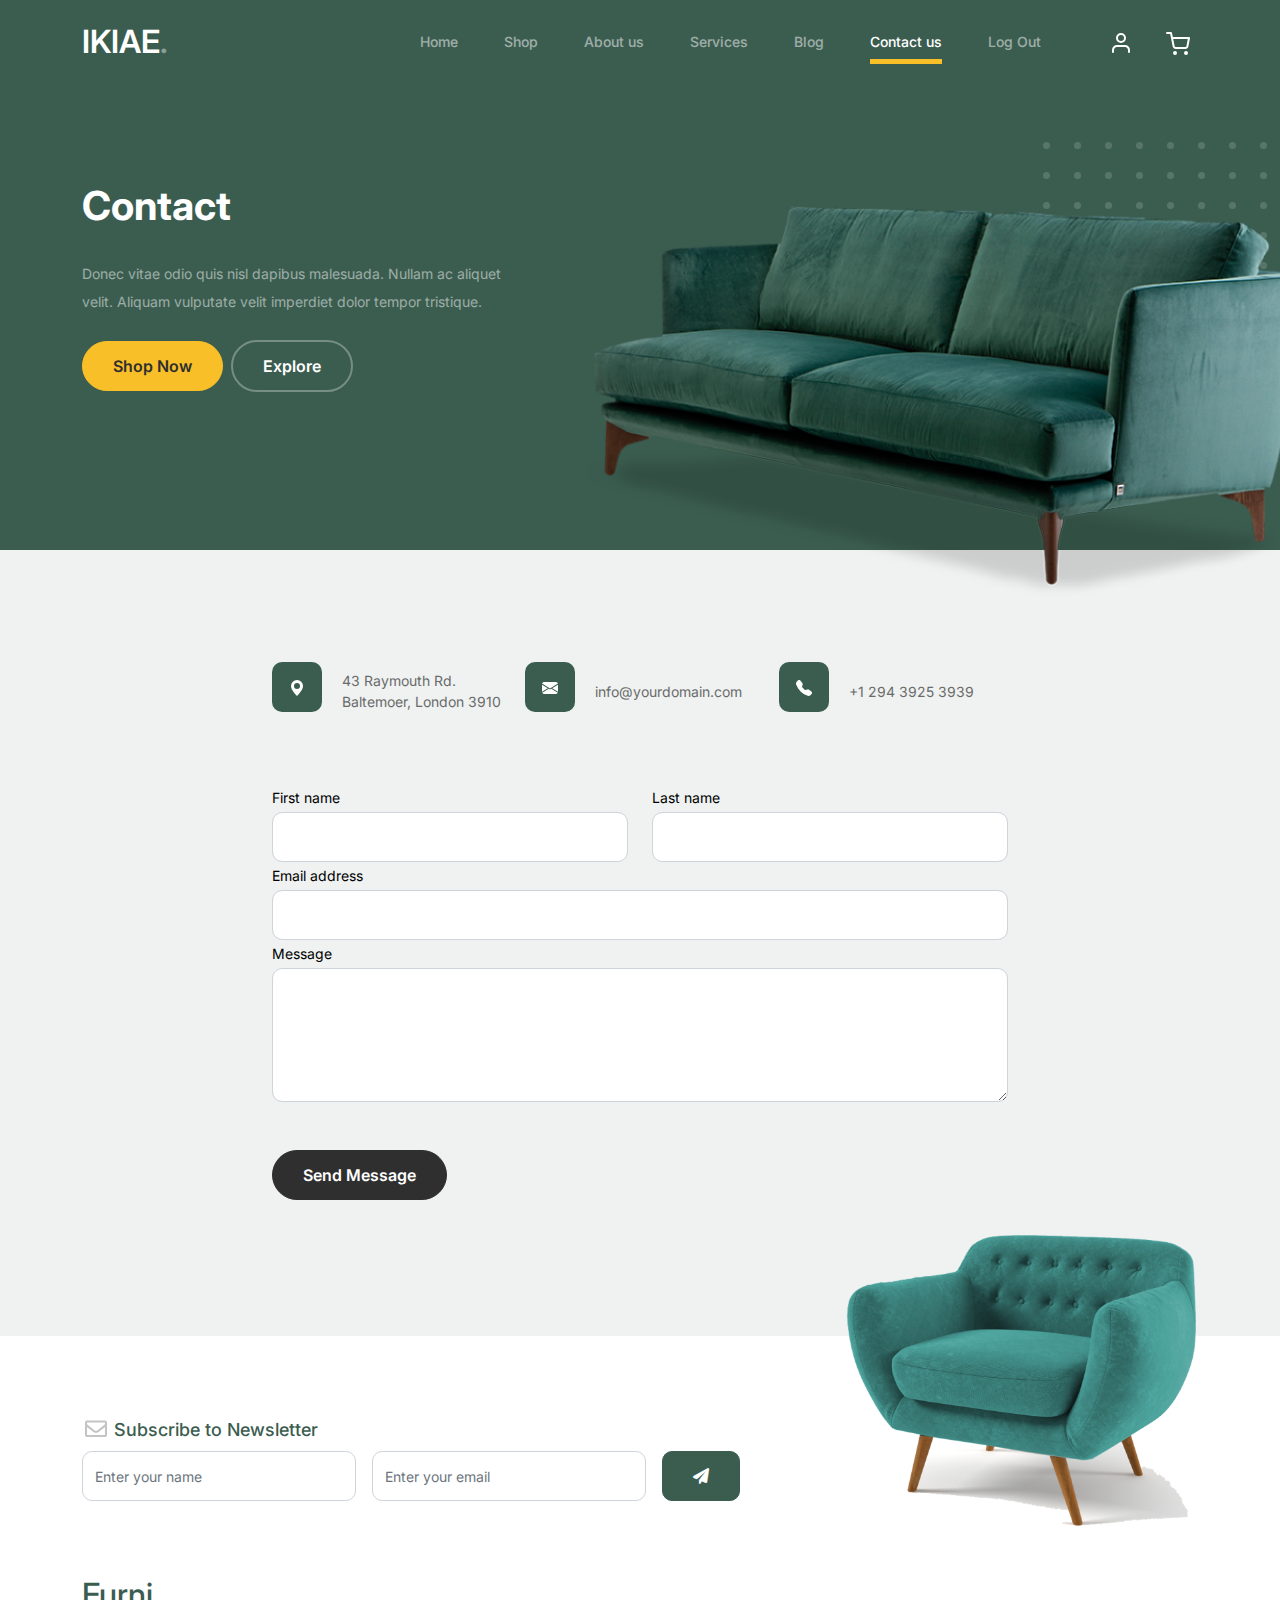
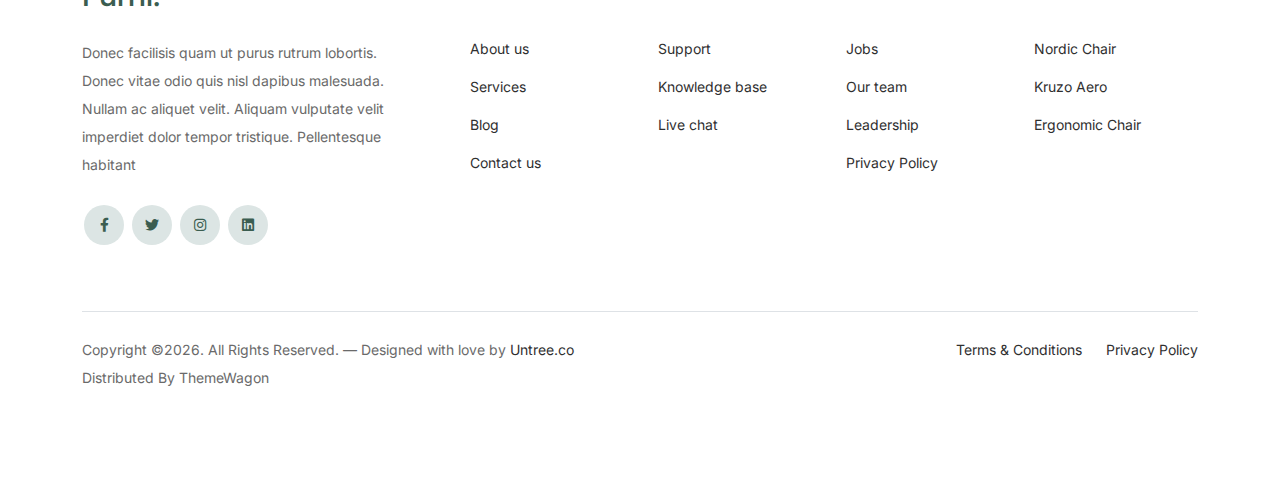
<file: contact.html>
<!-- /*
* Bootstrap 5
* Template Name: Furni
* Template Author: Untree.co
* Template URI: https://untree.co/
* License: https://creativecommons.org/licenses/by/3.0/
*/ -->
<!doctype html>
<html lang="en">
<head>
  <meta charset="utf-8">
  <meta name="viewport" content="width=device-width, initial-scale=1, shrink-to-fit=no">
  <meta name="author" content="Untree.co">
  <link rel="shortcut icon" href="favicon.png">

  <meta name="description" content="" />
  <meta name="keywords" content="bootstrap, bootstrap4" />

		<!-- Bootstrap CSS -->
		<link href="css/bootstrap.min.css" rel="stylesheet">
		<link href="https://cdnjs.cloudflare.com/ajax/libs/font-awesome/6.0.0-beta3/css/all.min.css" rel="stylesheet">
		<link href="css/tiny-slider.css" rel="stylesheet">
		<link href="css/style.css" rel="stylesheet">
		<title>Furni Free Bootstrap 5 Template for Furniture and Interior Design Websites by Untree.co </title>
	</head>

	<body>

		<!-- Start Header/Navigation -->
		<nav class="custom-navbar navbar navbar navbar-expand-md navbar-dark bg-dark" arial-label="Furni navigation bar">

			<div class="container">
				<a class="navbar-brand" href="index.html">IKIAE<span>.</span></a>

				<button class="navbar-toggler" type="button" data-bs-toggle="collapse" data-bs-target="#navbarsFurni" aria-controls="navbarsFurni" aria-expanded="false" aria-label="Toggle navigation">
					<span class="navbar-toggler-icon"></span>
				</button>

				<div class="collapse navbar-collapse" id="navbarsFurni">
					<ul class="custom-navbar-nav navbar-nav ms-auto mb-2 mb-md-0">
						<li class="nav-item">
							<a class="nav-link" href="index.html">Home</a>
						</li>
						<li><a class="nav-link" href="shop.html">Shop</a></li>
						<li><a class="nav-link" href="about.html">About us</a></li>
						<li><a class="nav-link" href="services.html">Services</a></li>
						<li><a class="nav-link" href="blog.html">Blog</a></li>
						<li class="active"><a class="nav-link" href="contact.html">Contact us</a></li>
						<li><a class="nav-link" href="logout.html">Log Out</a></li>
					</ul> 

					<ul class="custom-navbar-cta navbar-nav mb-2 mb-md-0 ms-5">
						<li><a class="nav-link" href="login.html"><img src="images/user.svg"></a></li>
						<li><a class="nav-link" href="cart.html"><img src="images/cart.svg"></a></li>
					</ul>
				</div>
			</div>
				
		</nav>
		<!-- End Header/Navigation -->

		<!-- Start Hero Section -->
			<div class="hero">
				<div class="container">
					<div class="row justify-content-between">
						<div class="col-lg-5">
							<div class="intro-excerpt">
								<h1>Contact</h1>
								<p class="mb-4">Donec vitae odio quis nisl dapibus malesuada. Nullam ac aliquet velit. Aliquam vulputate velit imperdiet dolor tempor tristique.</p>
								<p><a href="" class="btn btn-secondary me-2">Shop Now</a><a href="#" class="btn btn-white-outline">Explore</a></p>
							</div>
						</div>
						<div class="col-lg-7">
							<div class="hero-img-wrap">
								<img src="images/couch.png" class="img-fluid">
							</div>
						</div>
					</div>
				</div>
			</div>
		<!-- End Hero Section -->

		
		<!-- Start Contact Form -->
		<div class="untree_co-section">
      <div class="container">

        <div class="block">
          <div class="row justify-content-center">


            <div class="col-md-8 col-lg-8 pb-4">


              <div class="row mb-5">
                <div class="col-lg-4">
                  <div  class="service no-shadow align-items-center link horizontal d-flex active" data-aos="fade-left" data-aos-delay="0">
                    <div class="service-icon color-1 mb-4">
                      <svg xmlns="http://www.w3.org/2000/svg" width="16" height="16" fill="currentColor" class="bi bi-geo-alt-fill" viewBox="0 0 16 16">
                        <path d="M8 16s6-5.686 6-10A6 6 0 0 0 2 6c0 4.314 6 10 6 10zm0-7a3 3 0 1 1 0-6 3 3 0 0 1 0 6z"/>
                      </svg>
                    </div> <!-- /.icon -->
                    <div class="service-contents">
                      <p>43 Raymouth Rd. Baltemoer, London 3910</p>
                    </div> <!-- /.service-contents-->
                  </div> <!-- /.service -->
                </div>

                <div class="col-lg-4">
                  <div  class="service no-shadow align-items-center link horizontal d-flex active" data-aos="fade-left" data-aos-delay="0">
                    <div class="service-icon color-1 mb-4">
                      <svg xmlns="http://www.w3.org/2000/svg" width="16" height="16" fill="currentColor" class="bi bi-envelope-fill" viewBox="0 0 16 16">
                        <path d="M.05 3.555A2 2 0 0 1 2 2h12a2 2 0 0 1 1.95 1.555L8 8.414.05 3.555zM0 4.697v7.104l5.803-3.558L0 4.697zM6.761 8.83l-6.57 4.027A2 2 0 0 0 2 14h12a2 2 0 0 0 1.808-1.144l-6.57-4.027L8 9.586l-1.239-.757zm3.436-.586L16 11.801V4.697l-5.803 3.546z"/>
                      </svg>
                    </div> <!-- /.icon -->
                    <div class="service-contents">
                      <p>info@yourdomain.com</p>
                    </div> <!-- /.service-contents-->
                  </div> <!-- /.service -->
                </div>

                <div class="col-lg-4">
                  <div  class="service no-shadow align-items-center link horizontal d-flex active" data-aos="fade-left" data-aos-delay="0">
                    <div class="service-icon color-1 mb-4">
                      <svg xmlns="http://www.w3.org/2000/svg" width="16" height="16" fill="currentColor" class="bi bi-telephone-fill" viewBox="0 0 16 16">
                        <path fill-rule="evenodd" d="M1.885.511a1.745 1.745 0 0 1 2.61.163L6.29 2.98c.329.423.445.974.315 1.494l-.547 2.19a.678.678 0 0 0 .178.643l2.457 2.457a.678.678 0 0 0 .644.178l2.189-.547a1.745 1.745 0 0 1 1.494.315l2.306 1.794c.829.645.905 1.87.163 2.611l-1.034 1.034c-.74.74-1.846 1.065-2.877.702a18.634 18.634 0 0 1-7.01-4.42 18.634 18.634 0 0 1-4.42-7.009c-.362-1.03-.037-2.137.703-2.877L1.885.511z"/>
                      </svg>
                    </div> <!-- /.icon -->
                    <div class="service-contents">
                      <p>+1 294 3925 3939</p>
                    </div> <!-- /.service-contents-->
                  </div> <!-- /.service -->
                </div>
              </div>

              <form>
                <div class="row">
                  <div class="col-6">
                    <div class="form-group">
                      <label class="text-black" for="fname">First name</label>
                      <input type="text" class="form-control" id="fname">
                    </div>
                  </div>
                  <div class="col-6">
                    <div class="form-group">
                      <label class="text-black" for="lname">Last name</label>
                      <input type="text" class="form-control" id="lname">
                    </div>
                  </div>
                </div>
                <div class="form-group">
                  <label class="text-black" for="email">Email address</label>
                  <input type="email" class="form-control" id="email">
                </div>

                <div class="form-group mb-5">
                  <label class="text-black" for="message">Message</label>
                  <textarea name="" class="form-control" id="message" cols="30" rows="5"></textarea>
                </div>

                <button type="submit" class="btn btn-primary-hover-outline">Send Message</button>
              </form>

            </div>

          </div>

        </div>

      </div>


    </div>
  </div>

  <!-- End Contact Form -->

		

		<!-- Start Footer Section -->
		<footer class="footer-section">
			<div class="container relative">

				<div class="sofa-img">
					<img src="images/sofa.png" alt="Image" class="img-fluid">
				</div>

				<div class="row">
					<div class="col-lg-8">
						<div class="subscription-form">
							<h3 class="d-flex align-items-center"><span class="me-1"><img src="images/envelope-outline.svg" alt="Image" class="img-fluid"></span><span>Subscribe to Newsletter</span></h3>

							<form action="#" class="row g-3">
								<div class="col-auto">
									<input type="text" class="form-control" placeholder="Enter your name">
								</div>
								<div class="col-auto">
									<input type="email" class="form-control" placeholder="Enter your email">
								</div>
								<div class="col-auto">
									<button class="btn btn-primary">
										<span class="fa fa-paper-plane"></span>
									</button>
								</div>
							</form>

						</div>
					</div>
				</div>

				<div class="row g-5 mb-5">
					<div class="col-lg-4">
						<div class="mb-4 footer-logo-wrap"><a href="#" class="footer-logo">Furni<span>.</span></a></div>
						<p class="mb-4">Donec facilisis quam ut purus rutrum lobortis. Donec vitae odio quis nisl dapibus malesuada. Nullam ac aliquet velit. Aliquam vulputate velit imperdiet dolor tempor tristique. Pellentesque habitant</p>

						<ul class="list-unstyled custom-social">
							<li><a href="#"><span class="fa fa-brands fa-facebook-f"></span></a></li>
							<li><a href="#"><span class="fa fa-brands fa-twitter"></span></a></li>
							<li><a href="#"><span class="fa fa-brands fa-instagram"></span></a></li>
							<li><a href="#"><span class="fa fa-brands fa-linkedin"></span></a></li>
						</ul>
					</div>

					<div class="col-lg-8">
						<div class="row links-wrap">
							<div class="col-6 col-sm-6 col-md-3">
								<ul class="list-unstyled">
									<li><a href="#">About us</a></li>
									<li><a href="#">Services</a></li>
									<li><a href="#">Blog</a></li>
									<li><a href="#">Contact us</a></li>
								</ul>
							</div>

							<div class="col-6 col-sm-6 col-md-3">
								<ul class="list-unstyled">
									<li><a href="#">Support</a></li>
									<li><a href="#">Knowledge base</a></li>
									<li><a href="#">Live chat</a></li>
								</ul>
							</div>

							<div class="col-6 col-sm-6 col-md-3">
								<ul class="list-unstyled">
									<li><a href="#">Jobs</a></li>
									<li><a href="#">Our team</a></li>
									<li><a href="#">Leadership</a></li>
									<li><a href="#">Privacy Policy</a></li>
								</ul>
							</div>

							<div class="col-6 col-sm-6 col-md-3">
								<ul class="list-unstyled">
									<li><a href="#">Nordic Chair</a></li>
									<li><a href="#">Kruzo Aero</a></li>
									<li><a href="#">Ergonomic Chair</a></li>
								</ul>
							</div>
						</div>
					</div>

				</div>

				<div class="border-top copyright">
					<div class="row pt-4">
						<div class="col-lg-6">
							<p class="mb-2 text-center text-lg-start">Copyright &copy;<script>document.write(new Date().getFullYear());</script>. All Rights Reserved. &mdash; Designed with love by <a href="https://untree.co">Untree.co</a> Distributed By <a hreff="https://themewagon.com">ThemeWagon</a>  <!-- License information: https://untree.co/license/ -->
            </p>
						</div>

						<div class="col-lg-6 text-center text-lg-end">
							<ul class="list-unstyled d-inline-flex ms-auto">
								<li class="me-4"><a href="#">Terms &amp; Conditions</a></li>
								<li><a href="#">Privacy Policy</a></li>
							</ul>
						</div>

					</div>
				</div>

			</div>
		</footer>
		<!-- End Footer Section -->	


		<script src="js/bootstrap.bundle.min.js"></script>
		<script src="js/tiny-slider.js"></script>
		<script src="js/custom.js"></script>
	</body>

</html>
</file>
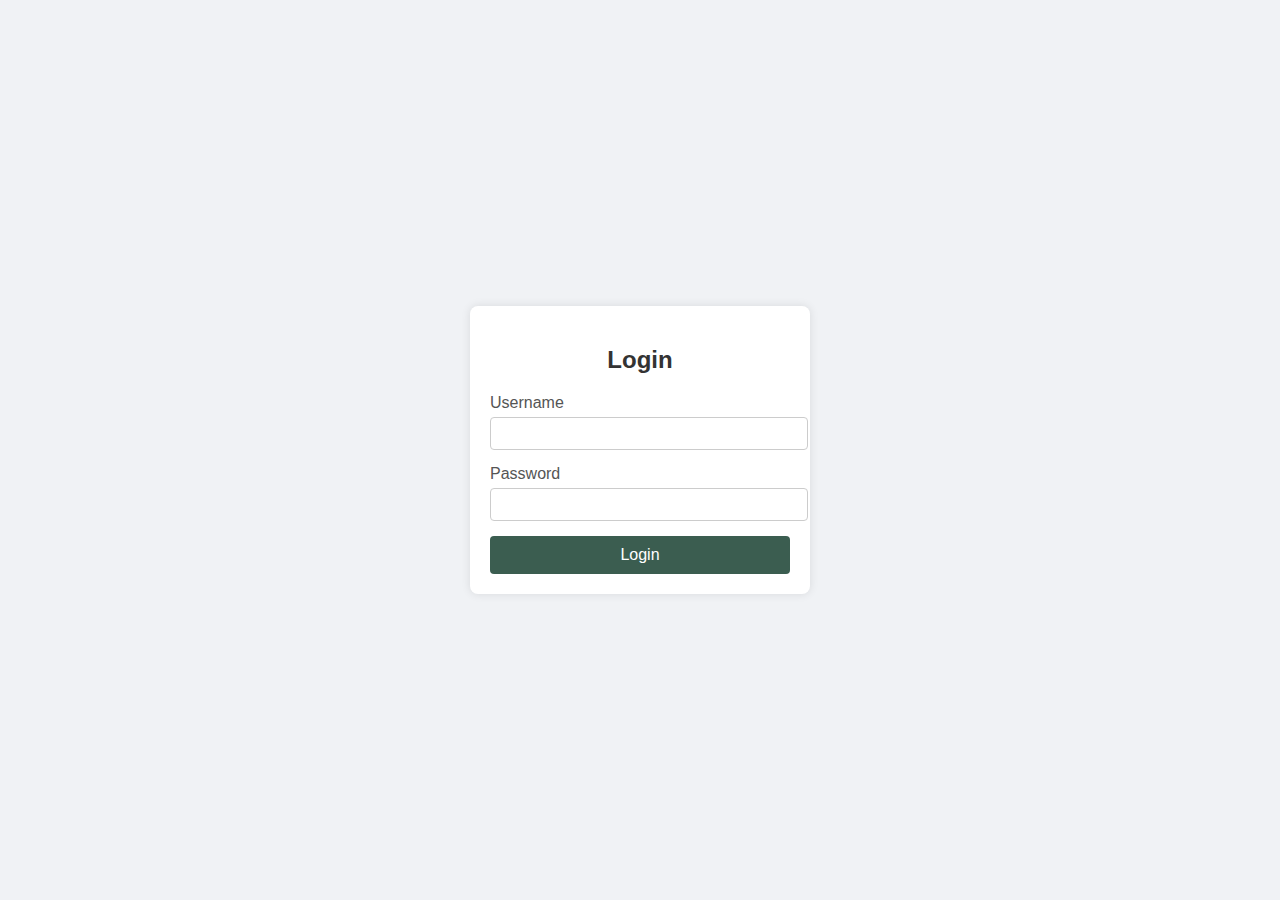
<file: login.html>
<!DOCTYPE html>
<html lang="en">
<head>
    <meta charset="UTF-8">
    <meta name="viewport" content="width=device-width, initial-scale=1.0">
    <title>Login Page</title>
    <link rel="stylesheet" href="css/login.css">
</head>
<body>
    <div class="login-container">
        <h2>Login</h2>
        <form id="loginForm" action="/login" method="POST">
            <div class="input-group">
                <label for="username">Username</label>
                <input type="text" id="username" name="username" required>
            </div>
            <div class="input-group">
                <label for="password">Password</label>
                <input type="password" id="password" name="password" required>
            </div>
            <button type="submit">Login</button>
        </form>
    </div>
    <script>
        document.getElementById('loginForm').addEventListener('submit', function(event) {
            event.preventDefault(); // Mencegah pengiriman form standar

            // Mengambil nilai dari input username dan password
            const username = document.getElementById('username').value;
            const password = document.getElementById('password').value;

            // Contoh sederhana validasi username dan password
            if (username === "admin" && password === "123") {
                // Redirect ke halaman index.html setelah login sukses
                window.location.href = 'index.html';
            } else {
                // Menampilkan pesan kesalahan jika username atau password salah
                alert('Username atau password salah');
            }
        });
    </script>
</body>
</html>
</file>
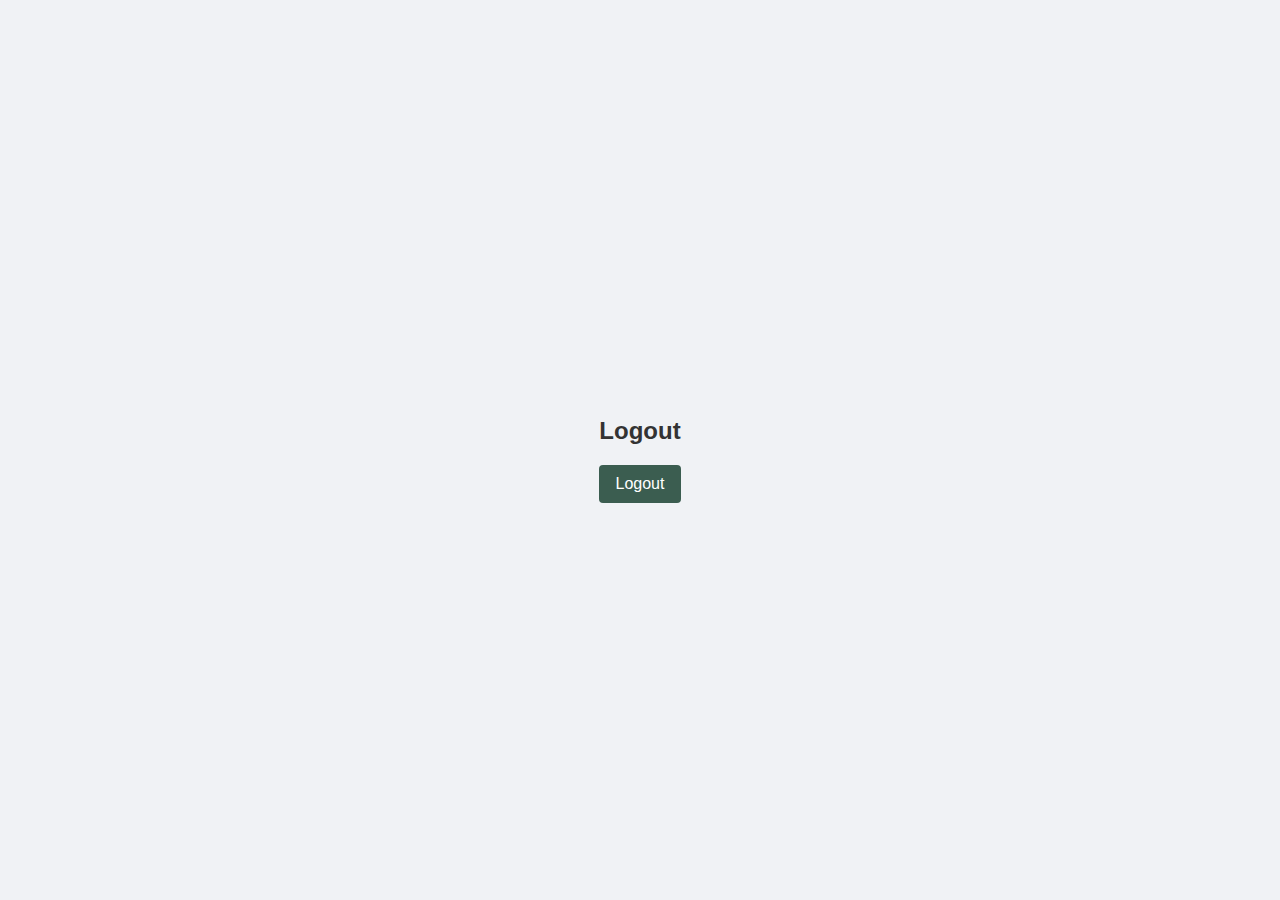
<file: logout.html>
<!DOCTYPE html>
<html lang="en">
<head>
    <meta charset="UTF-8">
    <meta name="viewport" content="width=device-width, initial-scale=1.0">
    <title>Logout Page</title>
    <link rel="stylesheet" href="css/login.css">
</head>
<body>
    <div class="logout-container">
        <h2>Logout</h2>
        <form id="logoutForm" action="/logout" method="POST">
            <button type="submit">Logout</button>
        </form>
    </div>
    <script>
        document.getElementById('logoutForm').addEventListener('submit', function(event) {
            event.preventDefault(); // Prevent the standard form submission

            // Log out the user
            alert('You have been logged out');
            // Redirect to the login page
            window.location.href = 'login.html';
        });
    </script>
</body>
</html>
</file>
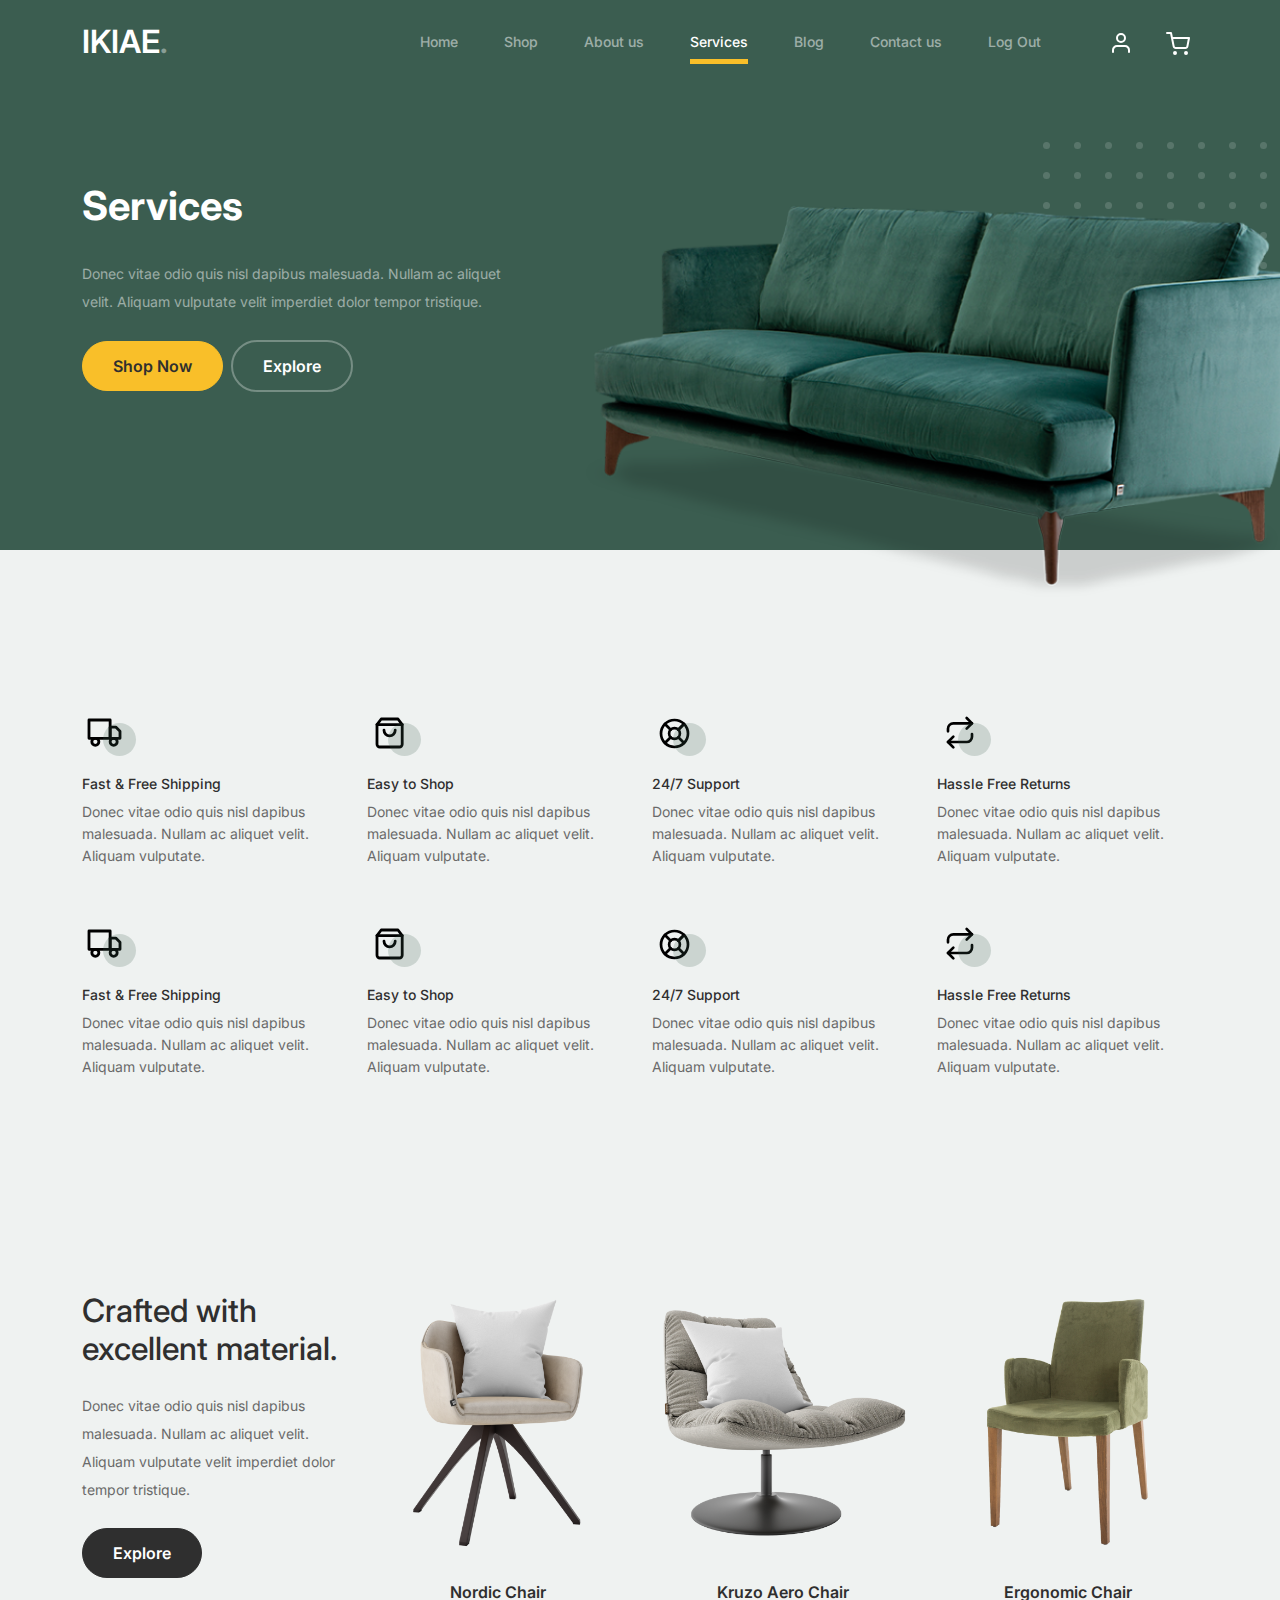
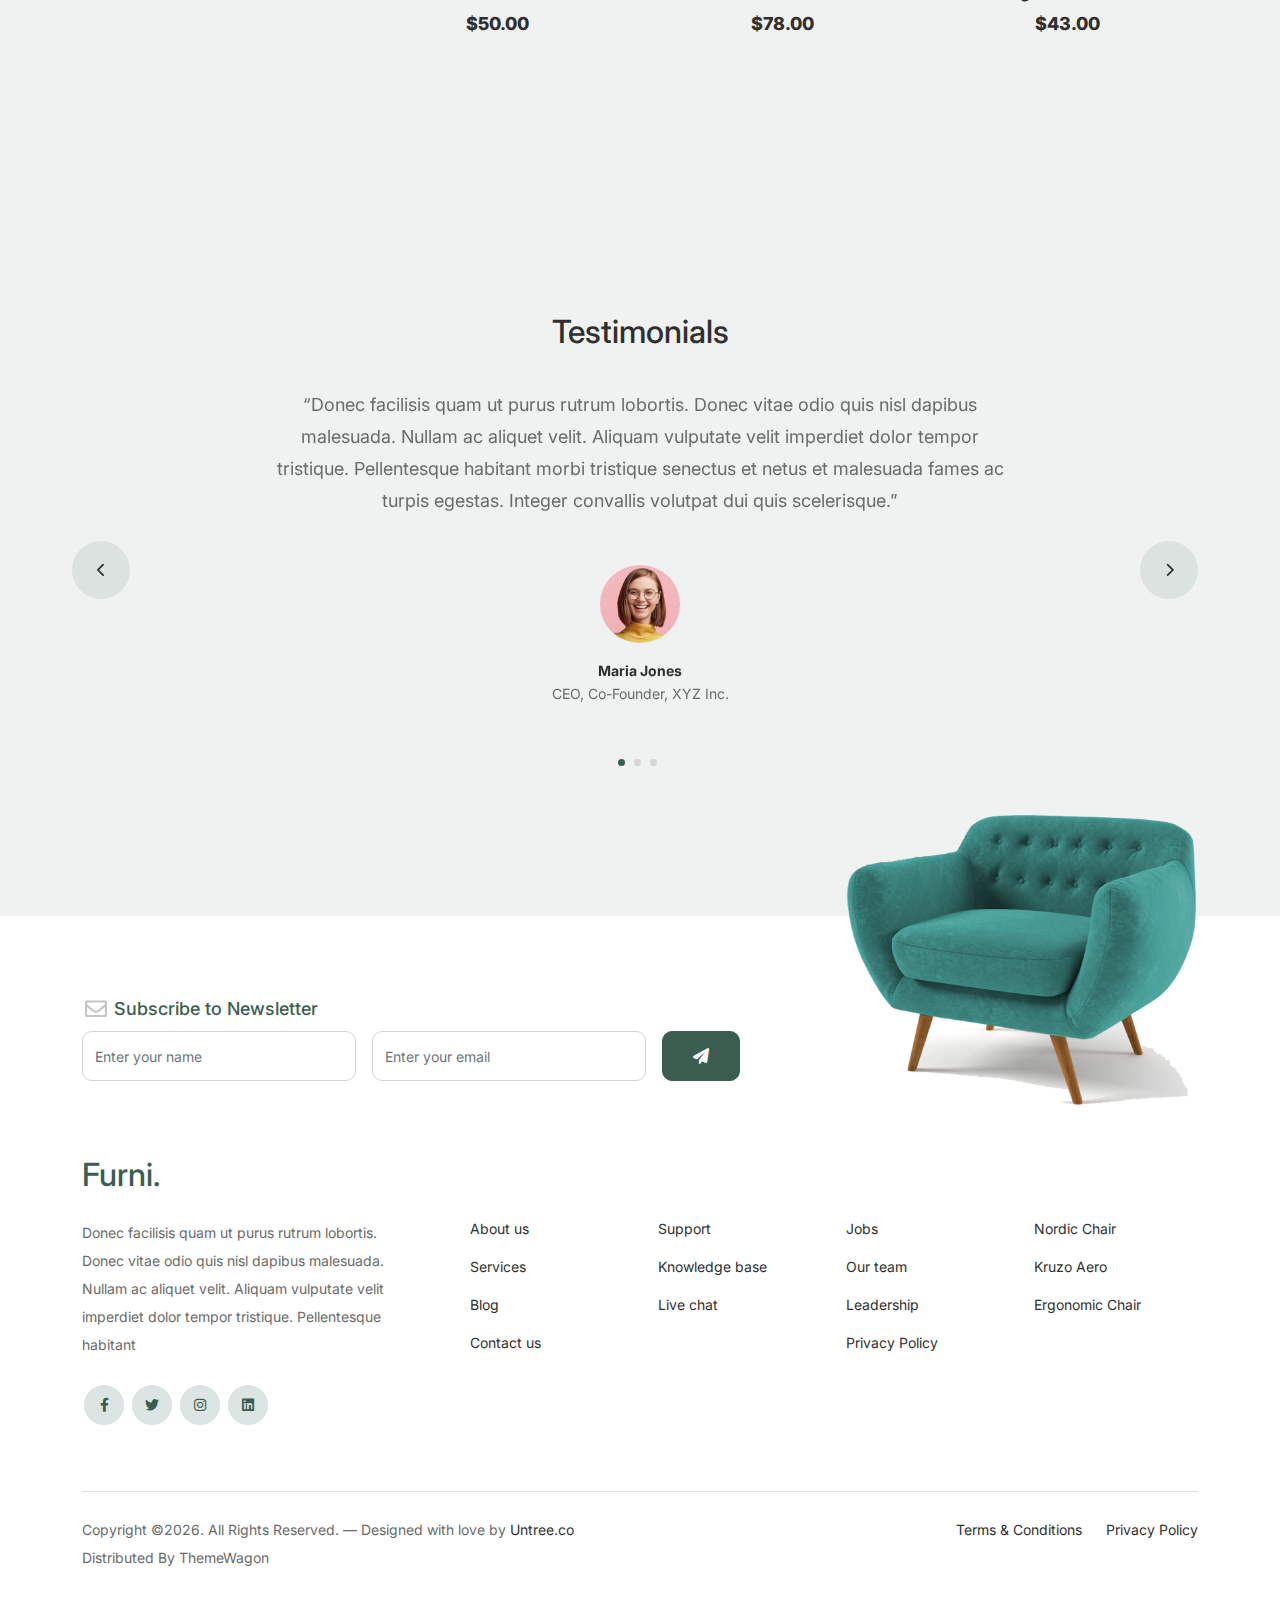
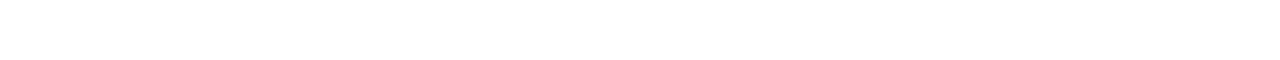
<file: services.html>
<!-- /*
* Bootstrap 5
* Template Name: Furni
* Template Author: Untree.co
* Template URI: https://untree.co/
* License: https://creativecommons.org/licenses/by/3.0/
*/ -->
<!doctype html>
<html lang="en">
<head>
  <meta charset="utf-8">
  <meta name="viewport" content="width=device-width, initial-scale=1, shrink-to-fit=no">
  <meta name="author" content="Untree.co">
  <link rel="shortcut icon" href="favicon.png">

  <meta name="description" content="" />
  <meta name="keywords" content="bootstrap, bootstrap4" />

		<!-- Bootstrap CSS -->
		<link href="css/bootstrap.min.css" rel="stylesheet">
		<link href="https://cdnjs.cloudflare.com/ajax/libs/font-awesome/6.0.0-beta3/css/all.min.css" rel="stylesheet">
		<link href="css/tiny-slider.css" rel="stylesheet">
		<link href="css/style.css" rel="stylesheet">
		<title>Furni Free Bootstrap 5 Template for Furniture and Interior Design Websites by Untree.co </title>
	</head>

	<body>

		<!-- Start Header/Navigation -->
		<nav class="custom-navbar navbar navbar navbar-expand-md navbar-dark bg-dark" arial-label="Furni navigation bar">

			<div class="container">
				<a class="navbar-brand" href="index.html">IKIAE<span>.</span></a>

				<button class="navbar-toggler" type="button" data-bs-toggle="collapse" data-bs-target="#navbarsFurni" aria-controls="navbarsFurni" aria-expanded="false" aria-label="Toggle navigation">
					<span class="navbar-toggler-icon"></span>
				</button>

				<div class="collapse navbar-collapse" id="navbarsFurni">
					<ul class="custom-navbar-nav navbar-nav ms-auto mb-2 mb-md-0">
						<li class="nav-item">
							<a class="nav-link" href="index.html">Home</a>
						</li>
						<li><a class="nav-link" href="shop.html">Shop</a></li>
						<li><a class="nav-link" href="about.html">About us</a></li>
						<li class="active"><a class="nav-link" href="services.html">Services</a></li>
						<li><a class="nav-link" href="blog.html">Blog</a></li>
						<li><a class="nav-link" href="contact.html">Contact us</a></li>
						<li><a class="nav-link" href="logout.html">Log Out</a></li>
					</ul>

					<ul class="custom-navbar-cta navbar-nav mb-2 mb-md-0 ms-5">
						<li><a class="nav-link" href="#"><img src="images/user.svg"></a></li>
						<li><a class="nav-link" href="cart.html"><img src="images/cart.svg"></a></li>
					</ul>
				</div>
			</div>
				
		</nav>
		<!-- End Header/Navigation -->

		<!-- Start Hero Section -->
			<div class="hero">
				<div class="container">
					<div class="row justify-content-between">
						<div class="col-lg-5">
							<div class="intro-excerpt">
								<h1>Services</h1>
								<p class="mb-4">Donec vitae odio quis nisl dapibus malesuada. Nullam ac aliquet velit. Aliquam vulputate velit imperdiet dolor tempor tristique.</p>
								<p><a href="" class="btn btn-secondary me-2">Shop Now</a><a href="#" class="btn btn-white-outline">Explore</a></p>
							</div>
						</div>
						<div class="col-lg-7">
							<div class="hero-img-wrap">
								<img src="images/couch.png" class="img-fluid">
							</div>
						</div>
					</div>
				</div>
			</div>
		<!-- End Hero Section -->

		

		<!-- Start Why Choose Us Section -->
		<div class="why-choose-section">
			<div class="container">
				
				
				<div class="row my-5">
					<div class="col-6 col-md-6 col-lg-3 mb-4">
						<div class="feature">
							<div class="icon">
								<img src="images/truck.svg" alt="Image" class="imf-fluid">
							</div>
							<h3>Fast &amp; Free Shipping</h3>
							<p>Donec vitae odio quis nisl dapibus malesuada. Nullam ac aliquet velit. Aliquam vulputate.</p>
						</div>
					</div>

					<div class="col-6 col-md-6 col-lg-3 mb-4">
						<div class="feature">
							<div class="icon">
								<img src="images/bag.svg" alt="Image" class="imf-fluid">
							</div>
							<h3>Easy to Shop</h3>
							<p>Donec vitae odio quis nisl dapibus malesuada. Nullam ac aliquet velit. Aliquam vulputate.</p>
						</div>
					</div>

					<div class="col-6 col-md-6 col-lg-3 mb-4">
						<div class="feature">
							<div class="icon">
								<img src="images/support.svg" alt="Image" class="imf-fluid">
							</div>
							<h3>24/7 Support</h3>
							<p>Donec vitae odio quis nisl dapibus malesuada. Nullam ac aliquet velit. Aliquam vulputate.</p>
						</div>
					</div>

					<div class="col-6 col-md-6 col-lg-3 mb-4">
						<div class="feature">
							<div class="icon">
								<img src="images/return.svg" alt="Image" class="imf-fluid">
							</div>
							<h3>Hassle Free Returns</h3>
							<p>Donec vitae odio quis nisl dapibus malesuada. Nullam ac aliquet velit. Aliquam vulputate.</p>
						</div>
					</div>

					<div class="col-6 col-md-6 col-lg-3 mb-4">
						<div class="feature">
							<div class="icon">
								<img src="images/truck.svg" alt="Image" class="imf-fluid">
							</div>
							<h3>Fast &amp; Free Shipping</h3>
							<p>Donec vitae odio quis nisl dapibus malesuada. Nullam ac aliquet velit. Aliquam vulputate.</p>
						</div>
					</div>

					<div class="col-6 col-md-6 col-lg-3 mb-4">
						<div class="feature">
							<div class="icon">
								<img src="images/bag.svg" alt="Image" class="imf-fluid">
							</div>
							<h3>Easy to Shop</h3>
							<p>Donec vitae odio quis nisl dapibus malesuada. Nullam ac aliquet velit. Aliquam vulputate.</p>
						</div>
					</div>

					<div class="col-6 col-md-6 col-lg-3 mb-4">
						<div class="feature">
							<div class="icon">
								<img src="images/support.svg" alt="Image" class="imf-fluid">
							</div>
							<h3>24/7 Support</h3>
							<p>Donec vitae odio quis nisl dapibus malesuada. Nullam ac aliquet velit. Aliquam vulputate.</p>
						</div>
					</div>

					<div class="col-6 col-md-6 col-lg-3 mb-4">
						<div class="feature">
							<div class="icon">
								<img src="images/return.svg" alt="Image" class="imf-fluid">
							</div>
							<h3>Hassle Free Returns</h3>
							<p>Donec vitae odio quis nisl dapibus malesuada. Nullam ac aliquet velit. Aliquam vulputate.</p>
						</div>
					</div>

				</div>
			
			</div>
		</div>
		<!-- End Why Choose Us Section -->

		<!-- Start Product Section -->
		<div class="product-section pt-0">
			<div class="container">
				<div class="row">

					<!-- Start Column 1 -->
					<div class="col-md-12 col-lg-3 mb-5 mb-lg-0">
						<h2 class="mb-4 section-title">Crafted with excellent material.</h2>
						<p class="mb-4">Donec vitae odio quis nisl dapibus malesuada. Nullam ac aliquet velit. Aliquam vulputate velit imperdiet dolor tempor tristique. </p>
						<p><a href="#" class="btn">Explore</a></p>
					</div> 
					<!-- End Column 1 -->

					<!-- Start Column 2 -->
					<div class="col-12 col-md-4 col-lg-3 mb-5 mb-md-0">
						<a class="product-item" href="#">
							<img src="images/product-1.png" class="img-fluid product-thumbnail">
							<h3 class="product-title">Nordic Chair</h3>
							<strong class="product-price">$50.00</strong>

							<span class="icon-cross">
								<img src="images/cross.svg" class="img-fluid">
							</span>
						</a>
					</div> 
					<!-- End Column 2 -->

					<!-- Start Column 3 -->
					<div class="col-12 col-md-4 col-lg-3 mb-5 mb-md-0">
						<a class="product-item" href="#">
							<img src="images/product-2.png" class="img-fluid product-thumbnail">
							<h3 class="product-title">Kruzo Aero Chair</h3>
							<strong class="product-price">$78.00</strong>

							<span class="icon-cross">
								<img src="images/cross.svg" class="img-fluid">
							</span>
						</a>
					</div>
					<!-- End Column 3 -->

					<!-- Start Column 4 -->
					<div class="col-12 col-md-4 col-lg-3 mb-5 mb-md-0">
						<a class="product-item" href="#">
							<img src="images/product-3.png" class="img-fluid product-thumbnail">
							<h3 class="product-title">Ergonomic Chair</h3>
							<strong class="product-price">$43.00</strong>

							<span class="icon-cross">
								<img src="images/cross.svg" class="img-fluid">
							</span>
						</a>
					</div>
					<!-- End Column 4 -->

				</div>
			</div>
		</div>
		<!-- End Product Section -->

		

		<!-- Start Testimonial Slider -->
		<div class="testimonial-section before-footer-section">
			<div class="container">
				<div class="row">
					<div class="col-lg-7 mx-auto text-center">
						<h2 class="section-title">Testimonials</h2>
					</div>
				</div>

				<div class="row justify-content-center">
					<div class="col-lg-12">
						<div class="testimonial-slider-wrap text-center">

							<div id="testimonial-nav">
								<span class="prev" data-controls="prev"><span class="fa fa-chevron-left"></span></span>
								<span class="next" data-controls="next"><span class="fa fa-chevron-right"></span></span>
							</div>

							<div class="testimonial-slider">
								
								<div class="item">
									<div class="row justify-content-center">
										<div class="col-lg-8 mx-auto">

											<div class="testimonial-block text-center">
												<blockquote class="mb-5">
													<p>&ldquo;Donec facilisis quam ut purus rutrum lobortis. Donec vitae odio quis nisl dapibus malesuada. Nullam ac aliquet velit. Aliquam vulputate velit imperdiet dolor tempor tristique. Pellentesque habitant morbi tristique senectus et netus et malesuada fames ac turpis egestas. Integer convallis volutpat dui quis scelerisque.&rdquo;</p>
												</blockquote>

												<div class="author-info">
													<div class="author-pic">
														<img src="images/person-1.png" alt="Maria Jones" class="img-fluid">
													</div>
													<h3 class="font-weight-bold">Maria Jones</h3>
													<span class="position d-block mb-3">CEO, Co-Founder, XYZ Inc.</span>
												</div>
											</div>

										</div>
									</div>
								</div> 
								<!-- END item -->

								<div class="item">
									<div class="row justify-content-center">
										<div class="col-lg-8 mx-auto">

											<div class="testimonial-block text-center">
												<blockquote class="mb-5">
													<p>&ldquo;Donec facilisis quam ut purus rutrum lobortis. Donec vitae odio quis nisl dapibus malesuada. Nullam ac aliquet velit. Aliquam vulputate velit imperdiet dolor tempor tristique. Pellentesque habitant morbi tristique senectus et netus et malesuada fames ac turpis egestas. Integer convallis volutpat dui quis scelerisque.&rdquo;</p>
												</blockquote>

												<div class="author-info">
													<div class="author-pic">
														<img src="images/person-1.png" alt="Maria Jones" class="img-fluid">
													</div>
													<h3 class="font-weight-bold">Maria Jones</h3>
													<span class="position d-block mb-3">CEO, Co-Founder, XYZ Inc.</span>
												</div>
											</div>

										</div>
									</div>
								</div> 
								<!-- END item -->

								<div class="item">
									<div class="row justify-content-center">
										<div class="col-lg-8 mx-auto">

											<div class="testimonial-block text-center">
												<blockquote class="mb-5">
													<p>&ldquo;Donec facilisis quam ut purus rutrum lobortis. Donec vitae odio quis nisl dapibus malesuada. Nullam ac aliquet velit. Aliquam vulputate velit imperdiet dolor tempor tristique. Pellentesque habitant morbi tristique senectus et netus et malesuada fames ac turpis egestas. Integer convallis volutpat dui quis scelerisque.&rdquo;</p>
												</blockquote>

												<div class="author-info">
													<div class="author-pic">
														<img src="images/person-1.png" alt="Maria Jones" class="img-fluid">
													</div>
													<h3 class="font-weight-bold">Maria Jones</h3>
													<span class="position d-block mb-3">CEO, Co-Founder, XYZ Inc.</span>
												</div>
											</div>

										</div>
									</div>
								</div> 
								<!-- END item -->

							</div>

						</div>
					</div>
				</div>
			</div>
		</div>
		<!-- End Testimonial Slider -->

		

		<!-- Start Footer Section -->
		<footer class="footer-section">
			<div class="container relative">

				<div class="sofa-img">
					<img src="images/sofa.png" alt="Image" class="img-fluid">
				</div>

				<div class="row">
					<div class="col-lg-8">
						<div class="subscription-form">
							<h3 class="d-flex align-items-center"><span class="me-1"><img src="images/envelope-outline.svg" alt="Image" class="img-fluid"></span><span>Subscribe to Newsletter</span></h3>

							<form action="#" class="row g-3">
								<div class="col-auto">
									<input type="text" class="form-control" placeholder="Enter your name">
								</div>
								<div class="col-auto">
									<input type="email" class="form-control" placeholder="Enter your email">
								</div>
								<div class="col-auto">
									<button class="btn btn-primary">
										<span class="fa fa-paper-plane"></span>
									</button>
								</div>
							</form>

						</div>
					</div>
				</div>

				<div class="row g-5 mb-5">
					<div class="col-lg-4">
						<div class="mb-4 footer-logo-wrap"><a href="#" class="footer-logo">Furni<span>.</span></a></div>
						<p class="mb-4">Donec facilisis quam ut purus rutrum lobortis. Donec vitae odio quis nisl dapibus malesuada. Nullam ac aliquet velit. Aliquam vulputate velit imperdiet dolor tempor tristique. Pellentesque habitant</p>

						<ul class="list-unstyled custom-social">
							<li><a href="#"><span class="fa fa-brands fa-facebook-f"></span></a></li>
							<li><a href="#"><span class="fa fa-brands fa-twitter"></span></a></li>
							<li><a href="#"><span class="fa fa-brands fa-instagram"></span></a></li>
							<li><a href="#"><span class="fa fa-brands fa-linkedin"></span></a></li>
						</ul>
					</div>

					<div class="col-lg-8">
						<div class="row links-wrap">
							<div class="col-6 col-sm-6 col-md-3">
								<ul class="list-unstyled">
									<li><a href="#">About us</a></li>
									<li><a href="#">Services</a></li>
									<li><a href="#">Blog</a></li>
									<li><a href="#">Contact us</a></li>
								</ul>
							</div>

							<div class="col-6 col-sm-6 col-md-3">
								<ul class="list-unstyled">
									<li><a href="#">Support</a></li>
									<li><a href="#">Knowledge base</a></li>
									<li><a href="#">Live chat</a></li>
								</ul>
							</div>

							<div class="col-6 col-sm-6 col-md-3">
								<ul class="list-unstyled">
									<li><a href="#">Jobs</a></li>
									<li><a href="#">Our team</a></li>
									<li><a href="#">Leadership</a></li>
									<li><a href="#">Privacy Policy</a></li>
								</ul>
							</div>

							<div class="col-6 col-sm-6 col-md-3">
								<ul class="list-unstyled">
									<li><a href="#">Nordic Chair</a></li>
									<li><a href="#">Kruzo Aero</a></li>
									<li><a href="#">Ergonomic Chair</a></li>
								</ul>
							</div>
						</div>
					</div>

				</div>

				<div class="border-top copyright">
					<div class="row pt-4">
						<div class="col-lg-6">
							<p class="mb-2 text-center text-lg-start">Copyright &copy;<script>document.write(new Date().getFullYear());</script>. All Rights Reserved. &mdash; Designed with love by <a href="https://untree.co">Untree.co</a> Distributed By <a hreff="https://themewagon.com">ThemeWagon</a> <!-- License information: https://untree.co/license/ -->
            </p>
						</div>

						<div class="col-lg-6 text-center text-lg-end">
							<ul class="list-unstyled d-inline-flex ms-auto">
								<li class="me-4"><a href="#">Terms &amp; Conditions</a></li>
								<li><a href="#">Privacy Policy</a></li>
							</ul>
						</div>

					</div>
				</div>

			</div>
		</footer>
		<!-- End Footer Section -->	


		<script src="js/bootstrap.bundle.min.js"></script>
		<script src="js/tiny-slider.js"></script>
		<script src="js/custom.js"></script>
	</body>

</html>
</file>
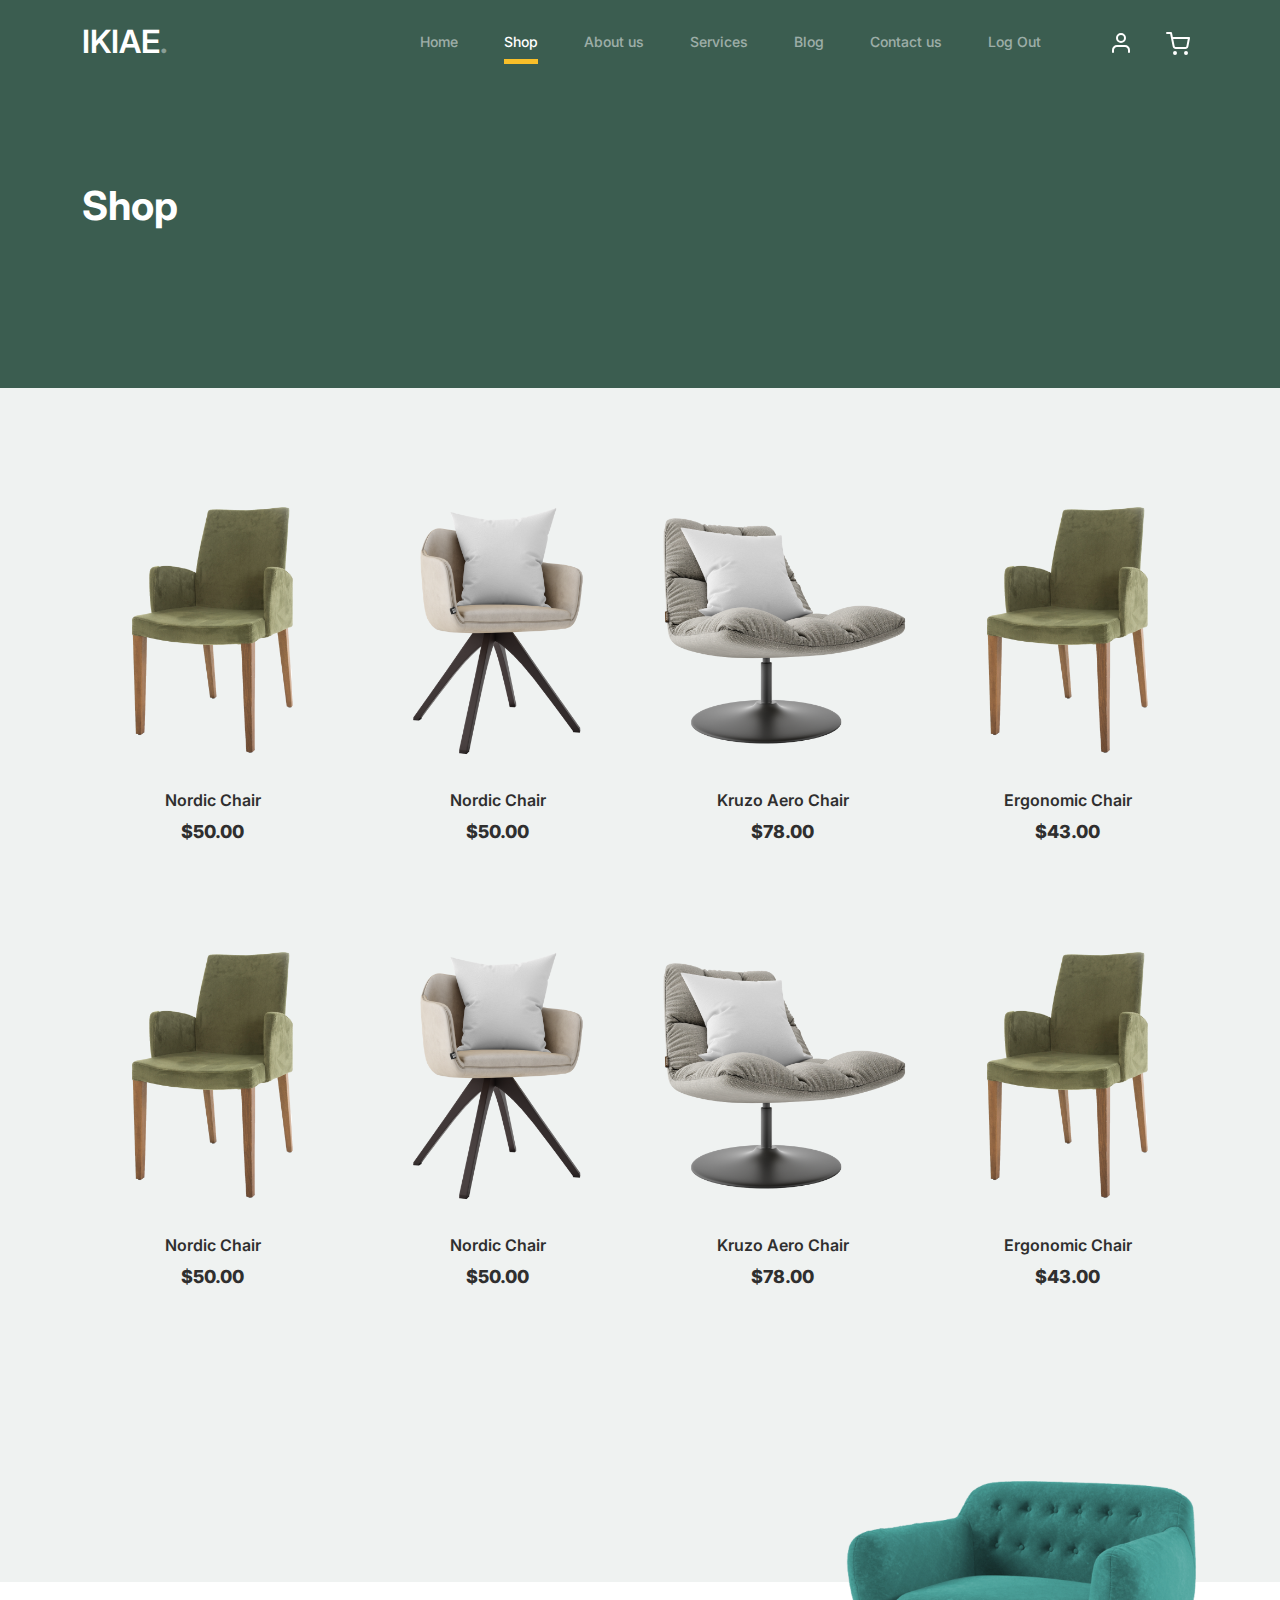
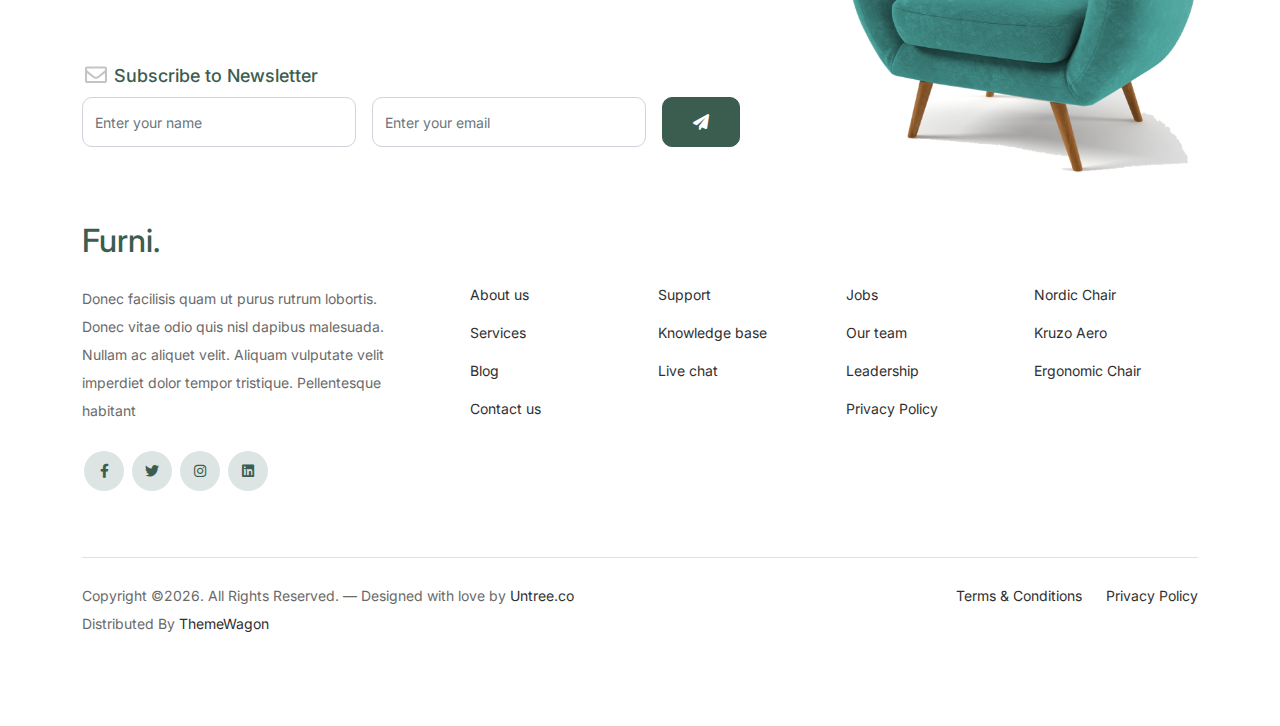
<file: shop.html>
<!-- /*
* Bootstrap 5
* Template Name: Furni
* Template Author: Untree.co
* Template URI: https://untree.co/
* License: https://creativecommons.org/licenses/by/3.0/
*/ -->
<!doctype html>
<html lang="en">
<head>
  <meta charset="utf-8">
  <meta name="viewport" content="width=device-width, initial-scale=1, shrink-to-fit=no">
  <meta name="author" content="Untree.co">
  <link rel="shortcut icon" href="favicon.png">

  <meta name="description" content="" />
  <meta name="keywords" content="bootstrap, bootstrap4" />

		<!-- Bootstrap CSS -->
		<link href="css/bootstrap.min.css" rel="stylesheet">
		<link href="https://cdnjs.cloudflare.com/ajax/libs/font-awesome/6.0.0-beta3/css/all.min.css" rel="stylesheet">
		<link href="css/tiny-slider.css" rel="stylesheet">
		<link href="css/style.css" rel="stylesheet">
		<title>Furni Free Bootstrap 5 Template for Furniture and Interior Design Websites by Untree.co </title>
	</head>

	<body>

		<!-- Start Header/Navigation -->
		<nav class="custom-navbar navbar navbar navbar-expand-md navbar-dark bg-dark" arial-label="Furni navigation bar">

			<div class="container">
				<a class="navbar-brand" href="index.html">IKIAE<span>.</span></a>

				<button class="navbar-toggler" type="button" data-bs-toggle="collapse" data-bs-target="#navbarsFurni" aria-controls="navbarsFurni" aria-expanded="false" aria-label="Toggle navigation">
					<span class="navbar-toggler-icon"></span>
				</button>

				<div class="collapse navbar-collapse" id="navbarsFurni">
					<ul class="custom-navbar-nav navbar-nav ms-auto mb-2 mb-md-0">
						<li class="nav-item ">
							<a class="nav-link" href="index.html">Home</a>
						</li>
						<li class="active"><a class="nav-link" href="shop.html">Shop</a></li>
						<li><a class="nav-link" href="about.html">About us</a></li>
						<li><a class="nav-link" href="services.html">Services</a></li>
						<li><a class="nav-link" href="blog.html">Blog</a></li>
						<li><a class="nav-link" href="contact.html">Contact us</a></li>
						<li><a class="nav-link" href="logout.html">Log Out</a></li>
					</ul>

					<ul class="custom-navbar-cta navbar-nav mb-2 mb-md-0 ms-5">
						<li><a class="nav-link" href="#"><img src="images/user.svg"></a></li>
						<li><a class="nav-link" href="cart.html"><img src="images/cart.svg"></a></li>
					</ul>
				</div>
			</div>
				
		</nav>
		<!-- End Header/Navigation -->

		<!-- Start Hero Section -->
			<div class="hero">
				<div class="container">
					<div class="row justify-content-between">
						<div class="col-lg-5">
							<div class="intro-excerpt">
								<h1>Shop</h1>
							</div>
						</div>
						<div class="col-lg-7">
							
						</div>
					</div>
				</div>
			</div>
		<!-- End Hero Section -->

		

		<div class="untree_co-section product-section before-footer-section">
		    <div class="container">
		      	<div class="row">

		      		<!-- Start Column 1 -->
					<div class="col-12 col-md-4 col-lg-3 mb-5">
						<a class="product-item" href="#">
							<img src="images/product-3.png" class="img-fluid product-thumbnail">
							<h3 class="product-title">Nordic Chair</h3>
							<strong class="product-price">$50.00</strong>

							<span class="icon-cross">
								<img src="images/cross.svg" class="img-fluid">
							</span>
						</a>
					</div> 
					<!-- End Column 1 -->
						
					<!-- Start Column 2 -->
					<div class="col-12 col-md-4 col-lg-3 mb-5">
						<a class="product-item" href="#">
							<img src="images/product-1.png" class="img-fluid product-thumbnail">
							<h3 class="product-title">Nordic Chair</h3>
							<strong class="product-price">$50.00</strong>

							<span class="icon-cross">
								<img src="images/cross.svg" class="img-fluid">
							</span>
						</a>
					</div> 
					<!-- End Column 2 -->

					<!-- Start Column 3 -->
					<div class="col-12 col-md-4 col-lg-3 mb-5">
						<a class="product-item" href="#">
							<img src="images/product-2.png" class="img-fluid product-thumbnail">
							<h3 class="product-title">Kruzo Aero Chair</h3>
							<strong class="product-price">$78.00</strong>

							<span class="icon-cross">
								<img src="images/cross.svg" class="img-fluid">
							</span>
						</a>
					</div>
					<!-- End Column 3 -->

					<!-- Start Column 4 -->
					<div class="col-12 col-md-4 col-lg-3 mb-5">
						<a class="product-item" href="#">
							<img src="images/product-3.png" class="img-fluid product-thumbnail">
							<h3 class="product-title">Ergonomic Chair</h3>
							<strong class="product-price">$43.00</strong>

							<span class="icon-cross">
								<img src="images/cross.svg" class="img-fluid">
							</span>
						</a>
					</div>
					<!-- End Column 4 -->


					<!-- Start Column 1 -->
					<div class="col-12 col-md-4 col-lg-3 mb-5">
						<a class="product-item" href="#">
							<img src="images/product-3.png" class="img-fluid product-thumbnail">
							<h3 class="product-title">Nordic Chair</h3>
							<strong class="product-price">$50.00</strong>

							<span class="icon-cross">
								<img src="images/cross.svg" class="img-fluid">
							</span>
						</a>
					</div> 
					<!-- End Column 1 -->
						
					<!-- Start Column 2 -->
					<div class="col-12 col-md-4 col-lg-3 mb-5">
						<a class="product-item" href="#">
							<img src="images/product-1.png" class="img-fluid product-thumbnail">
							<h3 class="product-title">Nordic Chair</h3>
							<strong class="product-price">$50.00</strong>

							<span class="icon-cross">
								<img src="images/cross.svg" class="img-fluid">
							</span>
						</a>
					</div> 
					<!-- End Column 2 -->

					<!-- Start Column 3 -->
					<div class="col-12 col-md-4 col-lg-3 mb-5">
						<a class="product-item" href="#">
							<img src="images/product-2.png" class="img-fluid product-thumbnail">
							<h3 class="product-title">Kruzo Aero Chair</h3>
							<strong class="product-price">$78.00</strong>

							<span class="icon-cross">
								<img src="images/cross.svg" class="img-fluid">
							</span>
						</a>
					</div>
					<!-- End Column 3 -->

					<!-- Start Column 4 -->
					<div class="col-12 col-md-4 col-lg-3 mb-5">
						<a class="product-item" href="#">
							<img src="images/product-3.png" class="img-fluid product-thumbnail">
							<h3 class="product-title">Ergonomic Chair</h3>
							<strong class="product-price">$43.00</strong>

							<span class="icon-cross">
								<img src="images/cross.svg" class="img-fluid">
							</span>
						</a>
					</div>
					<!-- End Column 4 -->

		      	</div>
		    </div>
		</div>


		<!-- Start Footer Section -->
		<footer class="footer-section">
			<div class="container relative">

				<div class="sofa-img">
					<img src="images/sofa.png" alt="Image" class="img-fluid">
				</div>

				<div class="row">
					<div class="col-lg-8">
						<div class="subscription-form">
							<h3 class="d-flex align-items-center"><span class="me-1"><img src="images/envelope-outline.svg" alt="Image" class="img-fluid"></span><span>Subscribe to Newsletter</span></h3>

							<form action="#" class="row g-3">
								<div class="col-auto">
									<input type="text" class="form-control" placeholder="Enter your name">
								</div>
								<div class="col-auto">
									<input type="email" class="form-control" placeholder="Enter your email">
								</div>
								<div class="col-auto">
									<button class="btn btn-primary">
										<span class="fa fa-paper-plane"></span>
									</button>
								</div>
							</form>

						</div>
					</div>
				</div>

				<div class="row g-5 mb-5">
					<div class="col-lg-4">
						<div class="mb-4 footer-logo-wrap"><a href="#" class="footer-logo">Furni<span>.</span></a></div>
						<p class="mb-4">Donec facilisis quam ut purus rutrum lobortis. Donec vitae odio quis nisl dapibus malesuada. Nullam ac aliquet velit. Aliquam vulputate velit imperdiet dolor tempor tristique. Pellentesque habitant</p>

						<ul class="list-unstyled custom-social">
							<li><a href="#"><span class="fa fa-brands fa-facebook-f"></span></a></li>
							<li><a href="#"><span class="fa fa-brands fa-twitter"></span></a></li>
							<li><a href="#"><span class="fa fa-brands fa-instagram"></span></a></li>
							<li><a href="#"><span class="fa fa-brands fa-linkedin"></span></a></li>
						</ul>
					</div>

					<div class="col-lg-8">
						<div class="row links-wrap">
							<div class="col-6 col-sm-6 col-md-3">
								<ul class="list-unstyled">
									<li><a href="#">About us</a></li>
									<li><a href="#">Services</a></li>
									<li><a href="#">Blog</a></li>
									<li><a href="#">Contact us</a></li>
								</ul>
							</div>

							<div class="col-6 col-sm-6 col-md-3">
								<ul class="list-unstyled">
									<li><a href="#">Support</a></li>
									<li><a href="#">Knowledge base</a></li>
									<li><a href="#">Live chat</a></li>
								</ul>
							</div>

							<div class="col-6 col-sm-6 col-md-3">
								<ul class="list-unstyled">
									<li><a href="#">Jobs</a></li>
									<li><a href="#">Our team</a></li>
									<li><a href="#">Leadership</a></li>
									<li><a href="#">Privacy Policy</a></li>
								</ul>
							</div>

							<div class="col-6 col-sm-6 col-md-3">
								<ul class="list-unstyled">
									<li><a href="#">Nordic Chair</a></li>
									<li><a href="#">Kruzo Aero</a></li>
									<li><a href="#">Ergonomic Chair</a></li>
								</ul>
							</div>
						</div>
					</div>

				</div>

				<div class="border-top copyright">
					<div class="row pt-4">
						<div class="col-lg-6">
							<p class="mb-2 text-center text-lg-start">Copyright &copy;<script>document.write(new Date().getFullYear());</script>. All Rights Reserved. &mdash; Designed with love by <a href="https://untree.co">Untree.co</a>  Distributed By <a href="https://themewagon.com">ThemeWagon</a> <!-- License information: https://untree.co/license/ -->
            </p>
						</div>

						<div class="col-lg-6 text-center text-lg-end">
							<ul class="list-unstyled d-inline-flex ms-auto">
								<li class="me-4"><a href="#">Terms &amp; Conditions</a></li>
								<li><a href="#">Privacy Policy</a></li>
							</ul>
						</div>

					</div>
				</div>

			</div>
		</footer>
		<!-- End Footer Section -->	


		<script src="js/bootstrap.bundle.min.js"></script>
		<script src="js/tiny-slider.js"></script>
		<script src="js/custom.js"></script>
	</body>

</html>
</file>
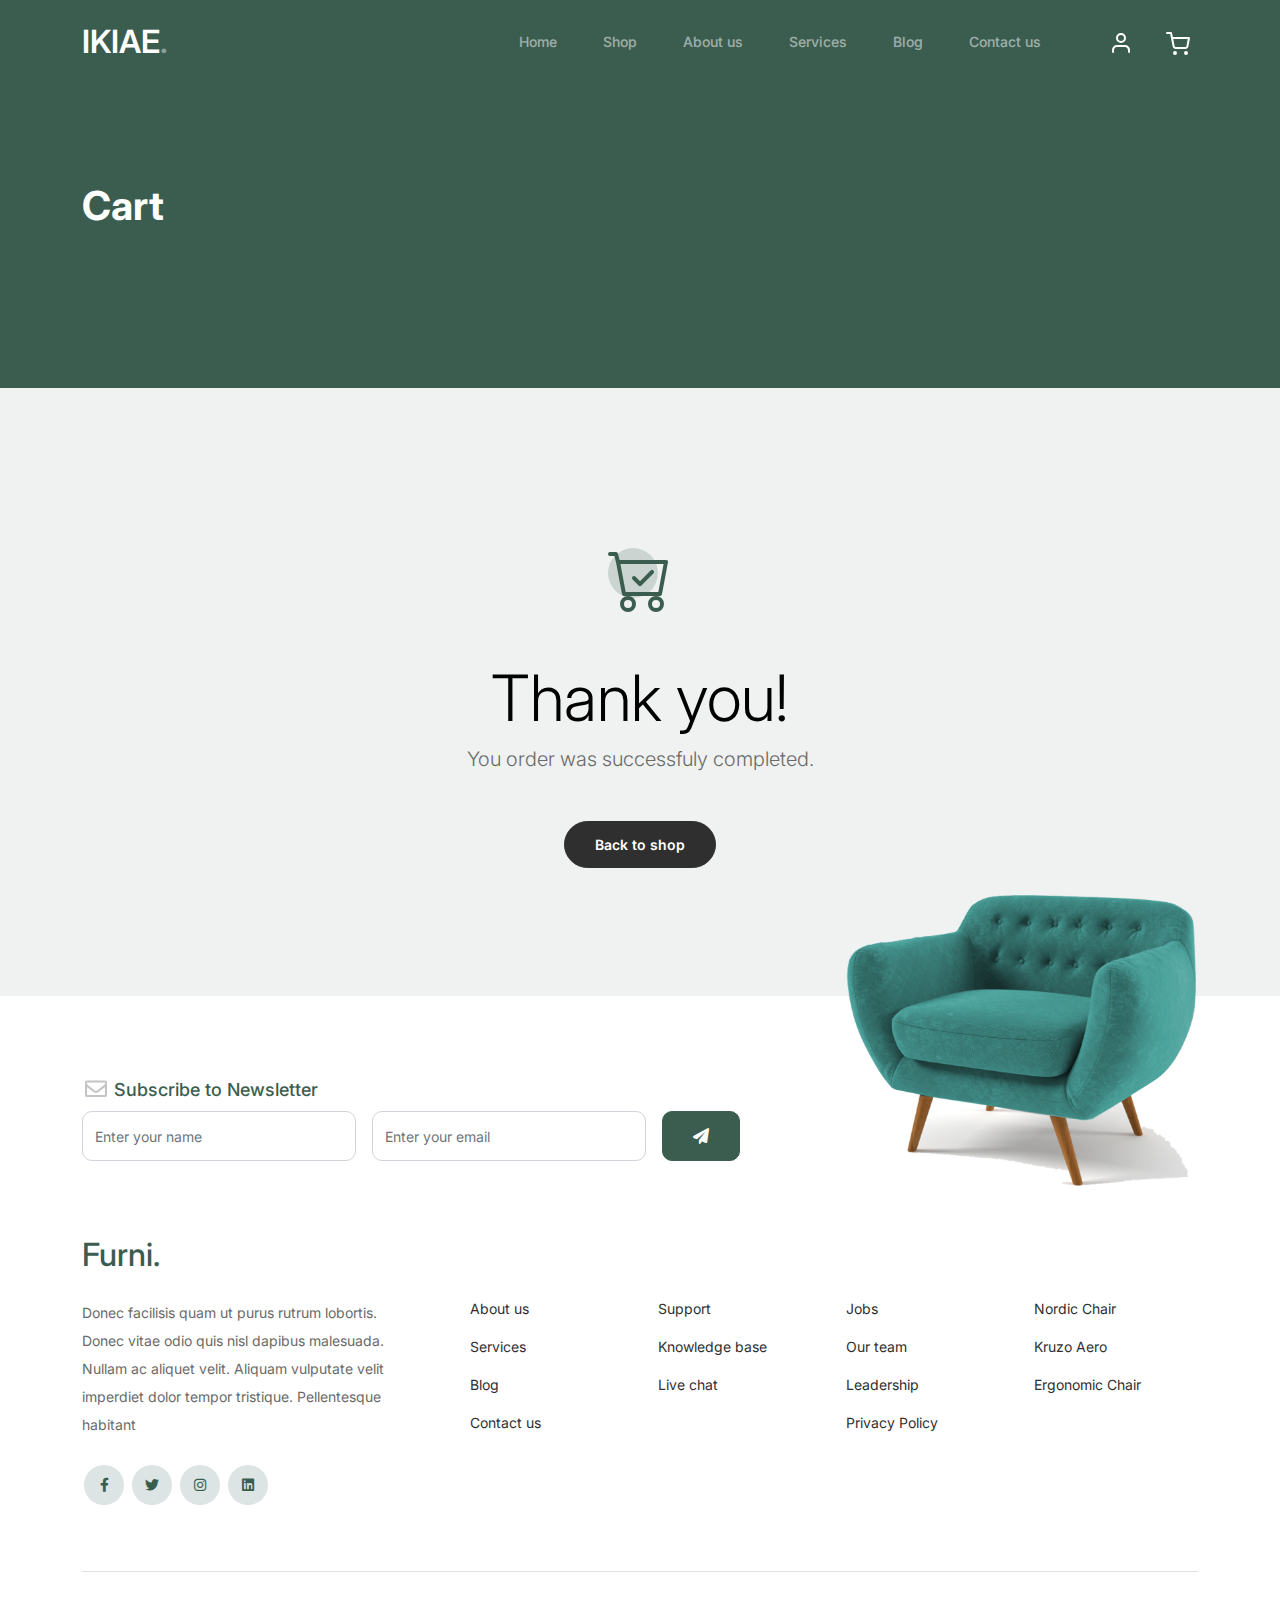
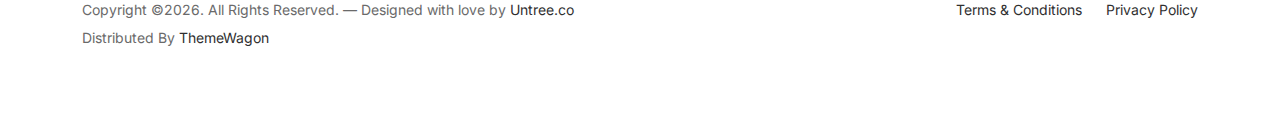
<file: thankyou.html>
<!-- /*
* Bootstrap 5
* Template Name: Furni
* Template Author: Untree.co
* Template URI: https://untree.co/
* License: https://creativecommons.org/licenses/by/3.0/
*/ -->
<!doctype html>
<html lang="en">
<head>
  <meta charset="utf-8">
  <meta name="viewport" content="width=device-width, initial-scale=1, shrink-to-fit=no">
  <meta name="author" content="Untree.co">
  <link rel="shortcut icon" href="favicon.png">

  <meta name="description" content="" />
  <meta name="keywords" content="bootstrap, bootstrap4" />

		<!-- Bootstrap CSS -->
		<link href="css/bootstrap.min.css" rel="stylesheet">
		<link href="https://cdnjs.cloudflare.com/ajax/libs/font-awesome/6.0.0-beta3/css/all.min.css" rel="stylesheet">
		<link href="css/tiny-slider.css" rel="stylesheet">
		<link href="css/style.css" rel="stylesheet">
		<title>Furni Free Bootstrap 5 Template for Furniture and Interior Design Websites by Untree.co </title>
	</head>

	<body>

		<!-- Start Header/Navigation -->
		<nav class="custom-navbar navbar navbar navbar-expand-md navbar-dark bg-dark" arial-label="Furni navigation bar">

			<div class="container">
				<a class="navbar-brand" href="index.html">IKIAE<span>.</span></a>

				<button class="navbar-toggler" type="button" data-bs-toggle="collapse" data-bs-target="#navbarsFurni" aria-controls="navbarsFurni" aria-expanded="false" aria-label="Toggle navigation">
					<span class="navbar-toggler-icon"></span>
				</button>

				<div class="collapse navbar-collapse" id="navbarsFurni">
					<ul class="custom-navbar-nav navbar-nav ms-auto mb-2 mb-md-0">
						<li class="nav-item ">
							<a class="nav-link" href="index.html">Home</a>
						</li>
						<li><a class="nav-link" href="shop.html">Shop</a></li>
						<li><a class="nav-link" href="about.html">About us</a></li>
						<li><a class="nav-link" href="services.html">Services</a></li>
						<li><a class="nav-link" href="blog.html">Blog</a></li>
						<li><a class="nav-link" href="contact.html">Contact us</a></li>
					</ul>

					<ul class="custom-navbar-cta navbar-nav mb-2 mb-md-0 ms-5">
						<li><a class="nav-link" href="#"><img src="images/user.svg"></a></li>
						<li><a class="nav-link" href="cart.html"><img src="images/cart.svg"></a></li>
					</ul>
				</div>
			</div>
				
		</nav>
		<!-- End Header/Navigation -->

		<!-- Start Hero Section -->
			<div class="hero">
				<div class="container">
					<div class="row justify-content-between">
						<div class="col-lg-5">
							<div class="intro-excerpt">
								<h1>Cart</h1>
							</div>
						</div>
						<div class="col-lg-7">
							
						</div>
					</div>
				</div>
			</div>
		<!-- End Hero Section -->

		

		<div class="untree_co-section">
    <div class="container">
      <div class="row">
        <div class="col-md-12 text-center pt-5">
          <span class="display-3 thankyou-icon text-primary">
            <svg width="1em" height="1em" viewBox="0 0 16 16" class="bi bi-cart-check mb-5" fill="currentColor" xmlns="http://www.w3.org/2000/svg">
              <path fill-rule="evenodd" d="M11.354 5.646a.5.5 0 0 1 0 .708l-3 3a.5.5 0 0 1-.708 0l-1.5-1.5a.5.5 0 1 1 .708-.708L8 8.293l2.646-2.647a.5.5 0 0 1 .708 0z"/>
              <path fill-rule="evenodd" d="M0 1.5A.5.5 0 0 1 .5 1H2a.5.5 0 0 1 .485.379L2.89 3H14.5a.5.5 0 0 1 .491.592l-1.5 8A.5.5 0 0 1 13 12H4a.5.5 0 0 1-.491-.408L2.01 3.607 1.61 2H.5a.5.5 0 0 1-.5-.5zM3.102 4l1.313 7h8.17l1.313-7H3.102zM5 12a2 2 0 1 0 0 4 2 2 0 0 0 0-4zm7 0a2 2 0 1 0 0 4 2 2 0 0 0 0-4zm-7 1a1 1 0 1 0 0 2 1 1 0 0 0 0-2zm7 0a1 1 0 1 0 0 2 1 1 0 0 0 0-2z"/>
            </svg>
          </span>
          <h2 class="display-3 text-black">Thank you!</h2>
          <p class="lead mb-5">You order was successfuly completed.</p>
          <p><a href="shop.html" class="btn btn-sm btn-outline-black">Back to shop</a></p>
        </div>
      </div>
    </div>
  </div>

		<!-- Start Footer Section -->
		<footer class="footer-section">
			<div class="container relative">

				<div class="sofa-img">
					<img src="images/sofa.png" alt="Image" class="img-fluid">
				</div>

				<div class="row">
					<div class="col-lg-8">
						<div class="subscription-form">
							<h3 class="d-flex align-items-center"><span class="me-1"><img src="images/envelope-outline.svg" alt="Image" class="img-fluid"></span><span>Subscribe to Newsletter</span></h3>

							<form action="#" class="row g-3">
								<div class="col-auto">
									<input type="text" class="form-control" placeholder="Enter your name">
								</div>
								<div class="col-auto">
									<input type="email" class="form-control" placeholder="Enter your email">
								</div>
								<div class="col-auto">
									<button class="btn btn-primary">
										<span class="fa fa-paper-plane"></span>
									</button>
								</div>
							</form>

						</div>
					</div>
				</div>

				<div class="row g-5 mb-5">
					<div class="col-lg-4">
						<div class="mb-4 footer-logo-wrap"><a href="#" class="footer-logo">Furni<span>.</span></a></div>
						<p class="mb-4">Donec facilisis quam ut purus rutrum lobortis. Donec vitae odio quis nisl dapibus malesuada. Nullam ac aliquet velit. Aliquam vulputate velit imperdiet dolor tempor tristique. Pellentesque habitant</p>

						<ul class="list-unstyled custom-social">
							<li><a href="#"><span class="fa fa-brands fa-facebook-f"></span></a></li>
							<li><a href="#"><span class="fa fa-brands fa-twitter"></span></a></li>
							<li><a href="#"><span class="fa fa-brands fa-instagram"></span></a></li>
							<li><a href="#"><span class="fa fa-brands fa-linkedin"></span></a></li>
						</ul>
					</div>

					<div class="col-lg-8">
						<div class="row links-wrap">
							<div class="col-6 col-sm-6 col-md-3">
								<ul class="list-unstyled">
									<li><a href="#">About us</a></li>
									<li><a href="#">Services</a></li>
									<li><a href="#">Blog</a></li>
									<li><a href="#">Contact us</a></li>
								</ul>
							</div>

							<div class="col-6 col-sm-6 col-md-3">
								<ul class="list-unstyled">
									<li><a href="#">Support</a></li>
									<li><a href="#">Knowledge base</a></li>
									<li><a href="#">Live chat</a></li>
								</ul>
							</div>

							<div class="col-6 col-sm-6 col-md-3">
								<ul class="list-unstyled">
									<li><a href="#">Jobs</a></li>
									<li><a href="#">Our team</a></li>
									<li><a href="#">Leadership</a></li>
									<li><a href="#">Privacy Policy</a></li>
								</ul>
							</div>

							<div class="col-6 col-sm-6 col-md-3">
								<ul class="list-unstyled">
									<li><a href="#">Nordic Chair</a></li>
									<li><a href="#">Kruzo Aero</a></li>
									<li><a href="#">Ergonomic Chair</a></li>
								</ul>
							</div>
						</div>
					</div>

				</div>

				<div class="border-top copyright">
					<div class="row pt-4">
						<div class="col-lg-6">
							<p class="mb-2 text-center text-lg-start">Copyright &copy;<script>document.write(new Date().getFullYear());</script>. All Rights Reserved. &mdash; Designed with love by <a href="https://untree.co">Untree.co</a> Distributed By <a href="https://themewagon.com">ThemeWagon</a> <!-- License information: https://untree.co/license/ -->
            </p>
						</div>

						<div class="col-lg-6 text-center text-lg-end">
							<ul class="list-unstyled d-inline-flex ms-auto">
								<li class="me-4"><a href="#">Terms &amp; Conditions</a></li>
								<li><a href="#">Privacy Policy</a></li>
							</ul>
						</div>

					</div>
				</div>

			</div>
		</footer>
		<!-- End Footer Section -->	


		<script src="js/bootstrap.bundle.min.js"></script>
		<script src="js/tiny-slider.js"></script>
		<script src="js/custom.js"></script>
	</body>

</html>
</file>
<file: css/tiny-slider.css>
.tns-outer{padding:0 !important}.tns-outer [hidden]{display:none !important}.tns-outer [aria-controls],.tns-outer [data-action]{cursor:pointer}.tns-slider{-webkit-transition:all 0s;-moz-transition:all 0s;transition:all 0s}.tns-slider>.tns-item{-webkit-box-sizing:border-box;-moz-box-sizing:border-box;box-sizing:border-box}.tns-horizontal.tns-subpixel{white-space:nowrap}.tns-horizontal.tns-subpixel>.tns-item{display:inline-block;vertical-align:top;white-space:normal}.tns-horizontal.tns-no-subpixel:after{content:'';display:table;clear:both}.tns-horizontal.tns-no-subpixel>.tns-item{float:left}.tns-horizontal.tns-carousel.tns-no-subpixel>.tns-item{margin-right:-100%}.tns-no-calc{position:relative;left:0}.tns-gallery{position:relative;left:0;min-height:1px}.tns-gallery>.tns-item{position:absolute;left:-100%;-webkit-transition:transform 0s, opacity 0s;-moz-transition:transform 0s, opacity 0s;transition:transform 0s, opacity 0s}.tns-gallery>.tns-slide-active{position:relative;left:auto !important}.tns-gallery>.tns-moving{-webkit-transition:all 0.25s;-moz-transition:all 0.25s;transition:all 0.25s}.tns-autowidth{display:inline-block}.tns-lazy-img{-webkit-transition:opacity 0.6s;-moz-transition:opacity 0.6s;transition:opacity 0.6s;opacity:0.6}.tns-lazy-img.tns-complete{opacity:1}.tns-ah{-webkit-transition:height 0s;-moz-transition:height 0s;transition:height 0s}.tns-ovh{overflow:hidden}.tns-visually-hidden{position:absolute;left:-10000em}.tns-transparent{opacity:0;visibility:hidden}.tns-fadeIn{opacity:1;filter:alpha(opacity=100);z-index:0}.tns-normal,.tns-fadeOut{opacity:0;filter:alpha(opacity=0);z-index:-1}.tns-vpfix{white-space:nowrap}.tns-vpfix>div,.tns-vpfix>li{display:inline-block}.tns-t-subp2{margin:0 auto;width:310px;position:relative;height:10px;overflow:hidden}.tns-t-ct{width:2333.3333333%;width:-webkit-calc(100% * 70 / 3);width:-moz-calc(100% * 70 / 3);width:calc(100% * 70 / 3);position:absolute;right:0}.tns-t-ct:after{content:'';display:table;clear:both}.tns-t-ct>div{width:1.4285714%;width:-webkit-calc(100% / 70);width:-moz-calc(100% / 70);width:calc(100% / 70);height:10px;float:left}

/*# sourceMappingURL=sourcemaps/tiny-slider.css.map */
</file>
<file: css/style.css>
/*
* Template Name: UntreeStore
* Template Author: Untree.co
* Author URI: https://untree.co/
* License: https://creativecommons.org/licenses/by/3.0/
*/
@import url("https://fonts.googleapis.com/css2?family=Inter:wght@400;500;600;700;800&display=swap");
body {
  overflow-x: hidden;
  position: relative; }

body {
  font-family: "Inter", sans-serif;
  font-weight: 400;
  line-height: 28px;
  color: #6a6a6a;
  font-size: 14px;
  background-color: #eff2f1; }

a {
  text-decoration: none;
  -webkit-transition: .3s all ease;
  -o-transition: .3s all ease;
  transition: .3s all ease;
  color: #2f2f2f;
  text-decoration: underline; }
  a:hover {
    color: #2f2f2f;
    text-decoration: none; }
  a.more {
    font-weight: 600; }

.custom-navbar {
  background: #3b5d50 !important;
  padding-top: 20px;
  padding-bottom: 20px; }
  .custom-navbar .navbar-brand {
    font-size: 32px;
    font-weight: 600; }
    .custom-navbar .navbar-brand > span {
      opacity: .4; }
  .custom-navbar .navbar-toggler {
    border-color: transparent; }
    .custom-navbar .navbar-toggler:active, .custom-navbar .navbar-toggler:focus {
      -webkit-box-shadow: none;
      box-shadow: none;
      outline: none; }
  @media (min-width: 992px) {
    .custom-navbar .custom-navbar-nav li {
      margin-left: 15px;
      margin-right: 15px; } }
  .custom-navbar .custom-navbar-nav li a {
    font-weight: 500;
    color: #ffffff !important;
    opacity: .5;
    -webkit-transition: .3s all ease;
    -o-transition: .3s all ease;
    transition: .3s all ease;
    position: relative; }
    @media (min-width: 768px) {
      .custom-navbar .custom-navbar-nav li a:before {
        content: "";
        position: absolute;
        bottom: 0;
        left: 8px;
        right: 8px;
        background: #f9bf29;
        height: 5px;
        opacity: 1;
        visibility: visible;
        width: 0;
        -webkit-transition: .15s all ease-out;
        -o-transition: .15s all ease-out;
        transition: .15s all ease-out; } }
    .custom-navbar .custom-navbar-nav li a:hover {
      opacity: 1; }
      .custom-navbar .custom-navbar-nav li a:hover:before {
        width: calc(100% - 16px); }
  .custom-navbar .custom-navbar-nav li.active a {
    opacity: 1; }
    .custom-navbar .custom-navbar-nav li.active a:before {
      width: calc(100% - 16px); }
  .custom-navbar .custom-navbar-cta {
    margin-left: 0 !important;
    -webkit-box-orient: horizontal;
    -webkit-box-direction: normal;
    -ms-flex-direction: row;
    flex-direction: row; }
    @media (min-width: 768px) {
      .custom-navbar .custom-navbar-cta {
        margin-left: 40px !important; } }
    .custom-navbar .custom-navbar-cta li {
      margin-left: 0px;
      margin-right: 0px; }
      .custom-navbar .custom-navbar-cta li:first-child {
        margin-right: 20px; }

.hero {
  background: #3b5d50;
  padding: calc(4rem - 30px) 0 0rem 0; }
  @media (min-width: 768px) {
    .hero {
      padding: calc(4rem - 30px) 0 4rem 0; } }
  @media (min-width: 992px) {
    .hero {
      padding: calc(8rem - 30px) 0 8rem 0; } }
  .hero .intro-excerpt {
    position: relative;
    z-index: 4; }
    @media (min-width: 992px) {
      .hero .intro-excerpt {
        max-width: 450px; } }
  .hero h1 {
    font-weight: 700;
    color: #ffffff;
    margin-bottom: 30px; }
    @media (min-width: 1400px) {
      .hero h1 {
        font-size: 54px; } }
  .hero p {
    color: rgba(255, 255, 255, 0.5);
    margin-bottom: 30px;
  }
  .hero .hero-img-wrap {
    position: relative; }
    .hero .hero-img-wrap img {
      position: relative;
      top: 0px;
      right: 0px;
      z-index: 2;
      max-width: 780px;
      left: -20px; }
      @media (min-width: 768px) {
        .hero .hero-img-wrap img {
          right: 0px;
          left: -100px; } }
      @media (min-width: 992px) {
        .hero .hero-img-wrap img {
          left: 0px;
          top: -80px;
          position: absolute;
          right: -50px; } }
      @media (min-width: 1200px) {
        .hero .hero-img-wrap img {
          left: 0px;
          top: -80px;
          right: -100px; } }
    .hero .hero-img-wrap:after {
      content: "";
      position: absolute;
      width: 255px;
      height: 217px;
      background-image: url("../images/dots-light.svg");
      background-size: contain;
      background-repeat: no-repeat;
      right: -100px;
      top: -0px; }
      @media (min-width: 1200px) {
        .hero .hero-img-wrap:after {
          top: -40px; } }

.btn {
  font-weight: 600;
  padding: 12px 30px;
  border-radius: 30px;
  color: #ffffff;
  background: #2f2f2f;
  border-color: #2f2f2f; }
  .btn:hover {
    color: #ffffff;
    background: #222222;
    border-color: #222222; }
  .btn:active, .btn:focus {
    outline: none !important;
    -webkit-box-shadow: none;
    box-shadow: none; }
  .btn.btn-primary {
    background: #3b5d50;
    border-color: #3b5d50; }
    .btn.btn-primary:hover {
      background: #314d43;
      border-color: #314d43; }
  .btn.btn-secondary {
    color: #2f2f2f;
    background: #f9bf29;
    border-color: #f9bf29; }
    .btn.btn-secondary:hover {
      background: #f8b810;
      border-color: #f8b810; }
  .btn.btn-white-outline {
    background: transparent;
    border-width: 2px;
    border-color: rgba(255, 255, 255, 0.3); }
    .btn.btn-white-outline:hover {
      border-color: white;
      color: #ffffff; }

.section-title {
  color: #2f2f2f; }

.product-section {
  padding: 7rem 0; }
  .product-section .product-item {
    text-align: center;
    text-decoration: none;
    display: block;
    position: relative;
    padding-bottom: 50px;
    cursor: pointer; }
    .product-section .product-item .product-thumbnail {
      margin-bottom: 30px;
      position: relative;
      top: 0;
      -webkit-transition: .3s all ease;
      -o-transition: .3s all ease;
      transition: .3s all ease; }
    .product-section .product-item h3 {
      font-weight: 600;
      font-size: 16px; }
    .product-section .product-item strong {
      font-weight: 800 !important;
      font-size: 18px !important; }
    .product-section .product-item h3, .product-section .product-item strong {
      color: #2f2f2f;
      text-decoration: none; }
    .product-section .product-item .icon-cross {
      position: absolute;
      width: 35px;
      height: 35px;
      display: inline-block;
      background: #2f2f2f;
      bottom: 15px;
      left: 50%;
      -webkit-transform: translateX(-50%);
      -ms-transform: translateX(-50%);
      transform: translateX(-50%);
      margin-bottom: -17.5px;
      border-radius: 50%;
      opacity: 0;
      visibility: hidden;
      -webkit-transition: .3s all ease;
      -o-transition: .3s all ease;
      transition: .3s all ease; }
      .product-section .product-item .icon-cross img {
        position: absolute;
        left: 50%;
        top: 50%;
        -webkit-transform: translate(-50%, -50%);
        -ms-transform: translate(-50%, -50%);
        transform: translate(-50%, -50%); }
    .product-section .product-item:before {
      bottom: 0;
      left: 0;
      right: 0;
      position: absolute;
      content: "";
      background: #dce5e4;
      height: 0%;
      z-index: -1;
      border-radius: 10px;
      -webkit-transition: .3s all ease;
      -o-transition: .3s all ease;
      transition: .3s all ease; }
    .product-section .product-item:hover .product-thumbnail {
      top: -25px; }
    .product-section .product-item:hover .icon-cross {
      bottom: 0;
      opacity: 1;
      visibility: visible; }
    .product-section .product-item:hover:before {
      height: 70%; }

.why-choose-section {
  padding: 7rem 0; }
  .why-choose-section .img-wrap {
    position: relative; }
    .why-choose-section .img-wrap:before {
      position: absolute;
      content: "";
      width: 255px;
      height: 217px;
      background-image: url("../images/dots-yellow.svg");
      background-repeat: no-repeat;
      background-size: contain;
      -webkit-transform: translate(-40%, -40%);
      -ms-transform: translate(-40%, -40%);
      transform: translate(-40%, -40%);
      z-index: -1; }
    .why-choose-section .img-wrap img {
      border-radius: 20px; }

.feature {
  margin-bottom: 30px; }
  .feature .icon {
    display: inline-block;
    position: relative;
    margin-bottom: 20px; }
    .feature .icon:before {
      content: "";
      width: 33px;
      height: 33px;
      position: absolute;
      background: rgba(59, 93, 80, 0.2);
      border-radius: 50%;
      right: -8px;
      bottom: 0; }
  .feature h3 {
    font-size: 14px;
    color: #2f2f2f; }
  .feature p {
    font-size: 14px;
    line-height: 22px;
    color: #6a6a6a; }

.we-help-section {
  padding: 7rem 0; }
  .we-help-section .imgs-grid {
    display: -ms-grid;
    display: grid;
    -ms-grid-columns: (1fr)(27);
    grid-template-columns: repeat(27, 1fr);
    position: relative; }
    .we-help-section .imgs-grid:before {
      position: absolute;
      content: "";
      width: 255px;
      height: 217px;
      background-image: url("../images/dots-green.svg");
      background-size: contain;
      background-repeat: no-repeat;
      -webkit-transform: translate(-40%, -40%);
      -ms-transform: translate(-40%, -40%);
      transform: translate(-40%, -40%);
      z-index: -1; }
    .we-help-section .imgs-grid .grid {
      position: relative; }
      .we-help-section .imgs-grid .grid img {
        border-radius: 20px;
        max-width: 100%; }
      .we-help-section .imgs-grid .grid.grid-1 {
        -ms-grid-column: 1;
        -ms-grid-column-span: 18;
        grid-column: 1 / span 18;
        -ms-grid-row: 1;
        -ms-grid-row-span: 27;
        grid-row: 1 / span 27; }
      .we-help-section .imgs-grid .grid.grid-2 {
        -ms-grid-column: 19;
        -ms-grid-column-span: 27;
        grid-column: 19 / span 27;
        -ms-grid-row: 1;
        -ms-grid-row-span: 5;
        grid-row: 1 / span 5;
        padding-left: 20px; }
      .we-help-section .imgs-grid .grid.grid-3 {
        -ms-grid-column: 14;
        -ms-grid-column-span: 16;
        grid-column: 14 / span 16;
        -ms-grid-row: 6;
        -ms-grid-row-span: 27;
        grid-row: 6 / span 27;
        padding-top: 20px; }

.custom-list {
  width: 100%; }
  .custom-list li {
    display: inline-block;
    width: calc(50% - 20px);
    margin-bottom: 12px;
    line-height: 1.5;
    position: relative;
    padding-left: 20px; }
    .custom-list li:before {
      content: "";
      width: 8px;
      height: 8px;
      border-radius: 50%;
      border: 2px solid #3b5d50;
      position: absolute;
      left: 0;
      top: 8px; }

.popular-product {
  padding: 0 0 7rem 0; }
  .popular-product .product-item-sm h3 {
    font-size: 14px;
    font-weight: 700;
    color: #2f2f2f; }
  .popular-product .product-item-sm a {
    text-decoration: none;
    color: #2f2f2f;
    -webkit-transition: .3s all ease;
    -o-transition: .3s all ease;
    transition: .3s all ease; }
    .popular-product .product-item-sm a:hover {
      color: rgba(47, 47, 47, 0.5); }
  .popular-product .product-item-sm p {
    line-height: 1.4;
    margin-bottom: 10px;
    font-size: 14px; }
  .popular-product .product-item-sm .thumbnail {
    margin-right: 10px;
    -webkit-box-flex: 0;
    -ms-flex: 0 0 120px;
    flex: 0 0 120px;
    position: relative; }
    .popular-product .product-item-sm .thumbnail:before {
      content: "";
      position: absolute;
      border-radius: 20px;
      background: #dce5e4;
      width: 98px;
      height: 98px;
      top: 50%;
      left: 50%;
      -webkit-transform: translate(-50%, -50%);
      -ms-transform: translate(-50%, -50%);
      transform: translate(-50%, -50%);
      z-index: -1; }

.testimonial-section {
  padding: 3rem 0 7rem 0; }

.testimonial-slider-wrap {
  position: relative; }
  .testimonial-slider-wrap .tns-inner {
    padding-top: 30px; }
  .testimonial-slider-wrap .item .testimonial-block blockquote {
    font-size: 16px; }
    @media (min-width: 768px) {
      .testimonial-slider-wrap .item .testimonial-block blockquote {
        line-height: 32px;
        font-size: 18px; } }
  .testimonial-slider-wrap .item .testimonial-block .author-info .author-pic {
    margin-bottom: 20px; }
    .testimonial-slider-wrap .item .testimonial-block .author-info .author-pic img {
      max-width: 80px;
      border-radius: 50%; }
  .testimonial-slider-wrap .item .testimonial-block .author-info h3 {
    font-size: 14px;
    font-weight: 700;
    color: #2f2f2f;
    margin-bottom: 0; }
  .testimonial-slider-wrap #testimonial-nav {
    position: absolute;
    top: 50%;
    z-index: 99;
    width: 100%;
    display: none; }
    @media (min-width: 768px) {
      .testimonial-slider-wrap #testimonial-nav {
        display: block; } }
    .testimonial-slider-wrap #testimonial-nav > span {
      cursor: pointer;
      position: absolute;
      width: 58px;
      height: 58px;
      line-height: 58px;
      border-radius: 50%;
      background: rgba(59, 93, 80, 0.1);
      color: #2f2f2f;
      -webkit-transition: .3s all ease;
      -o-transition: .3s all ease;
      transition: .3s all ease; }
      .testimonial-slider-wrap #testimonial-nav > span:hover {
        background: #3b5d50;
        color: #ffffff; }
    .testimonial-slider-wrap #testimonial-nav .prev {
      left: -10px; }
    .testimonial-slider-wrap #testimonial-nav .next {
      right: 0; }
  .testimonial-slider-wrap .tns-nav {
    position: absolute;
    bottom: -50px;
    left: 50%;
    -webkit-transform: translateX(-50%);
    -ms-transform: translateX(-50%);
    transform: translateX(-50%); }
    .testimonial-slider-wrap .tns-nav button {
      background: none;
      border: none;
      display: inline-block;
      position: relative;
      width: 0 !important;
      height: 7px !important;
      margin: 2px; }
      .testimonial-slider-wrap .tns-nav button:active, .testimonial-slider-wrap .tns-nav button:focus, .testimonial-slider-wrap .tns-nav button:hover {
        outline: none;
        -webkit-box-shadow: none;
        box-shadow: none;
        background: none; }
      .testimonial-slider-wrap .tns-nav button:before {
        display: block;
        width: 7px;
        height: 7px;
        left: 0;
        top: 0;
        position: absolute;
        content: "";
        border-radius: 50%;
        -webkit-transition: .3s all ease;
        -o-transition: .3s all ease;
        transition: .3s all ease;
        background-color: #d6d6d6; }
      .testimonial-slider-wrap .tns-nav button:hover:before, .testimonial-slider-wrap .tns-nav button.tns-nav-active:before {
        background-color: #3b5d50; }

.before-footer-section {
  padding: 7rem 0 12rem 0 !important; }

.blog-section {
  padding: 7rem 0 12rem 0; }
  .blog-section .post-entry a {
    text-decoration: none; }
  .blog-section .post-entry .post-thumbnail {
    display: block;
    margin-bottom: 20px; }
    .blog-section .post-entry .post-thumbnail img {
      border-radius: 20px;
      -webkit-transition: .3s all ease;
      -o-transition: .3s all ease;
      transition: .3s all ease; }
  .blog-section .post-entry .post-content-entry {
    padding-left: 15px;
    padding-right: 15px; }
    .blog-section .post-entry .post-content-entry h3 {
      font-size: 16px;
      margin-bottom: 0;
      font-weight: 600;
      margin-bottom: 7px; }
    .blog-section .post-entry .post-content-entry .meta {
      font-size: 14px; }
      .blog-section .post-entry .post-content-entry .meta a {
        font-weight: 600; }
  .blog-section .post-entry:hover .post-thumbnail img, .blog-section .post-entry:focus .post-thumbnail img {
    opacity: .7; }

.footer-section {
  padding: 80px 0;
  background: #ffffff; }
  .footer-section .relative {
    position: relative; }
  .footer-section a {
    text-decoration: none;
    color: #2f2f2f;
    -webkit-transition: .3s all ease;
    -o-transition: .3s all ease;
    transition: .3s all ease; }
    .footer-section a:hover {
      color: rgba(47, 47, 47, 0.5); }
  .footer-section .subscription-form {
    margin-bottom: 40px;
    position: relative;
    z-index: 2;
    margin-top: 100px; }
    @media (min-width: 992px) {
      .footer-section .subscription-form {
        margin-top: 0px;
        margin-bottom: 80px; } }
    .footer-section .subscription-form h3 {
      font-size: 18px;
      font-weight: 500;
      color: #3b5d50; }
    .footer-section .subscription-form .form-control {
      height: 50px;
      border-radius: 10px;
      font-family: "Inter", sans-serif; }
      .footer-section .subscription-form .form-control:active, .footer-section .subscription-form .form-control:focus {
        outline: none;
        -webkit-box-shadow: none;
        box-shadow: none;
        border-color: #3b5d50;
        -webkit-box-shadow: 0 1px 4px 0 rgba(0, 0, 0, 0.2);
        box-shadow: 0 1px 4px 0 rgba(0, 0, 0, 0.2); }
      .footer-section .subscription-form .form-control::-webkit-input-placeholder {
        font-size: 14px; }
      .footer-section .subscription-form .form-control::-moz-placeholder {
        font-size: 14px; }
      .footer-section .subscription-form .form-control:-ms-input-placeholder {
        font-size: 14px; }
      .footer-section .subscription-form .form-control:-moz-placeholder {
        font-size: 14px; }
    .footer-section .subscription-form .btn {
      border-radius: 10px !important; }
  .footer-section .sofa-img {
    position: absolute;
    top: -200px;
    z-index: 1;
    right: 0; }
    .footer-section .sofa-img img {
      max-width: 380px; }
  .footer-section .links-wrap {
    margin-top: 0px; }
    @media (min-width: 992px) {
      .footer-section .links-wrap {
        margin-top: 54px; } }
    .footer-section .links-wrap ul li {
      margin-bottom: 10px; }
  .footer-section .footer-logo-wrap .footer-logo {
    font-size: 32px;
    font-weight: 500;
    text-decoration: none;
    color: #3b5d50; }
  .footer-section .custom-social li {
    margin: 2px;
    display: inline-block; }
    .footer-section .custom-social li a {
      width: 40px;
      height: 40px;
      text-align: center;
      line-height: 40px;
      display: inline-block;
      background: #dce5e4;
      color: #3b5d50;
      border-radius: 50%; }
      .footer-section .custom-social li a:hover {
        background: #3b5d50;
        color: #ffffff; }
  .footer-section .border-top {
    border-color: #dce5e4; }
    .footer-section .border-top.copyright {
      font-size: 14px !important; }

.untree_co-section {
  padding: 7rem 0; }

.form-control {
  height: 50px;
  border-radius: 10px;
  font-family: "Inter", sans-serif; }
  .form-control:active, .form-control:focus {
    outline: none;
    -webkit-box-shadow: none;
    box-shadow: none;
    border-color: #3b5d50;
    -webkit-box-shadow: 0 1px 4px 0 rgba(0, 0, 0, 0.2);
    box-shadow: 0 1px 4px 0 rgba(0, 0, 0, 0.2); }
  .form-control::-webkit-input-placeholder {
    font-size: 14px; }
  .form-control::-moz-placeholder {
    font-size: 14px; }
  .form-control:-ms-input-placeholder {
    font-size: 14px; }
  .form-control:-moz-placeholder {
    font-size: 14px; }

.service {
  line-height: 1.5; }
  .service .service-icon {
    border-radius: 10px;
    -webkit-box-flex: 0;
    -ms-flex: 0 0 50px;
    flex: 0 0 50px;
    height: 50px;
    line-height: 50px;
    text-align: center;
    background: #3b5d50;
    margin-right: 20px;
    color: #ffffff; }

textarea {
  height: auto !important; }

.site-blocks-table {
  overflow: auto; }
  .site-blocks-table .product-thumbnail {
    width: 200px; }
  .site-blocks-table .btn {
    padding: 2px 10px; }
  .site-blocks-table thead th {
    padding: 30px;
    text-align: center;
    border-width: 0px !important;
    vertical-align: middle;
    color: rgba(0, 0, 0, 0.8);
    font-size: 18px; }
  .site-blocks-table td {
    padding: 20px;
    text-align: center;
    vertical-align: middle;
    color: rgba(0, 0, 0, 0.8); }
  .site-blocks-table tbody tr:first-child td {
    border-top: 1px solid #3b5d50 !important; }
  .site-blocks-table .btn {
    background: none !important;
    color: #000000;
    border: none;
    height: auto !important; }

.site-block-order-table th {
  border-top: none !important;
  border-bottom-width: 1px !important; }

.site-block-order-table td, .site-block-order-table th {
  color: #000000; }

.couponcode-wrap input {
  border-radius: 10px !important; }

.text-primary {
  color: #3b5d50 !important; }

.thankyou-icon {
  position: relative;
  color: #3b5d50; }
  .thankyou-icon:before {
    position: absolute;
    content: "";
    width: 50px;
    height: 50px;
    border-radius: 50%;
    background: rgba(59, 93, 80, 0.2); }
</file>
<file: css/login.css>
body {
    font-family: Arial, sans-serif;
    background-color: #f0f2f5;
    display: flex;
    justify-content: center;
    align-items: center;
    height: 100vh;
    margin: 0;
}

.login-container {
    background-color: #ffffff;
    padding: 20px;
    border-radius: 8px;
    box-shadow: 0 0 10px rgba(0, 0, 0, 0.1);
    width: 300px;
    text-align: center;
}

h2 {
    margin-bottom: 20px;
    color: #333;
}

.input-group {
    margin-bottom: 15px;
    text-align: left;
}

.input-group label {
    display: block;
    margin-bottom: 5px;
    color: #555;
}

.input-group input {
    width: 100%;
    padding: 8px;
    border: 1px solid #ccc;
    border-radius: 4px;
}

button {
    width: 100%;
    padding: 10px;
    background-color: #3b5d50;
    border: none;
    border-radius: 4px;
    color: white;
    font-size: 16px;
    cursor: pointer;
}

button:hover {
    background-color: #3b5d50;
}
</file>
